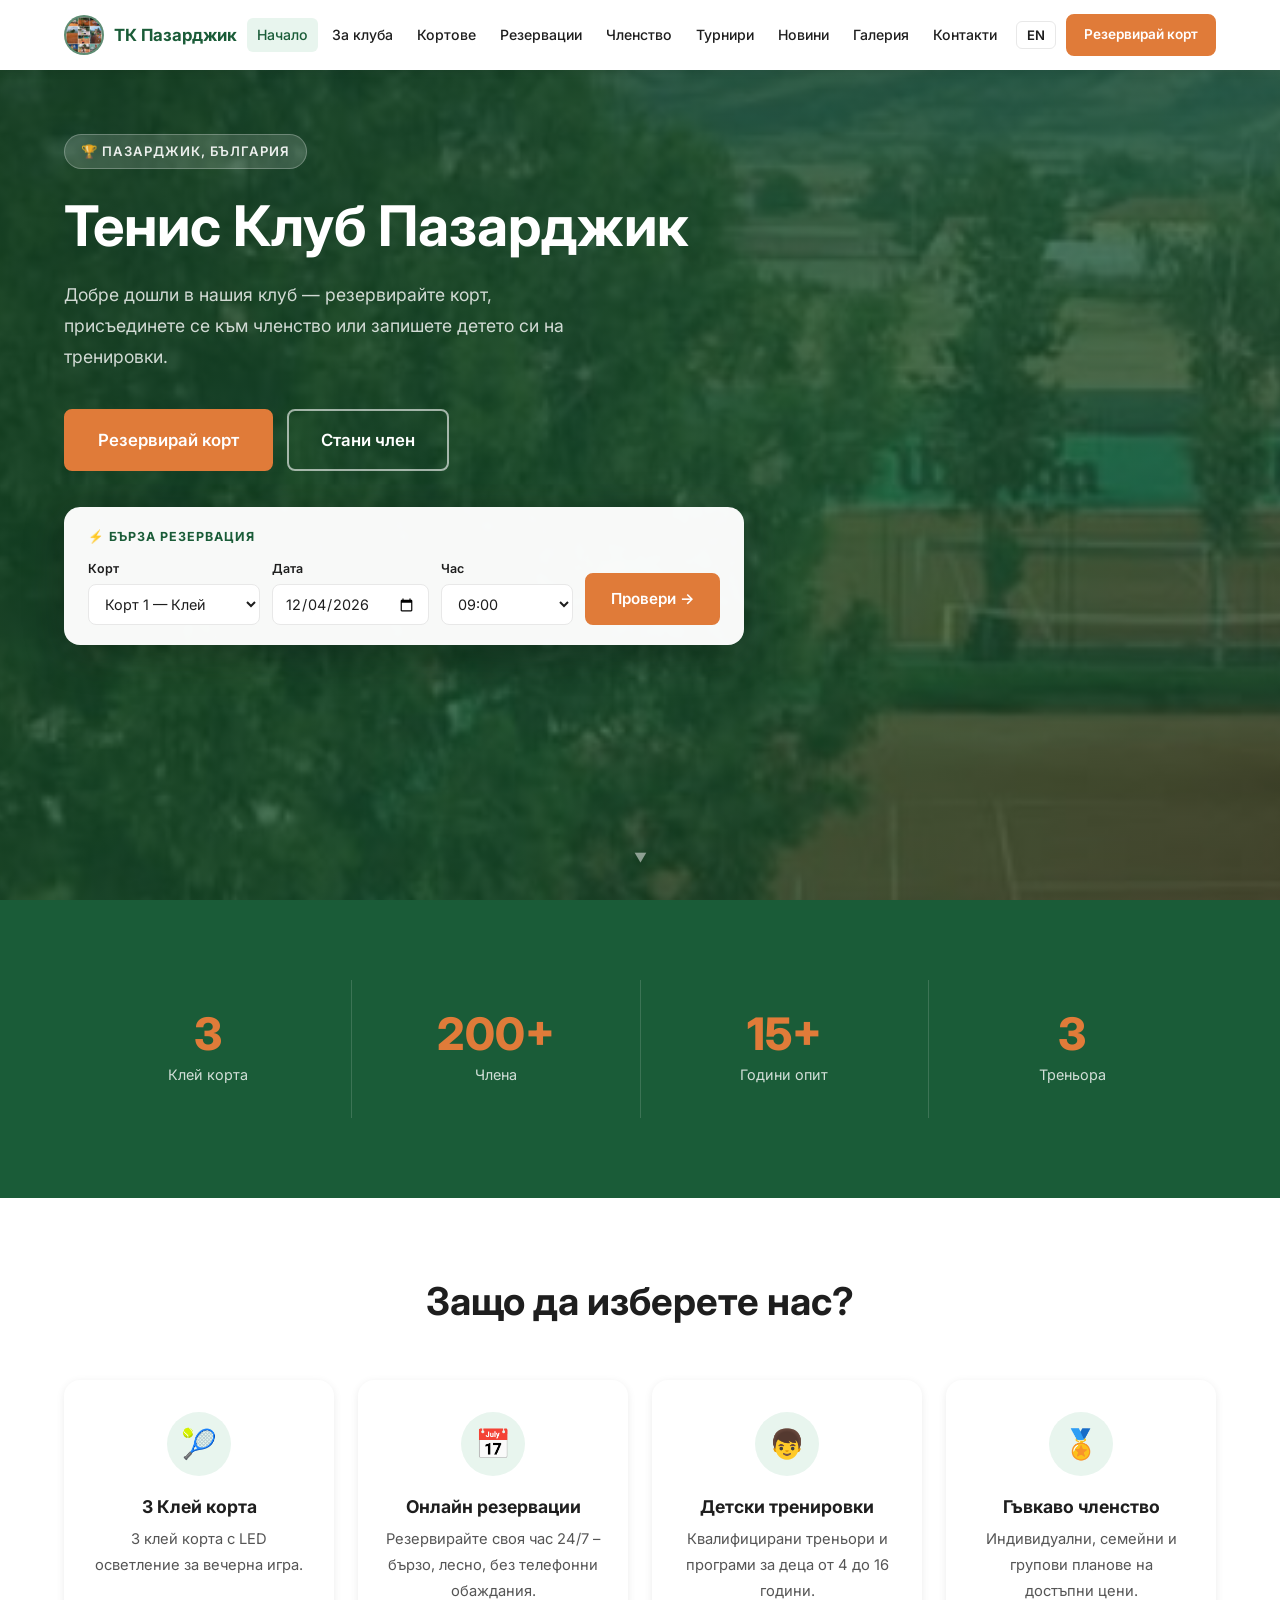
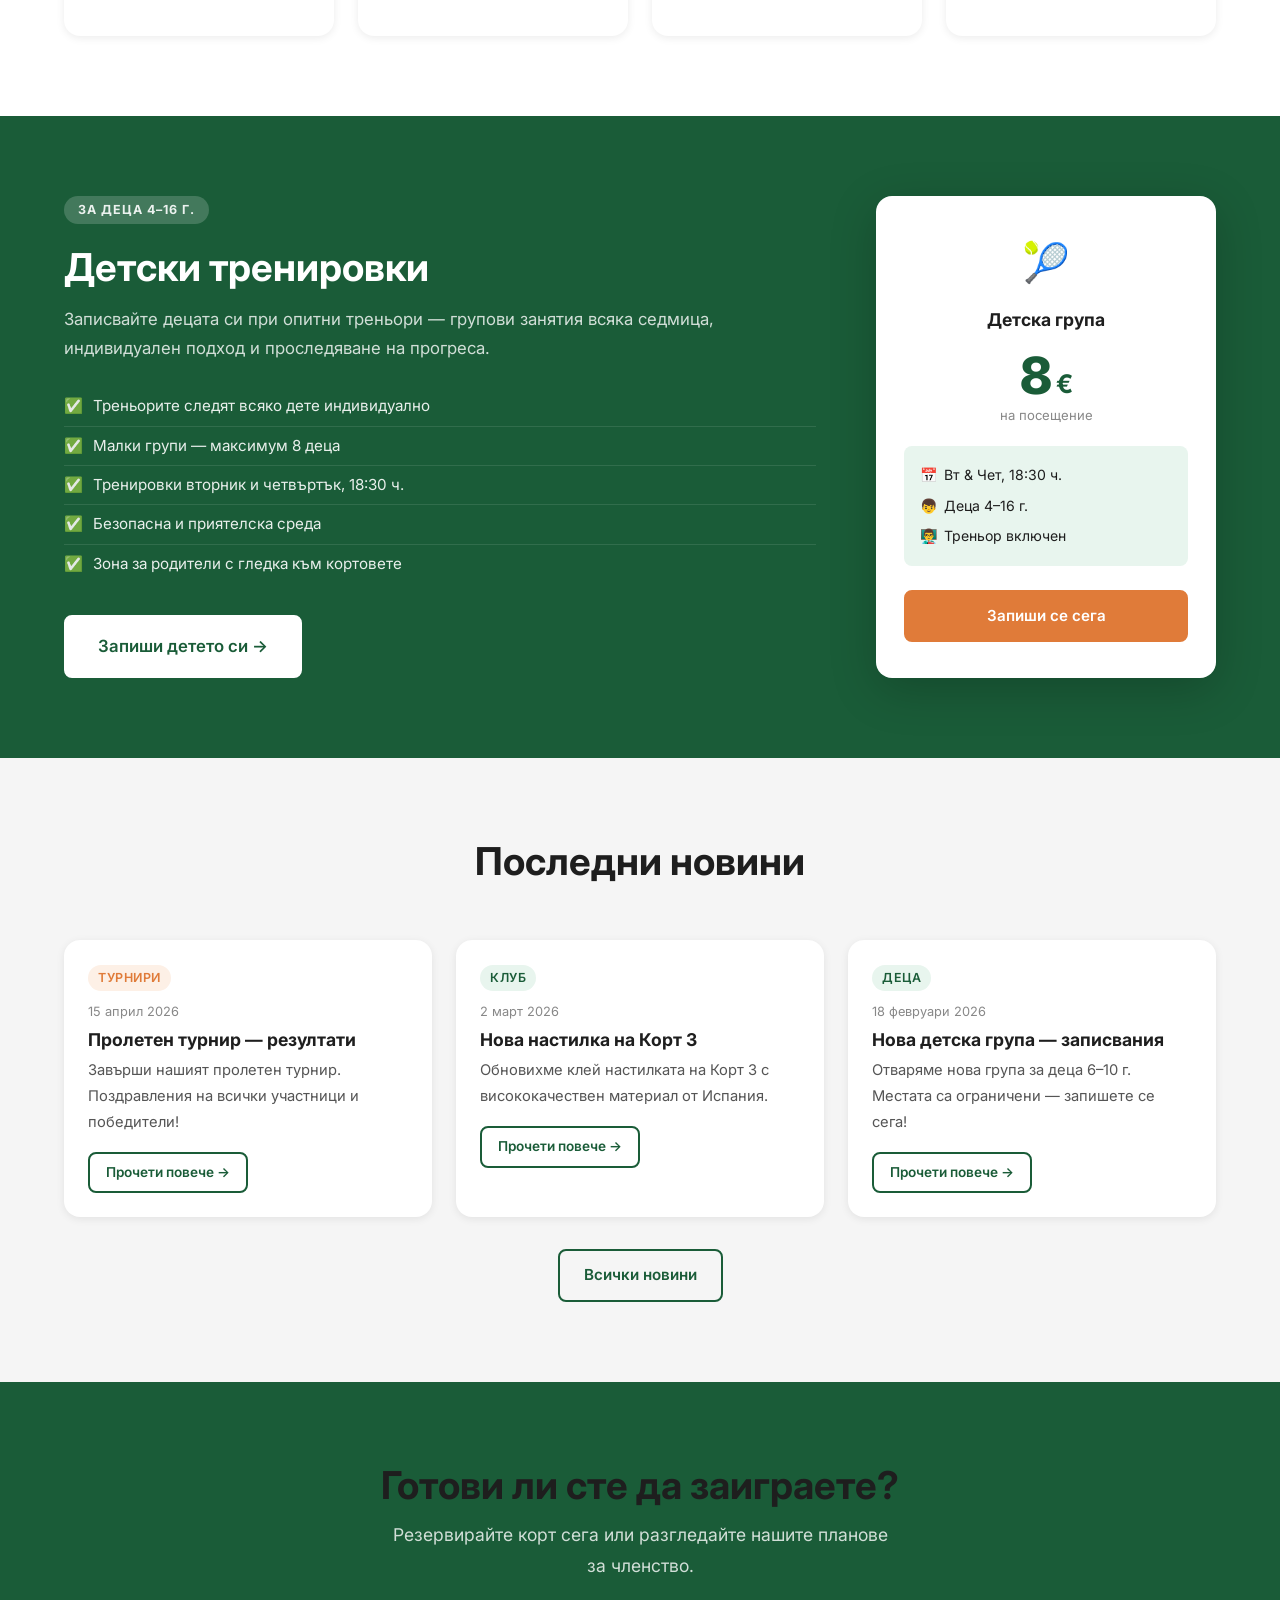
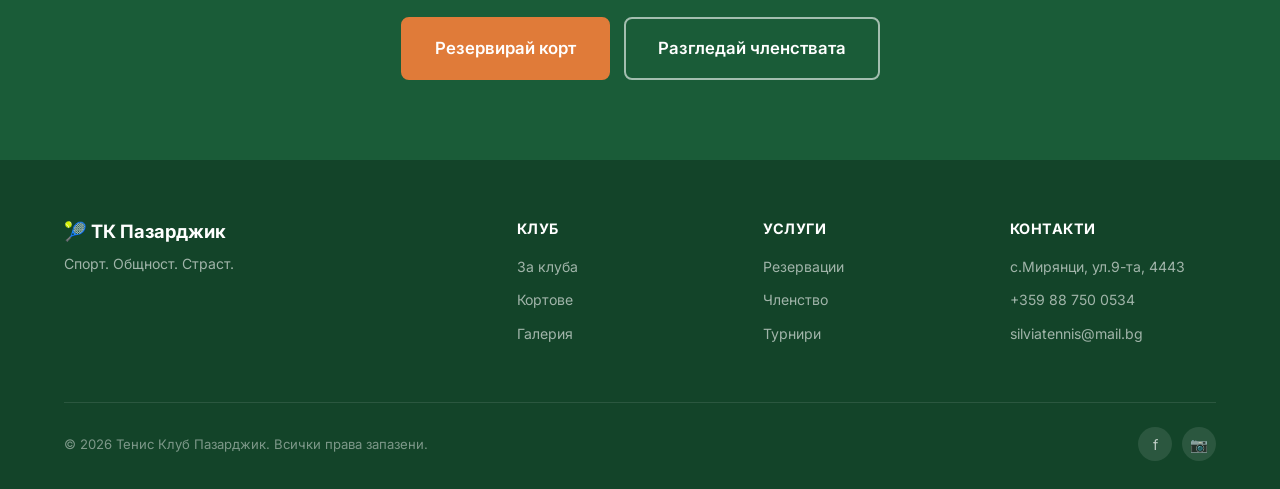
<file: index.html>
<!DOCTYPE html>
<html lang="bg">
<head>
  <meta charset="UTF-8">
  <meta name="viewport" content="width=device-width, initial-scale=1.0">
  <title>Начало — Тенис Клуб Пазарджик</title>
  <meta name="description" content="Тенис Клуб Пазарджик — онлайн резервации, членство, детски тренировки и турнири.">
  <link rel="preconnect" href="https://fonts.googleapis.com">
  <link rel="preconnect" href="https://fonts.gstatic.com" crossorigin>
  <link href="https://fonts.googleapis.com/css2?family=Inter:wght@400;500;600;700;800&display=swap" rel="stylesheet">
  <link rel="stylesheet" href="assets/css/style.css">
  <link rel="stylesheet" href="assets/css/components.css">
  <link rel="stylesheet" href="assets/css/responsive.css">
  <style>
    /* ---- Hero ---- */
    .hero {
      min-height: 100vh;
      background: url('assets/images/courts-cover.jpg') center center / cover no-repeat;
      display: flex;
      align-items: flex-start;
      padding-top: calc(var(--nav-height) + 64px);
      padding-bottom: 80px;
      position: relative;
      overflow: hidden;
    }
    .hero::before {
      content: '';
      position: absolute;
      inset: 0;
      background: linear-gradient(135deg, rgba(15,60,30,0.82) 0%, rgba(20,80,45,0.72) 60%, rgba(15,55,35,0.65) 100%);
    }
    .hero__content {
      position: relative;
      z-index: 1;
      max-width: 680px;
    }
    .hero__eyebrow {
      display: inline-flex;
      align-items: center;
      gap: 8px;
      background: rgba(255,255,255,0.15);
      border: 1px solid rgba(255,255,255,0.25);
      border-radius: 24px;
      padding: 6px 16px;
      font-size: 0.82rem;
      font-weight: 600;
      color: rgba(255,255,255,0.9);
      margin-bottom: 24px;
      text-transform: uppercase;
      letter-spacing: 1px;
    }
    .hero h1 { color: var(--white); margin-bottom: 20px; }
    .hero p   { color: rgba(255,255,255,0.8); font-size: 1.1rem; max-width: 520px; margin-bottom: 36px; }
    .hero__actions { display: flex; gap: 14px; flex-wrap: wrap; }
    .hero__scroll {
      position: absolute;
      bottom: 32px;
      left: 50%;
      transform: translateX(-50%);
      color: rgba(255,255,255,0.5);
      font-size: 0.8rem;
      display: flex;
      flex-direction: column;
      align-items: center;
      gap: 6px;
      animation: bounce 2s infinite;
    }
    @keyframes bounce {
      0%,100% { transform: translateX(-50%) translateY(0); }
      50%      { transform: translateX(-50%) translateY(-8px); }
    }
  </style>
</head>
<body>

<!-- NAVBAR -->
<nav class="navbar">
  <div class="navbar__inner">
    <a href="index.html" class="navbar__logo">
      <img src="assets/images/club-logo.jpg" alt="ТК Пазарджик" class="navbar__logo-icon" style="width:40px;height:40px;border-radius:50%;object-fit:cover;border:2px solid rgba(255,255,255,0.3);">
      <span>ТК Пазарджик</span>
    </a>
    <div class="navbar__links">
      <a href="index.html"        data-i18n="nav.home">Начало</a>
      <a href="about.html"        data-i18n="nav.about">За клуба</a>
      <a href="courts.html"       data-i18n="nav.courts">Кортове</a>
      <a href="reservations.html" data-i18n="nav.reservations">Резервации</a>
      <a href="membership.html"   data-i18n="nav.membership">Членство</a>
      <a href="tournaments.html"  data-i18n="nav.tournaments">Турнири</a>
      <a href="news.html"         data-i18n="nav.news">Новини</a>
      <a href="gallery.html"      data-i18n="nav.gallery">Галерия</a>
      <a href="contact.html"      data-i18n="nav.contact">Контакти</a>
    </div>
    <div class="navbar__actions">
      <button class="lang-btn" onclick="window.tcpzLang.switchLang()">EN</button>
      <a href="reservations.html" class="btn btn--primary btn--sm" data-i18n="btn.book">Резервирай</a>
    </div>
    <button class="navbar__hamburger" aria-label="Menu" aria-expanded="false">
      <span></span><span></span><span></span>
    </button>
  </div>
  <div class="navbar__mobile">
    <a href="index.html"        data-i18n="nav.home">Начало</a>
    <a href="about.html"        data-i18n="nav.about">За клуба</a>
    <a href="courts.html"       data-i18n="nav.courts">Кортове</a>
    <a href="reservations.html" data-i18n="nav.reservations">Резервации</a>
    <a href="membership.html"   data-i18n="nav.membership">Членство</a>
    <a href="tournaments.html"  data-i18n="nav.tournaments">Турнири</a>
    <a href="news.html"         data-i18n="nav.news">Новини</a>
    <a href="gallery.html"      data-i18n="nav.gallery">Галерия</a>
    <a href="contact.html"      data-i18n="nav.contact">Контакти</a>
  </div>
</nav>

<!-- HERO -->
<section class="hero">
  <div class="container">
    <div class="hero__content">
      <div class="hero__eyebrow">🏆 Пазарджик, България</div>
      <h1 data-i18n="home.hero.title">Тенис Клуб Пазарджик</h1>
      <p data-i18n="home.hero.subtitle">Добре дошли в нашия клуб — резервирайте корт, присъединете се към членство или запишете детето си на тренировки.</p>
      <div class="hero__actions">
        <a href="reservations.html" class="btn btn--primary btn--lg" data-i18n="btn.book">Резервирай корт</a>
        <a href="membership.html"   class="btn btn--white-outline btn--lg" data-i18n="btn.join">Стани член</a>
      </div>

      <!-- Quick Booking Widget -->
      <div class="hero__quick-book">
        <div class="quick-book__label" data-i18n="home.qbook.label">⚡ Бърза резервация</div>
        <div class="quick-book__fields">
          <div class="quick-book__field">
            <label data-i18n="home.qbook.court">Корт</label>
            <select id="qb-court">
              <option value="1" data-i18n="home.qbook.c1">Корт 1 — Клей</option>
              <option value="2" data-i18n="home.qbook.c2">Корт 2 — Клей</option>
              <option value="3" data-i18n="home.qbook.c3">Корт 3 — Клей</option>
            </select>
          </div>
          <div class="quick-book__field">
            <label data-i18n="home.qbook.date">Дата</label>
            <input type="date" id="qb-date">
          </div>
          <div class="quick-book__field">
            <label data-i18n="home.qbook.time">Час</label>
            <select id="qb-time">
              <option>09:00</option>
              <option>10:00</option>
              <option>11:00</option>
              <option>12:00</option>
              <option>15:00</option>
              <option>16:00</option>
              <option>17:00</option>
              <option>18:00</option>
              <option>19:00</option>
              <option>20:00</option>
            </select>
          </div>
          <a href="reservations.html" id="qb-submit" class="btn btn--primary quick-book__btn" data-i18n="home.qbook.btn">Провери →</a>
        </div>
      </div>
    </div>
  </div>
  <div class="hero__scroll">▼</div>
</section>

<!-- STATS -->
<section class="section section--green" id="stats">
  <div class="container">
    <div class="stats-row">
      <div class="stat"><div class="stat__number">3</div><div class="stat__label" data-i18n="home.stats.courts">Клей корта</div></div>
      <div class="stat"><div class="stat__number">200+</div><div class="stat__label" data-i18n="home.stats.members">Члена</div></div>
      <div class="stat"><div class="stat__number">15+</div><div class="stat__label" data-i18n="home.stats.experience">Години опит</div></div>
      <div class="stat"><div class="stat__number">3</div><div class="stat__label" data-i18n="home.stats.coaches">Треньора</div></div>
    </div>
  </div>
</section>

<!-- FEATURES -->
<section class="section" id="features">
  <div class="container">
    <div class="section__header">
      <h2 data-i18n="home.features.h">Защо да изберете нас?</h2>
    </div>
    <div class="grid-4">
      <div class="feature-card">
        <div class="feature-card__icon">🎾</div>
        <h3 data-i18n="home.feat1.title">3 Клей корта</h3>
        <p  data-i18n="home.feat1.text">3 клей корта с LED осветление за вечерна игра.</p>
      </div>
      <div class="feature-card">
        <div class="feature-card__icon">📅</div>
        <h3 data-i18n="home.feat2.title">Онлайн резервации</h3>
        <p  data-i18n="home.feat2.text">Резервирайте своя час 24/7 – бързо, лесно, без телефонни обаждания.</p>
      </div>
      <div class="feature-card">
        <div class="feature-card__icon">👦</div>
        <h3 data-i18n="home.feat3.title">Детски тренировки</h3>
        <p  data-i18n="home.feat3.text">Квалифицирани треньори и програми за деца от 4 до 16 години.</p>
      </div>
      <div class="feature-card">
        <div class="feature-card__icon">🏅</div>
        <h3 data-i18n="home.feat4.title">Гъвкаво членство</h3>
        <p  data-i18n="home.feat4.text">Индивидуални, семейни и групови планове на достъпни цени.</p>
      </div>
    </div>
  </div>
</section>

<!-- KIDS SECTION -->
<section class="section kids-section">
  <div class="container">
    <div class="kids-section__inner">
      <div class="kids-section__text">
        <div class="kids-section__eyebrow" data-i18n="home.kids.eyebrow">За деца 4–16 г.</div>
        <h2 data-i18n="home.kids.h">Детски тренировки</h2>
        <p data-i18n="home.kids.text">Записвайте децата си при опитни треньори — групови занятия всяка седмица, индивидуален подход и проследяване на прогреса.</p>
        <ul class="kids-section__list">
          <li>✅ <span data-i18n="home.kids.li1">Треньорите следят всяко дете индивидуално</span></li>
          <li>✅ <span data-i18n="home.kids.li2">Малки групи — максимум 8 деца</span></li>
          <li>✅ <span data-i18n="home.kids.li3">Тренировки вторник и четвъртък, 18:30 ч.</span></li>
          <li>✅ <span data-i18n="home.kids.li4">Безопасна и приятелска среда</span></li>
          <li>✅ <span data-i18n="home.kids.li5">Зона за родители с гледка към кортовете</span></li>
        </ul>
        <a href="contact.html" class="btn btn--white btn--lg" data-i18n="home.kids.cta">Запиши детето си →</a>
      </div>
      <div class="kids-section__price-card">
        <div class="kids-section__price-icon">🎾</div>
        <div class="kids-section__price-title" data-i18n="home.kids.card.title">Детска група</div>
        <div class="kids-section__price-amount"><span>8</span><em>€</em></div>
        <div class="kids-section__price-sub" data-i18n="home.kids.card.sub">на посещение</div>
        <div class="kids-section__price-info">
          <div>📅 <span data-i18n="home.kids.card.info1">Вт & Чет, 18:30 ч.</span></div>
          <div>👦 <span data-i18n="home.kids.card.info2">Деца 4–16 г.</span></div>
          <div>👨‍🏫 <span data-i18n="home.kids.card.info3">Треньор включен</span></div>
        </div>
        <a href="contact.html" class="btn btn--join-kids" data-i18n="home.kids.card.btn">Запиши се сега</a>
      </div>
    </div>
  </div>
</section>

<!-- NEWS PREVIEW -->
<section class="section section--gray" id="news-preview">
  <div class="container">
    <div class="section__header">
      <h2 data-i18n="home.news.h">Последни новини</h2>
    </div>
    <div class="grid-3">
      <article class="card news-card">
        <div class="card__body">
          <span class="card__badge badge--orange">Турнири</span>
          <p class="card__date">15 април 2026</p>
          <h3 class="card__title">Пролетен турнир — резултати</h3>
          <p class="card__text">Завърши нашият пролетен турнир. Поздравления на всички участници и победители!</p>
          <a href="news.html" class="btn btn--secondary btn--sm" data-i18n="news.read_more">Прочети повече →</a>
        </div>
      </article>
      <article class="card news-card">
        <div class="card__body">
          <span class="card__badge badge--green">Клуб</span>
          <p class="card__date">2 март 2026</p>
          <h3 class="card__title">Нова настилка на Корт 3</h3>
          <p class="card__text">Обновихме клей настилката на Корт 3 с висококачествен материал от Испания.</p>
          <a href="news.html" class="btn btn--secondary btn--sm" data-i18n="news.read_more">Прочети повече →</a>
        </div>
      </article>
      <article class="card news-card">
        <div class="card__body">
          <span class="card__badge badge--green">Деца</span>
          <p class="card__date">18 февруари 2026</p>
          <h3 class="card__title">Нова детска група — записвания</h3>
          <p class="card__text">Отваряме нова група за деца 6–10 г. Местата са ограничени — запишете се сега!</p>
          <a href="news.html" class="btn btn--secondary btn--sm" data-i18n="news.read_more">Прочети повече →</a>
        </div>
      </article>
    </div>
    <div class="text-center mt-32">
      <a href="news.html" class="btn btn--secondary" data-i18n="btn.all_news">Всички новини</a>
    </div>
  </div>
</section>

<!-- CTA -->
<section class="section section--green">
  <div class="container text-center">
    <h2 data-i18n="home.cta.h">Готови ли сте да заиграете?</h2>
    <p data-i18n="home.cta.text" style="color:rgba(255,255,255,0.8);font-size:1.1rem;max-width:500px;margin:12px auto 36px;">Резервирайте корт сега или разгледайте нашите планове за членство.</p>
    <div style="display:flex;gap:14px;justify-content:center;flex-wrap:wrap;">
      <a href="reservations.html" class="btn btn--primary btn--lg" data-i18n="btn.book">Резервирай корт</a>
      <a href="membership.html"   class="btn btn--white-outline btn--lg" data-i18n="home.cta.btn2">Разгледай членствата</a>
    </div>
  </div>
</section>

<!-- FOOTER -->
<footer class="footer">
  <div class="container">
    <div class="footer__grid">
      <div class="footer__brand">
        <h3>🎾 ТК Пазарджик</h3>
        <p data-i18n="footer.tagline">Спорт. Общност. Страст.</p>
      </div>
      <div class="footer__col">
        <h4 data-i18n="footer.col.club">Клуб</h4>
        <ul>
          <li><a href="about.html"   data-i18n="nav.about">За клуба</a></li>
          <li><a href="courts.html"  data-i18n="nav.courts">Кортове</a></li>
          <li><a href="gallery.html" data-i18n="nav.gallery">Галерия</a></li>
        </ul>
      </div>
      <div class="footer__col">
        <h4 data-i18n="footer.col.services">Услуги</h4>
        <ul>
          <li><a href="reservations.html" data-i18n="nav.reservations">Резервации</a></li>
          <li><a href="membership.html"   data-i18n="nav.membership">Членство</a></li>
          <li><a href="tournaments.html"  data-i18n="nav.tournaments">Турнири</a></li>
        </ul>
      </div>
      <div class="footer__col">
        <h4 data-i18n="nav.contact">Контакти</h4>
        <ul>
          <li><a href="contact.html"               data-i18n="footer.address">Мирянци, Пазарджик</a></li>
          <li><a href="tel:+35988750534"            data-i18n="footer.phone">+359 88 750 0534</a></li>
          <li><a href="mailto:silviatennis@mail.bg" data-i18n="footer.email">silviatennis@mail.bg</a></li>
        </ul>
      </div>
    </div>
    <div class="footer__bottom">
      <p data-i18n="footer.copy">© 2026 Тенис Клуб Пазарджик. Всички права запазени.</p>
      <div class="social-links">
        <a href="https://www.facebook.com/p/%D0%A2%D0%B5%D0%BD%D0%B8%D1%81-%D0%9A%D0%BB%D1%83%D0%B1-%D0%9F%D0%B0%D0%B7%D0%B0%D1%80%D0%B4%D0%B6%D0%B8%D0%BA-100057644463052/" class="social-link" aria-label="Facebook" target="_blank" rel="noopener">f</a>
        <a href="#" class="social-link" aria-label="Instagram">📷</a>
      </div>
    </div>
  </div>
</footer>

<button id="scroll-top" aria-label="Scroll to top">↑</button>

<script src="assets/js/lang.js"></script>
<script src="assets/js/main.js"></script>
</body>
</html>
</file>
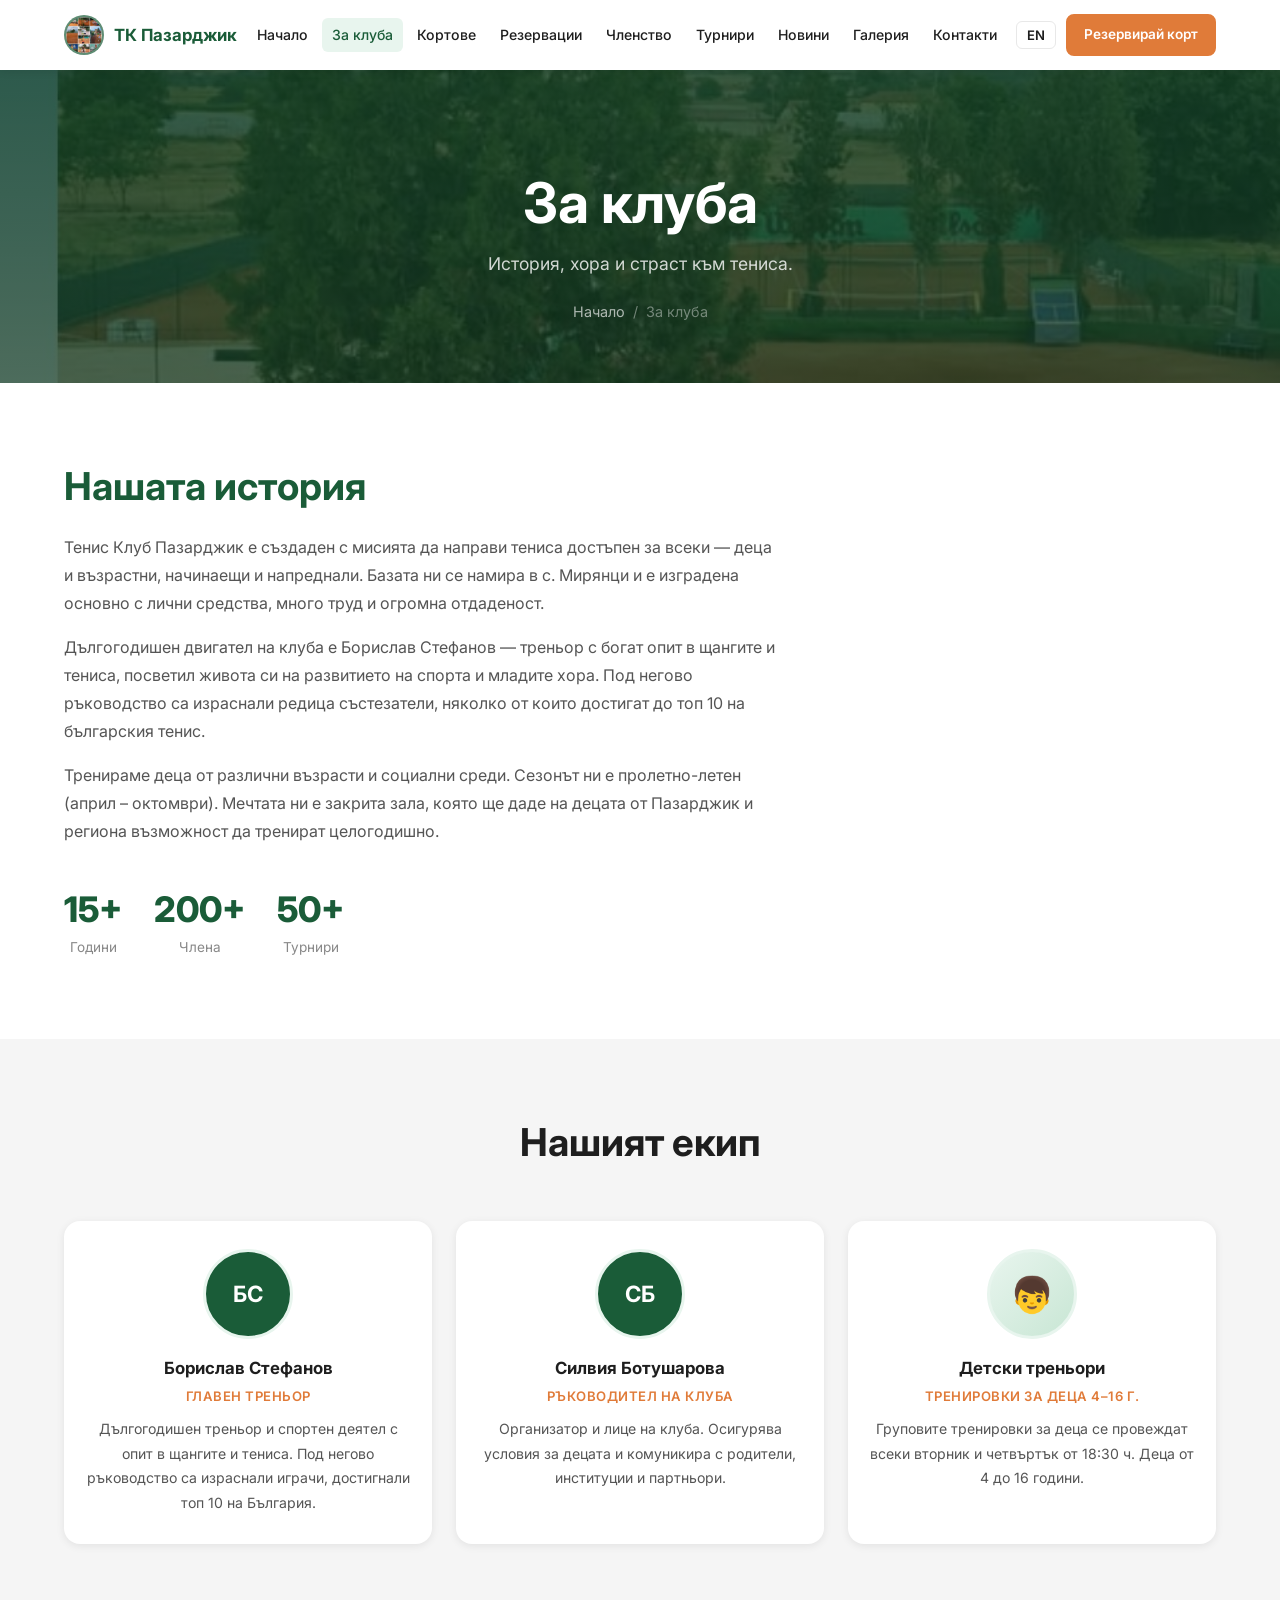
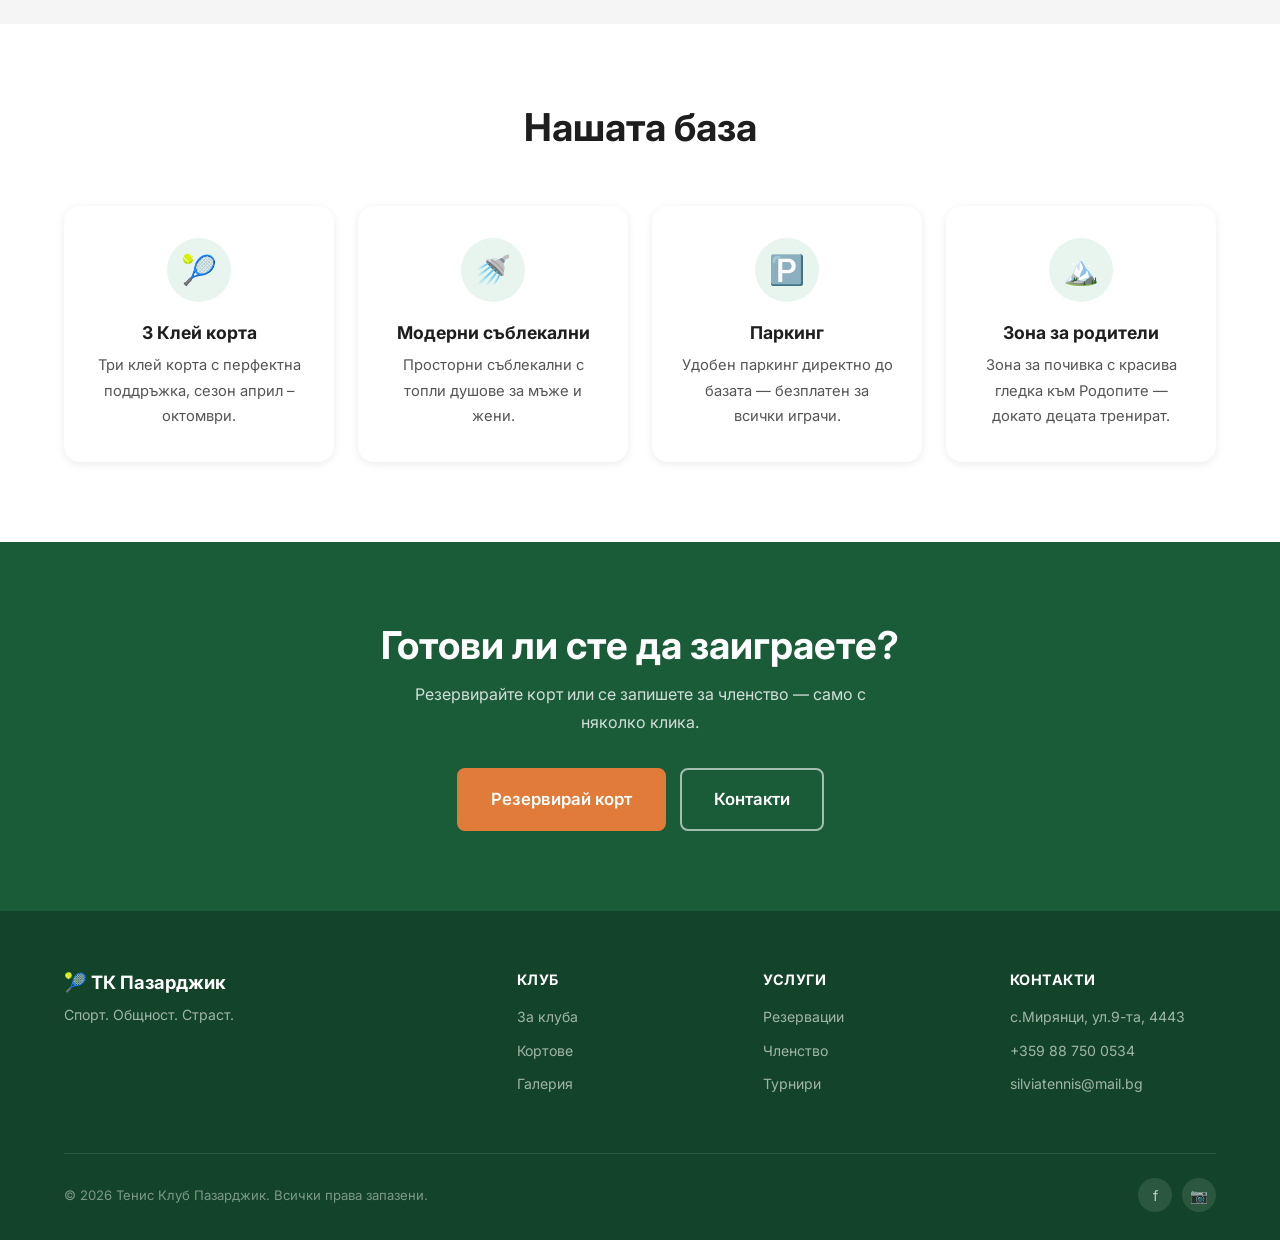
<file: about.html>
<!DOCTYPE html>
<html lang="bg">
<head>
  <meta charset="UTF-8">
  <meta name="viewport" content="width=device-width, initial-scale=1.0">
  <title>За клуба — Тенис Клуб Пазарджик</title>
  <meta name="description" content="История, треньори и съоръжения на Тенис Клуб Пазарджик.">
  <link rel="preconnect" href="https://fonts.googleapis.com">
  <link rel="preconnect" href="https://fonts.gstatic.com" crossorigin>
  <link href="https://fonts.googleapis.com/css2?family=Inter:wght@400;500;600;700;800&display=swap" rel="stylesheet">
  <link rel="stylesheet" href="assets/css/style.css">
  <link rel="stylesheet" href="assets/css/components.css">
  <link rel="stylesheet" href="assets/css/responsive.css">
</head>
<body>

<!-- NAVBAR -->
<nav class="navbar">
  <div class="navbar__inner">
    <a href="index.html" class="navbar__logo">
      <img src="assets/images/club-logo.jpg" alt="ТК Пазарджик" class="navbar__logo-icon" style="width:40px;height:40px;border-radius:50%;object-fit:cover;border:2px solid rgba(255,255,255,0.3);">
      <span>ТК Пазарджик</span>
    </a>
    <div class="navbar__links">
      <a href="index.html"        data-i18n="nav.home">Начало</a>
      <a href="about.html"        data-i18n="nav.about">За клуба</a>
      <a href="courts.html"       data-i18n="nav.courts">Кортове</a>
      <a href="reservations.html" data-i18n="nav.reservations">Резервации</a>
      <a href="membership.html"   data-i18n="nav.membership">Членство</a>
      <a href="tournaments.html"  data-i18n="nav.tournaments">Турнири</a>
      <a href="news.html"         data-i18n="nav.news">Новини</a>
      <a href="gallery.html"      data-i18n="nav.gallery">Галерия</a>
      <a href="contact.html"      data-i18n="nav.contact">Контакти</a>
    </div>
    <div class="navbar__actions">
      <button class="lang-btn" onclick="window.tcpzLang.switchLang()">EN</button>
      <a href="reservations.html" class="btn btn--primary btn--sm" data-i18n="btn.book">Резервирай</a>
    </div>
    <button class="navbar__hamburger" aria-label="Menu" aria-expanded="false">
      <span></span><span></span><span></span>
    </button>
  </div>
  <div class="navbar__mobile">
    <a href="index.html"        data-i18n="nav.home">Начало</a>
    <a href="about.html"        data-i18n="nav.about">За клуба</a>
    <a href="courts.html"       data-i18n="nav.courts">Кортове</a>
    <a href="reservations.html" data-i18n="nav.reservations">Резервации</a>
    <a href="membership.html"   data-i18n="nav.membership">Членство</a>
    <a href="tournaments.html"  data-i18n="nav.tournaments">Турнири</a>
    <a href="news.html"         data-i18n="nav.news">Новини</a>
    <a href="gallery.html"      data-i18n="nav.gallery">Галерия</a>
    <a href="contact.html"      data-i18n="nav.contact">Контакти</a>
  </div>
</nav>

<!-- PAGE HERO -->
<div class="page-hero">
  <div class="container">
    <h1 data-i18n="about.hero.title">За клуба</h1>
    <p  data-i18n="about.hero.sub">История, хора и страст към тениса.</p>
    <div class="breadcrumb">
      <a href="index.html" data-i18n="nav.home">Начало</a>
      <span>/</span>
      <span data-i18n="nav.about">За клуба</span>
    </div>
  </div>
</div>

<!-- STORY -->
<section class="section">
  <div class="container">
    <div style="max-width:720px;">
      <h2 data-i18n="about.story.h" class="text-green">Нашата история</h2>
        <p class="mt-24" data-i18n="about.story.p1">Тенис Клуб Пазарджик е създаден с мисията да направи тениса достъпен за всеки — деца и възрастни, начинаещи и напреднали. Базата ни се намира в с. Мирянци и е изградена основно с лични средства, много труд и огромна отдаденост.</p>
        <p class="mt-16" data-i18n="about.story.p2">Дългогодишен двигател на клуба е Борислав Стефанов — треньор с богат опит в щангите и тениса, посветил живота си на развитието на спорта и младите хора. Под негово ръководство са израснали редица състезатели, няколко от които достигат до топ 10 на българския тенис.</p>
        <p class="mt-16" data-i18n="about.story.p3">Тренираме деца от различни възрасти и социални среди. Сезонът ни е пролетно-летен (април – октомври). Мечтата ни е закрита зала, която ще даде на децата от Пазарджик и региона възможност да тренират целогодишно.</p>
        <div style="display:flex;gap:32px;margin-top:36px;">
          <div style="text-align:center;">
            <div style="font-size:2.2rem;font-weight:800;color:var(--green);">15+</div>
            <div style="font-size:0.85rem;color:var(--gray);">Години</div>
          </div>
          <div style="text-align:center;">
            <div style="font-size:2.2rem;font-weight:800;color:var(--green);">200+</div>
            <div style="font-size:0.85rem;color:var(--gray);">Члена</div>
          </div>
          <div style="text-align:center;">
            <div style="font-size:2.2rem;font-weight:800;color:var(--green);">50+</div>
            <div style="font-size:0.85rem;color:var(--gray);">Турнири</div>
          </div>
        </div>
    </div>
  </div>
</section>

<!-- TEAM -->
<section class="section section--gray">
  <div class="container">
    <div class="section__header">
      <h2 data-i18n="about.team.h">Нашият екип</h2>
    </div>
    <div class="grid-3">
      <div class="team-card">
        <div class="team-card__avatar" style="background:var(--green);color:var(--white);font-size:1.4rem;font-weight:700;">БС</div>
        <div class="team-card__name" data-i18n="about.coach1.name">Борислав Стефанов</div>
        <div class="team-card__role" data-i18n="about.coach1.role">Главен треньор</div>
        <p class="team-card__bio" data-i18n="about.coach1.bio">Дългогодишен треньор и спортен деятел с опит в щангите и тениса. Под негово ръководство са израснали играчи, достигнали топ 10 на България.</p>
      </div>
      <div class="team-card">
        <div class="team-card__avatar" style="background:var(--green);color:var(--white);font-size:1.4rem;font-weight:700;">СБ</div>
        <div class="team-card__name" data-i18n="about.coach2.name">Силвия Ботушарова</div>
        <div class="team-card__role" data-i18n="about.coach2.role">Ръководител на клуба</div>
        <p class="team-card__bio" data-i18n="about.coach2.bio">Организатор и лице на клуба. Осигурява условия за децата и комуникира с родители, институции и партньори.</p>
      </div>
      <div class="team-card">
        <div class="team-card__avatar">👦</div>
        <div class="team-card__name" data-i18n="about.coach3.name">Детски треньори</div>
        <div class="team-card__role" data-i18n="about.coach3.role">Тренировки за деца 4–16 г.</div>
        <p class="team-card__bio" data-i18n="about.coach3.bio">Груповите тренировки за деца се провеждат всеки вторник и четвъртък от 18:30 ч. Деца от 4 до 16 години.</p>
      </div>
    </div>
  </div>
</section>

<!-- FACILITIES -->
<section class="section">
  <div class="container">
    <div class="section__header">
      <h2 data-i18n="about.facilities.h">Нашата база</h2>
    </div>
    <div class="grid-4">
      <div class="feature-card">
        <div class="feature-card__icon">🎾</div>
        <h3 data-i18n="about.fac1.title">3 Клей корта</h3>
        <p  data-i18n="about.fac1.text">Три клей корта с перфектна поддръжка, сезон април – октомври.</p>
      </div>
      <div class="feature-card">
        <div class="feature-card__icon">🚿</div>
        <h3 data-i18n="about.fac2.title">Модерни съблекални</h3>
        <p  data-i18n="about.fac2.text">Просторни съблекални с топли душове за мъже и жени.</p>
      </div>
      <div class="feature-card">
        <div class="feature-card__icon">🅿️</div>
        <h3 data-i18n="about.fac3.title">Паркинг</h3>
        <p  data-i18n="about.fac3.text">Удобен паркинг директно до базата — безплатен за всички играчи.</p>
      </div>
      <div class="feature-card">
        <div class="feature-card__icon">🏔️</div>
        <h3 data-i18n="about.fac4.title">Зона за родители</h3>
        <p  data-i18n="about.fac4.text">Зона за почивка с красива гледка към Родопите — докато децата тренират.</p>
      </div>
    </div>
  </div>
</section>

<!-- CTA -->
<section class="section section--green">
  <div class="container text-center">
    <h2 style="color:var(--white);" data-i18n="about.cta.h">Готови ли сте да заиграете?</h2>
    <p style="color:rgba(255,255,255,0.8);max-width:480px;margin:12px auto 32px;" data-i18n="about.cta.text">Резервирайте корт или се запишете за членство — само с няколко клика.</p>
    <div style="display:flex;gap:14px;justify-content:center;flex-wrap:wrap;">
      <a href="reservations.html" class="btn btn--primary btn--lg" data-i18n="btn.book">Резервирай корт</a>
      <a href="contact.html"      class="btn btn--white-outline btn--lg" data-i18n="nav.contact">Контакти</a>
    </div>
  </div>
</section>

<!-- FOOTER -->
<footer class="footer">
  <div class="container">
    <div class="footer__grid">
      <div class="footer__brand">
        <h3>🎾 ТК Пазарджик</h3>
        <p data-i18n="footer.tagline">Спорт. Общност. Страст.</p>
      </div>
      <div class="footer__col">
        <h4 data-i18n="footer.col.club">Клуб</h4>
        <ul>
          <li><a href="about.html"   data-i18n="nav.about">За клуба</a></li>
          <li><a href="courts.html"  data-i18n="nav.courts">Кортове</a></li>
          <li><a href="gallery.html" data-i18n="nav.gallery">Галерия</a></li>
        </ul>
      </div>
      <div class="footer__col">
        <h4 data-i18n="footer.col.services">Услуги</h4>
        <ul>
          <li><a href="reservations.html" data-i18n="nav.reservations">Резервации</a></li>
          <li><a href="membership.html"   data-i18n="nav.membership">Членство</a></li>
          <li><a href="tournaments.html"  data-i18n="nav.tournaments">Турнири</a></li>
        </ul>
      </div>
      <div class="footer__col">
        <h4 data-i18n="nav.contact">Контакти</h4>
        <ul>
          <li><a href="contact.html"               data-i18n="footer.address">Мирянци, Пазарджик</a></li>
          <li><a href="tel:+35988750534"            data-i18n="footer.phone">+359 88 750 0534</a></li>
          <li><a href="mailto:silviatennis@mail.bg" data-i18n="footer.email">silviatennis@mail.bg</a></li>
        </ul>
      </div>
    </div>
    <div class="footer__bottom">
      <p data-i18n="footer.copy">© 2026 Тенис Клуб Пазарджик. Всички права запазени.</p>
      <div class="social-links">
        <a href="https://www.facebook.com/p/%D0%A2%D0%B5%D0%BD%D0%B8%D1%81-%D0%9A%D0%BB%D1%83%D0%B1-%D0%9F%D0%B0%D0%B7%D0%B0%D1%80%D0%B4%D0%B6%D0%B8%D0%BA-100057644463052/" class="social-link" aria-label="Facebook" target="_blank" rel="noopener">f</a>
        <a href="#" class="social-link" aria-label="Instagram">📷</a>
      </div>
    </div>
  </div>
</footer>

<button id="scroll-top" aria-label="Scroll to top">↑</button>

<script src="assets/js/lang.js"></script>
<script src="assets/js/main.js"></script>
</body>
</html>
</file>
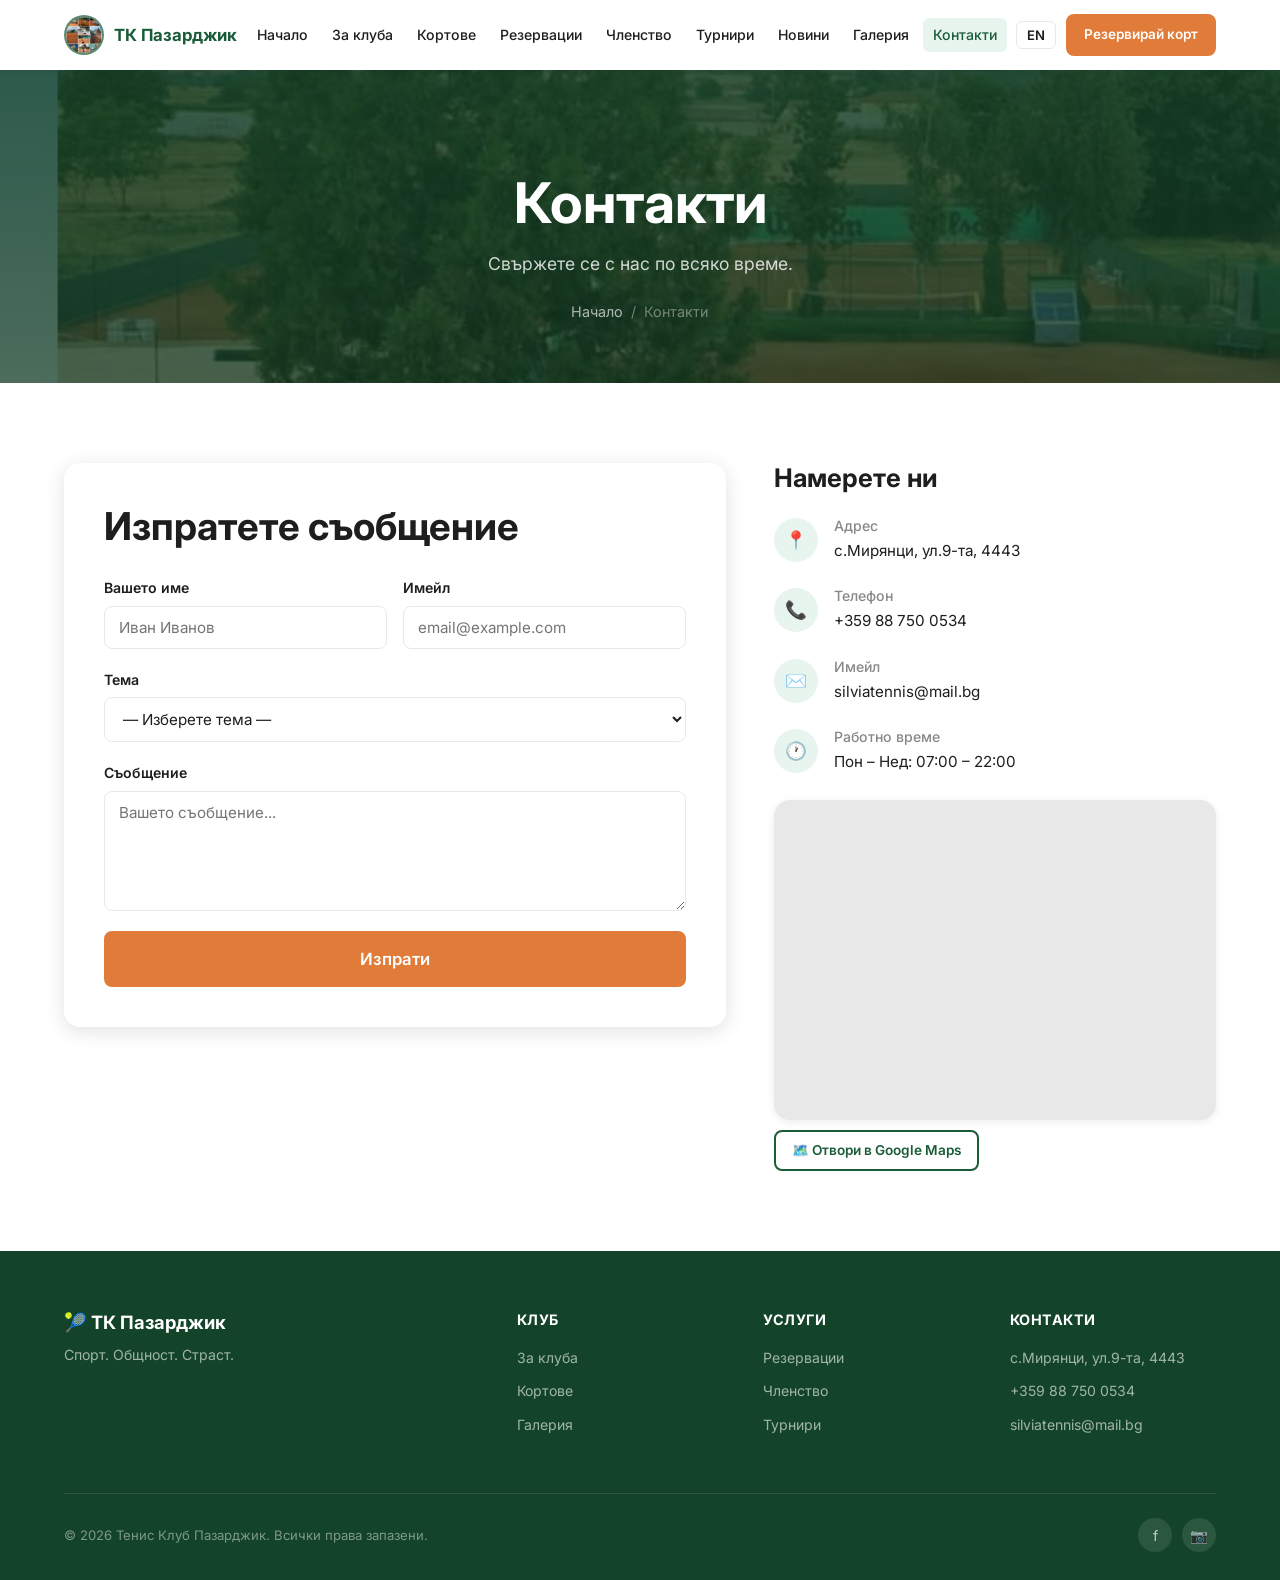
<file: contact.html>
<!DOCTYPE html>
<html lang="bg">
<head>
  <meta charset="UTF-8">
  <meta name="viewport" content="width=device-width, initial-scale=1.0">
  <title>Контакти — Тенис Клуб Пазарджик</title>
  <meta name="description" content="Свържете се с Тенис Клуб Пазарджик. Адрес, телефон, имейл и онлайн форма.">
  <link rel="preconnect" href="https://fonts.googleapis.com">
  <link rel="preconnect" href="https://fonts.gstatic.com" crossorigin>
  <link href="https://fonts.googleapis.com/css2?family=Inter:wght@400;500;600;700;800&display=swap" rel="stylesheet">
  <link rel="stylesheet" href="assets/css/style.css">
  <link rel="stylesheet" href="assets/css/components.css">
  <link rel="stylesheet" href="assets/css/responsive.css">
</head>
<body>

<!-- NAVBAR -->
<nav class="navbar">
  <div class="navbar__inner">
    <a href="index.html" class="navbar__logo">
      <img src="assets/images/club-logo.jpg" alt="ТК Пазарджик" class="navbar__logo-icon" style="width:40px;height:40px;border-radius:50%;object-fit:cover;border:2px solid rgba(255,255,255,0.3);">
      <span>ТК Пазарджик</span>
    </a>
    <div class="navbar__links">
      <a href="index.html"        data-i18n="nav.home">Начало</a>
      <a href="about.html"        data-i18n="nav.about">За клуба</a>
      <a href="courts.html"       data-i18n="nav.courts">Кортове</a>
      <a href="reservations.html" data-i18n="nav.reservations">Резервации</a>
      <a href="membership.html"   data-i18n="nav.membership">Членство</a>
      <a href="tournaments.html"  data-i18n="nav.tournaments">Турнири</a>
      <a href="news.html"         data-i18n="nav.news">Новини</a>
      <a href="gallery.html"      data-i18n="nav.gallery">Галерия</a>
      <a href="contact.html"      data-i18n="nav.contact">Контакти</a>
    </div>
    <div class="navbar__actions">
      <button class="lang-btn" onclick="window.tcpzLang.switchLang()">EN</button>
      <a href="reservations.html" class="btn btn--primary btn--sm" data-i18n="btn.book">Резервирай</a>
    </div>
    <button class="navbar__hamburger" aria-label="Menu" aria-expanded="false">
      <span></span><span></span><span></span>
    </button>
  </div>
  <div class="navbar__mobile">
    <a href="index.html"        data-i18n="nav.home">Начало</a>
    <a href="about.html"        data-i18n="nav.about">За клуба</a>
    <a href="courts.html"       data-i18n="nav.courts">Кортове</a>
    <a href="reservations.html" data-i18n="nav.reservations">Резервации</a>
    <a href="membership.html"   data-i18n="nav.membership">Членство</a>
    <a href="tournaments.html"  data-i18n="nav.tournaments">Турнири</a>
    <a href="news.html"         data-i18n="nav.news">Новини</a>
    <a href="gallery.html"      data-i18n="nav.gallery">Галерия</a>
    <a href="contact.html"      data-i18n="nav.contact">Контакти</a>
  </div>
</nav>

<!-- PAGE HERO -->
<div class="page-hero">
  <div class="container">
    <h1 data-i18n="contact.hero.title">Контакти</h1>
    <p  data-i18n="contact.hero.sub">Свържете се с нас по всяко време.</p>
    <div class="breadcrumb">
      <a href="index.html" data-i18n="nav.home">Начало</a>
      <span>/</span>
      <span data-i18n="nav.contact">Контакти</span>
    </div>
  </div>
</div>

<!-- CONTACT CONTENT -->
<section class="section">
  <div class="container">
    <div style="display:grid;grid-template-columns:1.5fr 1fr;gap:48px;align-items:start;">

      <!-- Form -->
      <div style="background:var(--white);border-radius:var(--radius-lg);box-shadow:var(--shadow-md);padding:40px;">
        <h2 data-i18n="contact.form.h" style="margin-bottom:28px;">Изпратете съобщение</h2>
        <form data-form="contact" novalidate>
          <div class="form-row">
            <div class="form-group">
              <label data-i18n="contact.name">Вашето име</label>
              <input type="text" name="name" placeholder="Иван Иванов" required>
            </div>
            <div class="form-group">
              <label data-i18n="contact.email">Имейл</label>
              <input type="email" name="email" placeholder="email@example.com" required>
            </div>
          </div>
          <div class="form-group">
            <label data-i18n="contact.subject">Тема</label>
            <select name="subject">
              <option value="" data-i18n="contact.select_subject">— Изберете тема —</option>
              <option value="reservation" data-i18n="contact.subj.reservation">Резервация</option>
              <option value="membership"  data-i18n="contact.subj.membership">Членство</option>
              <option value="kids"        data-i18n="contact.subj.kids">Детски тренировки</option>
              <option value="tournament"  data-i18n="contact.subj.tournament">Турнири</option>
              <option value="other"       data-i18n="contact.subj.other">Друго</option>
            </select>
          </div>
          <div class="form-group">
            <label data-i18n="contact.message">Съобщение</label>
            <textarea name="message" rows="5" placeholder="Вашето съобщение..." required></textarea>
          </div>
          <button type="submit" class="btn btn--primary btn--full btn--lg" data-i18n="contact.send">Изпрати</button>
        </form>
      </div>

      <!-- Contact info -->
      <div>
        <h3 data-i18n="contact.info.h" style="margin-bottom:24px;">Намерете ни</h3>

        <div class="contact-item">
          <div class="contact-item__icon">📍</div>
          <div class="contact-item__text">
            <h4 data-i18n="contact.label.address">Адрес</h4>
            <p data-i18n="contact.address">Мирянци, Пазарджик 4400</p>
          </div>
        </div>

        <div class="contact-item">
          <div class="contact-item__icon">📞</div>
          <div class="contact-item__text">
            <h4 data-i18n="contact.label.phone">Телефон</h4>
            <p><a href="tel:+35988750534" data-i18n="contact.phone">+359 88 750 0534</a></p>
          </div>
        </div>

        <div class="contact-item">
          <div class="contact-item__icon">✉️</div>
          <div class="contact-item__text">
            <h4 data-i18n="contact.label.email">Имейл</h4>
            <p><a href="mailto:silviatennis@mail.bg" data-i18n="contact.email_val">silviatennis@mail.bg</a></p>
          </div>
        </div>

        <div class="contact-item">
          <div class="contact-item__icon">🕐</div>
          <div class="contact-item__text">
            <h4 data-i18n="contact.label.hours">Работно време</h4>
            <p data-i18n="contact.hours">Пон – Нед: 07:00 – 22:00</p>
          </div>
        </div>

        <!-- Google Maps embed -->
        <div class="map-container" style="margin-top:16px;">
          <iframe
            src="https://maps.google.com/maps?q=Miryantsi%2C+4443%2C+Pazardzhik%2C+Bulgaria&output=embed&z=15"
            height="300"
            style="border:0;"
            allowfullscreen=""
            loading="lazy"
            referrerpolicy="no-referrer-when-downgrade"
            title="Тенис Клуб Пазарджик — с. Мирянци">
          </iframe>
        </div>
        <a href="https://maps.google.com/?q=Miryantsi,+4443,+Pazardzhik,+Bulgaria" target="_blank" rel="noopener" class="btn btn--secondary btn--sm" style="margin-top:10px;display:inline-block;" data-i18n="contact.open_maps">🗺️ Отвори в Google Maps</a>
      </div>
    </div>
  </div>
</section>

<!-- FOOTER -->
<footer class="footer">
  <div class="container">
    <div class="footer__grid">
      <div class="footer__brand">
        <h3>🎾 ТК Пазарджик</h3>
        <p data-i18n="footer.tagline">Спорт. Общност. Страст.</p>
      </div>
      <div class="footer__col">
        <h4 data-i18n="footer.col.club">Клуб</h4>
        <ul>
          <li><a href="about.html"   data-i18n="nav.about">За клуба</a></li>
          <li><a href="courts.html"  data-i18n="nav.courts">Кортове</a></li>
          <li><a href="gallery.html" data-i18n="nav.gallery">Галерия</a></li>
        </ul>
      </div>
      <div class="footer__col">
        <h4 data-i18n="footer.col.services">Услуги</h4>
        <ul>
          <li><a href="reservations.html" data-i18n="nav.reservations">Резервации</a></li>
          <li><a href="membership.html"   data-i18n="nav.membership">Членство</a></li>
          <li><a href="tournaments.html"  data-i18n="nav.tournaments">Турнири</a></li>
        </ul>
      </div>
      <div class="footer__col">
        <h4 data-i18n="nav.contact">Контакти</h4>
        <ul>
          <li><a href="contact.html"               data-i18n="footer.address">Мирянци, Пазарджик</a></li>
          <li><a href="tel:+35988750534"            data-i18n="footer.phone">+359 88 750 0534</a></li>
          <li><a href="mailto:silviatennis@mail.bg" data-i18n="footer.email">silviatennis@mail.bg</a></li>
        </ul>
      </div>
    </div>
    <div class="footer__bottom">
      <p data-i18n="footer.copy">© 2026 Тенис Клуб Пазарджик. Всички права запазени.</p>
      <div class="social-links">
        <a href="https://www.facebook.com/p/%D0%A2%D0%B5%D0%BD%D0%B8%D1%81-%D0%9A%D0%BB%D1%83%D0%B1-%D0%9F%D0%B0%D0%B7%D0%B0%D1%80%D0%B4%D0%B6%D0%B8%D0%BA-100057644463052/" class="social-link" aria-label="Facebook" target="_blank" rel="noopener">f</a>
        <a href="#" class="social-link" aria-label="Instagram">📷</a>
      </div>
    </div>
  </div>
</footer>

<button id="scroll-top" aria-label="Scroll to top">↑</button>

<script src="assets/js/lang.js"></script>
<script src="assets/js/main.js"></script>
</body>
</html>
</file>
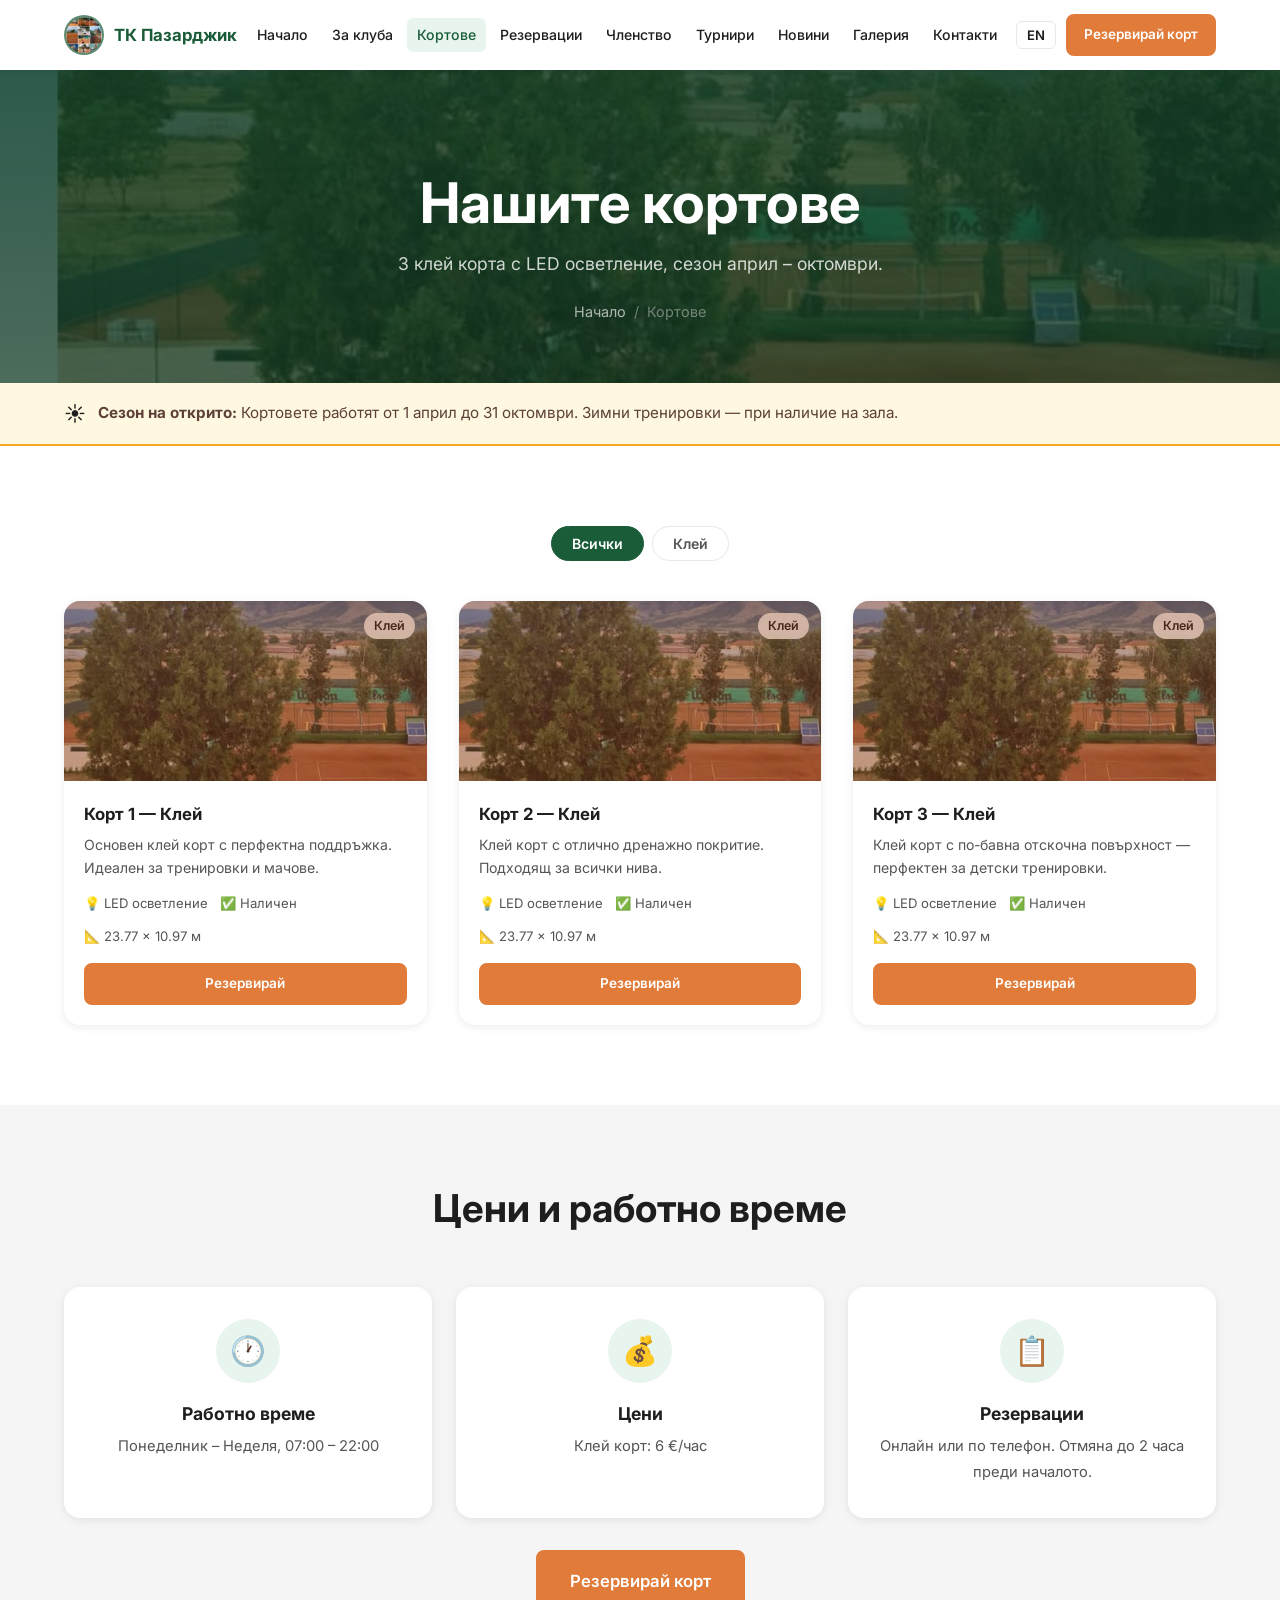
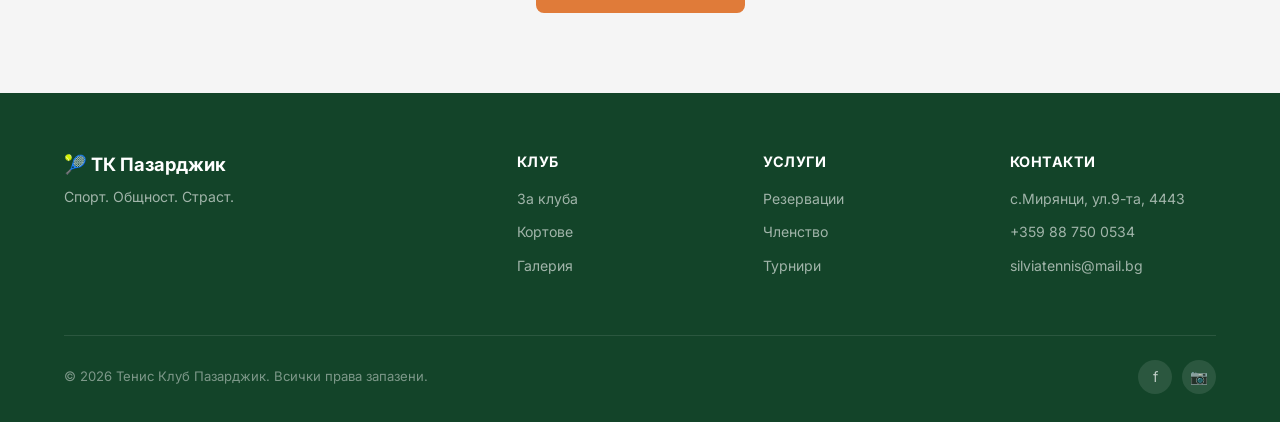
<file: courts.html>
<!DOCTYPE html>
<html lang="bg">
<head>
  <meta charset="UTF-8">
  <meta name="viewport" content="width=device-width, initial-scale=1.0">
  <title>Кортове — Тенис Клуб Пазарджик</title>
  <meta name="description" content="3 клей тенис корта в Мирянци, Пазарджик — с LED осветление.">
  <link rel="preconnect" href="https://fonts.googleapis.com">
  <link rel="preconnect" href="https://fonts.gstatic.com" crossorigin>
  <link href="https://fonts.googleapis.com/css2?family=Inter:wght@400;500;600;700;800&display=swap" rel="stylesheet">
  <link rel="stylesheet" href="assets/css/style.css">
  <link rel="stylesheet" href="assets/css/components.css">
  <link rel="stylesheet" href="assets/css/responsive.css">
</head>
<body>

<!-- NAVBAR -->
<nav class="navbar">
  <div class="navbar__inner">
    <a href="index.html" class="navbar__logo">
      <img src="assets/images/club-logo.jpg" alt="ТК Пазарджик" class="navbar__logo-icon" style="width:40px;height:40px;border-radius:50%;object-fit:cover;border:2px solid rgba(255,255,255,0.3);">
      <span>ТК Пазарджик</span>
    </a>
    <div class="navbar__links">
      <a href="index.html"        data-i18n="nav.home">Начало</a>
      <a href="about.html"        data-i18n="nav.about">За клуба</a>
      <a href="courts.html"       data-i18n="nav.courts">Кортове</a>
      <a href="reservations.html" data-i18n="nav.reservations">Резервации</a>
      <a href="membership.html"   data-i18n="nav.membership">Членство</a>
      <a href="tournaments.html"  data-i18n="nav.tournaments">Турнири</a>
      <a href="news.html"         data-i18n="nav.news">Новини</a>
      <a href="gallery.html"      data-i18n="nav.gallery">Галерия</a>
      <a href="contact.html"      data-i18n="nav.contact">Контакти</a>
    </div>
    <div class="navbar__actions">
      <button class="lang-btn" onclick="window.tcpzLang.switchLang()">EN</button>
      <a href="reservations.html" class="btn btn--primary btn--sm" data-i18n="btn.book">Резервирай</a>
    </div>
    <button class="navbar__hamburger" aria-label="Menu" aria-expanded="false">
      <span></span><span></span><span></span>
    </button>
  </div>
  <div class="navbar__mobile">
    <a href="index.html"        data-i18n="nav.home">Начало</a>
    <a href="about.html"        data-i18n="nav.about">За клуба</a>
    <a href="courts.html"       data-i18n="nav.courts">Кортове</a>
    <a href="reservations.html" data-i18n="nav.reservations">Резервации</a>
    <a href="membership.html"   data-i18n="nav.membership">Членство</a>
    <a href="tournaments.html"  data-i18n="nav.tournaments">Турнири</a>
    <a href="news.html"         data-i18n="nav.news">Новини</a>
    <a href="gallery.html"      data-i18n="nav.gallery">Галерия</a>
    <a href="contact.html"      data-i18n="nav.contact">Контакти</a>
  </div>
</nav>

<!-- PAGE HERO -->
<div class="page-hero">
  <div class="container">
    <h1 data-i18n="courts.hero.title">Нашите кортове</h1>
    <p  data-i18n="courts.hero.sub">3 клей корта с LED осветление, достъпни целодневно.</p>
    <div class="breadcrumb">
      <a href="index.html" data-i18n="nav.home">Начало</a>
      <span>/</span>
      <span data-i18n="nav.courts">Кортове</span>
    </div>
  </div>
</div>

<!-- SEASON NOTICE -->
<section style="background:#fff8e1;border-bottom:2px solid #f9a825;padding:14px 0;">
  <div class="container" style="display:flex;align-items:center;gap:12px;">
    <span style="font-size:1.3rem;">☀️</span>
    <p style="margin:0;font-size:0.95rem;color:#5d4037;">
      <strong data-i18n="courts.season.label">Сезон на открито:</strong>
      <span data-i18n="courts.season.text"> Кортовете работят от <strong>1 април до 31 октомври</strong>. Зимни тренировки — при наличие на зала.</span>
    </p>
  </div>
</section>

<!-- COURTS -->
<section class="section">
  <div class="container">
    <!-- Filter tabs -->
    <div class="filter-tabs">
      <button class="filter-tab active" data-court-filter="all" data-i18n="courts.filter.all">Всички</button>
      <button class="filter-tab" data-court-filter="clay" data-i18n="courts.filter.clay">Клей</button>
    </div>

    <div class="grid-3" style="gap:32px;">
      <!-- Court 1 -->
      <div class="court-card" data-surface="clay">
        <div class="court-card__surface court-card__surface--clay">
          
          <span class="court-card__tag" data-i18n="courts.tag">Клей</span>
        </div>
        <div class="court-card__body">
          <div class="court-card__name" data-i18n="courts.c1.name">Корт 1 — Клей</div>
          <div class="court-card__desc" data-i18n="courts.c1.desc">Основен клей корт с перфектна поддръжка. Идеален за тренировки и мачове.</div>
          <div class="court-card__meta">
            <span>💡 <span data-i18n="courts.light">LED осветление</span></span>
            <span>✅ <span data-i18n="courts.avail">Наличен</span></span>
            <span>📐 23.77 × 10.97 м</span>
          </div>
          <a href="reservations.html" class="btn btn--primary btn--sm btn--full" data-i18n="courts.book_this">Резервирай</a>
        </div>
      </div>
      <!-- Court 2 -->
      <div class="court-card" data-surface="clay">
        <div class="court-card__surface court-card__surface--clay">
          
          <span class="court-card__tag" data-i18n="courts.tag">Клей</span>
        </div>
        <div class="court-card__body">
          <div class="court-card__name" data-i18n="courts.c2.name">Корт 2 — Клей</div>
          <div class="court-card__desc" data-i18n="courts.c2.desc">Клей корт с отлично дренажно покритие. Подходящ за всички нива.</div>
          <div class="court-card__meta">
            <span>💡 <span data-i18n="courts.light">LED осветление</span></span>
            <span>✅ <span data-i18n="courts.avail">Наличен</span></span>
            <span>📐 23.77 × 10.97 м</span>
          </div>
          <a href="reservations.html" class="btn btn--primary btn--sm btn--full" data-i18n="courts.book_this">Резервирай</a>
        </div>
      </div>
      <!-- Court 3 -->
      <div class="court-card" data-surface="clay">
        <div class="court-card__surface court-card__surface--clay">
          
          <span class="court-card__tag" data-i18n="courts.tag">Клей</span>
        </div>
        <div class="court-card__body">
          <div class="court-card__name" data-i18n="courts.c3.name">Корт 3 — Клей</div>
          <div class="court-card__desc" data-i18n="courts.c3.desc">Клей корт с по-бавна отскочна повърхност — перфектен за детски тренировки.</div>
          <div class="court-card__meta">
            <span>💡 <span data-i18n="courts.light">LED осветление</span></span>
            <span>✅ <span data-i18n="courts.avail">Наличен</span></span>
            <span>📐 23.77 × 10.97 м</span>
          </div>
          <a href="reservations.html" class="btn btn--primary btn--sm btn--full" data-i18n="courts.book_this">Резервирай</a>
        </div>
      </div>
    </div>
  </div>
</section>

<!-- PRICE INFO -->
<section class="section section--gray">
  <div class="container">
    <div class="section__header">
      <h2 data-i18n="courts.price.title">Цени и работно време</h2>
    </div>
    <div class="grid-3">
      <div class="feature-card">
        <div class="feature-card__icon">🕐</div>
        <h3 data-i18n="courts.price.hours.title">Работно време</h3>
        <p data-i18n="courts.price.hours.detail">Понеделник – Неделя<br><strong>07:00 – 22:00</strong></p>
      </div>
      <div class="feature-card">
        <div class="feature-card__icon">💰</div>
        <h3 data-i18n="courts.price.cost.title">Цени</h3>
        <p data-i18n="courts.price.clay_rate">Клей корт: <strong>6 €/час</strong></p>
      </div>
      <div class="feature-card">
        <div class="feature-card__icon">📋</div>
        <h3 data-i18n="courts.price.res.title">Резервации</h3>
        <p data-i18n="courts.price.res.detail">Онлайн или по телефон.<br>Отмяна до 2 часа преди началото.</p>
      </div>
    </div>
    <div class="text-center mt-32">
      <a href="reservations.html" class="btn btn--primary btn--lg" data-i18n="btn.book">Резервирай корт</a>
    </div>
  </div>
</section>

<!-- FOOTER -->
<footer class="footer">
  <div class="container">
    <div class="footer__grid">
      <div class="footer__brand">
        <h3>🎾 ТК Пазарджик</h3>
        <p data-i18n="footer.tagline">Спорт. Общност. Страст.</p>
      </div>
      <div class="footer__col">
        <h4 data-i18n="footer.col.club">Клуб</h4>
        <ul>
          <li><a href="about.html"   data-i18n="nav.about">За клуба</a></li>
          <li><a href="courts.html"  data-i18n="nav.courts">Кортове</a></li>
          <li><a href="gallery.html" data-i18n="nav.gallery">Галерия</a></li>
        </ul>
      </div>
      <div class="footer__col">
        <h4 data-i18n="footer.col.services">Услуги</h4>
        <ul>
          <li><a href="reservations.html" data-i18n="nav.reservations">Резервации</a></li>
          <li><a href="membership.html"   data-i18n="nav.membership">Членство</a></li>
          <li><a href="tournaments.html"  data-i18n="nav.tournaments">Турнири</a></li>
        </ul>
      </div>
      <div class="footer__col">
        <h4 data-i18n="nav.contact">Контакти</h4>
        <ul>
          <li><a href="contact.html"               data-i18n="footer.address">Мирянци, Пазарджик</a></li>
          <li><a href="tel:+35988750534"            data-i18n="footer.phone">+359 88 750 0534</a></li>
          <li><a href="mailto:silviatennis@mail.bg" data-i18n="footer.email">silviatennis@mail.bg</a></li>
        </ul>
      </div>
    </div>
    <div class="footer__bottom">
      <p data-i18n="footer.copy">© 2026 Тенис Клуб Пазарджик. Всички права запазени.</p>
      <div class="social-links">
        <a href="https://www.facebook.com/p/%D0%A2%D0%B5%D0%BD%D0%B8%D1%81-%D0%9A%D0%BB%D1%83%D0%B1-%D0%9F%D0%B0%D0%B7%D0%B0%D1%80%D0%B4%D0%B6%D0%B8%D0%BA-100057644463052/" class="social-link" aria-label="Facebook" target="_blank" rel="noopener">f</a>
        <a href="#" class="social-link" aria-label="Instagram">📷</a>
      </div>
    </div>
  </div>
</footer>

<button id="scroll-top" aria-label="Scroll to top">↑</button>

<script src="assets/js/lang.js"></script>
<script src="assets/js/main.js"></script>
</body>
</html>
</file>
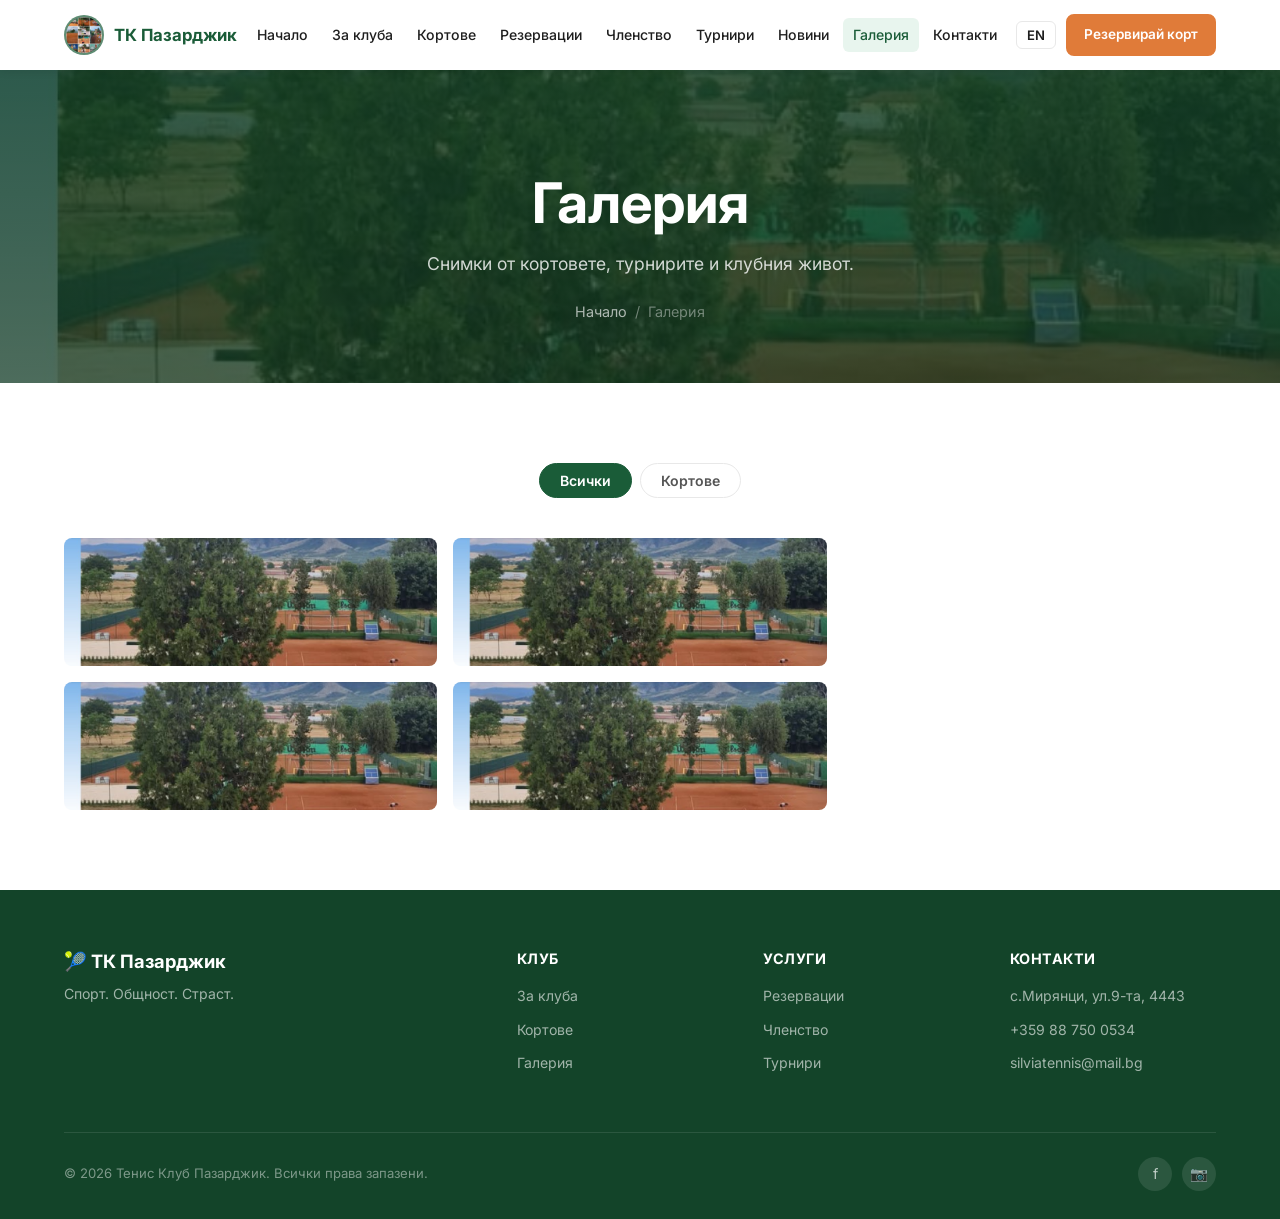
<file: gallery.html>
<!DOCTYPE html>
<html lang="bg">
<head>
  <meta charset="UTF-8">
  <meta name="viewport" content="width=device-width, initial-scale=1.0">
  <title>Галерия — Тенис Клуб Пазарджик</title>
  <meta name="description" content="Снимки от кортовете, турнирите и клубния живот на Тенис Клуб Пазарджик.">
  <link rel="preconnect" href="https://fonts.googleapis.com">
  <link rel="preconnect" href="https://fonts.gstatic.com" crossorigin>
  <link href="https://fonts.googleapis.com/css2?family=Inter:wght@400;500;600;700;800&display=swap" rel="stylesheet">
  <link rel="stylesheet" href="assets/css/style.css">
  <link rel="stylesheet" href="assets/css/components.css">
  <link rel="stylesheet" href="assets/css/responsive.css">
</head>
<body>

<!-- NAVBAR -->
<nav class="navbar">
  <div class="navbar__inner">
    <a href="index.html" class="navbar__logo">
      <img src="assets/images/club-logo.jpg" alt="ТК Пазарджик" class="navbar__logo-icon" style="width:40px;height:40px;border-radius:50%;object-fit:cover;border:2px solid rgba(255,255,255,0.3);">
      <span>ТК Пазарджик</span>
    </a>
    <div class="navbar__links">
      <a href="index.html"        data-i18n="nav.home">Начало</a>
      <a href="about.html"        data-i18n="nav.about">За клуба</a>
      <a href="courts.html"       data-i18n="nav.courts">Кортове</a>
      <a href="reservations.html" data-i18n="nav.reservations">Резервации</a>
      <a href="membership.html"   data-i18n="nav.membership">Членство</a>
      <a href="tournaments.html"  data-i18n="nav.tournaments">Турнири</a>
      <a href="news.html"         data-i18n="nav.news">Новини</a>
      <a href="gallery.html"      data-i18n="nav.gallery">Галерия</a>
      <a href="contact.html"      data-i18n="nav.contact">Контакти</a>
    </div>
    <div class="navbar__actions">
      <button class="lang-btn" onclick="window.tcpzLang.switchLang()">EN</button>
      <a href="reservations.html" class="btn btn--primary btn--sm" data-i18n="btn.book">Резервирай</a>
    </div>
    <button class="navbar__hamburger" aria-label="Menu" aria-expanded="false">
      <span></span><span></span><span></span>
    </button>
  </div>
  <div class="navbar__mobile">
    <a href="index.html"        data-i18n="nav.home">Начало</a>
    <a href="about.html"        data-i18n="nav.about">За клуба</a>
    <a href="courts.html"       data-i18n="nav.courts">Кортове</a>
    <a href="reservations.html" data-i18n="nav.reservations">Резервации</a>
    <a href="membership.html"   data-i18n="nav.membership">Членство</a>
    <a href="tournaments.html"  data-i18n="nav.tournaments">Турнири</a>
    <a href="news.html"         data-i18n="nav.news">Новини</a>
    <a href="gallery.html"      data-i18n="nav.gallery">Галерия</a>
    <a href="contact.html"      data-i18n="nav.contact">Контакти</a>
  </div>
</nav>

<!-- PAGE HERO -->
<div class="page-hero">
  <div class="container">
    <h1 data-i18n="gal.hero.title">Галерия</h1>
    <p  data-i18n="gal.hero.sub">Снимки от кортовете, турнирите и клубния живот.</p>
    <div class="breadcrumb">
      <a href="index.html" data-i18n="nav.home">Начало</a>
      <span>/</span>
      <span data-i18n="nav.gallery">Галерия</span>
    </div>
  </div>
</div>

<!-- GALLERY -->
<section class="section">
  <div class="container">
    <!-- Filter tabs -->
    <div class="filter-tabs">
      <button class="filter-tab active" data-gallery-filter="all"    data-i18n="gal.filter.all">Всички</button>
      <button class="filter-tab"        data-gallery-filter="courts"  data-i18n="gal.filter.courts">Кортове</button>
    </div>

    <div class="gallery-grid">
      <div class="gallery-item" data-category="courts">
        <img src="assets/images/courts-cover.jpg" alt="Клей кортове — изглед от горе" style="width:100%;height:100%;object-fit:cover;display:block;">
        <div class="gallery-item__overlay">🔍</div>
      </div>
      <div class="gallery-item" data-category="courts">
        <img src="assets/images/courts-cover.jpg" alt="Тенис корт — клей настилка" style="width:100%;height:100%;object-fit:cover;object-position:right center;display:block;">
        <div class="gallery-item__overlay">🔍</div>
      </div>
      <div class="gallery-item" data-category="courts">
        <img src="assets/images/courts-cover.jpg" alt="Кортове с планини" style="width:100%;height:100%;object-fit:cover;object-position:left 30%;display:block;">
        <div class="gallery-item__overlay">🔍</div>
      </div>
      <div class="gallery-item" data-category="courts">
        <img src="assets/images/courts-cover.jpg" alt="Корт с HEAD рекламен банер" style="width:100%;height:100%;object-fit:cover;object-position:center bottom;display:block;">
        <div class="gallery-item__overlay">🔍</div>
      </div>
    </div>
  </div>
</section>

<!-- LIGHTBOX -->
<div id="lightbox" class="lightbox" role="dialog" aria-modal="true">
  <button id="lightbox-close" class="lightbox__close" aria-label="Close">✕</button>
  <button id="lightbox-prev"  class="lightbox__nav lightbox__prev" aria-label="Previous">‹</button>
  <div id="lightbox-content" class="lightbox__content"></div>
  <button id="lightbox-next"  class="lightbox__nav lightbox__next" aria-label="Next">›</button>
</div>

<!-- FOOTER -->
<footer class="footer">
  <div class="container">
    <div class="footer__grid">
      <div class="footer__brand">
        <h3>🎾 ТК Пазарджик</h3>
        <p data-i18n="footer.tagline">Спорт. Общност. Страст.</p>
      </div>
      <div class="footer__col">
        <h4 data-i18n="footer.col.club">Клуб</h4>
        <ul>
          <li><a href="about.html"   data-i18n="nav.about">За клуба</a></li>
          <li><a href="courts.html"  data-i18n="nav.courts">Кортове</a></li>
          <li><a href="gallery.html" data-i18n="nav.gallery">Галерия</a></li>
        </ul>
      </div>
      <div class="footer__col">
        <h4 data-i18n="footer.col.services">Услуги</h4>
        <ul>
          <li><a href="reservations.html" data-i18n="nav.reservations">Резервации</a></li>
          <li><a href="membership.html"   data-i18n="nav.membership">Членство</a></li>
          <li><a href="tournaments.html"  data-i18n="nav.tournaments">Турнири</a></li>
        </ul>
      </div>
      <div class="footer__col">
        <h4 data-i18n="nav.contact">Контакти</h4>
        <ul>
          <li><a href="contact.html"               data-i18n="footer.address">Мирянци, Пазарджик</a></li>
          <li><a href="tel:+35988750534"            data-i18n="footer.phone">+359 88 750 0534</a></li>
          <li><a href="mailto:silviatennis@mail.bg" data-i18n="footer.email">silviatennis@mail.bg</a></li>
        </ul>
      </div>
    </div>
    <div class="footer__bottom">
      <p data-i18n="footer.copy">© 2026 Тенис Клуб Пазарджик. Всички права запазени.</p>
      <div class="social-links">
        <a href="https://www.facebook.com/p/%D0%A2%D0%B5%D0%BD%D0%B8%D1%81-%D0%9A%D0%BB%D1%83%D0%B1-%D0%9F%D0%B0%D0%B7%D0%B0%D1%80%D0%B4%D0%B6%D0%B8%D0%BA-100057644463052/" class="social-link" aria-label="Facebook" target="_blank" rel="noopener">f</a>
        <a href="#" class="social-link" aria-label="Instagram">📷</a>
      </div>
    </div>
  </div>
</footer>

<button id="scroll-top" aria-label="Scroll to top">↑</button>

<script src="assets/js/lang.js"></script>
<script src="assets/js/gallery.js"></script>
<script src="assets/js/main.js"></script>
</body>
</html>
</file>
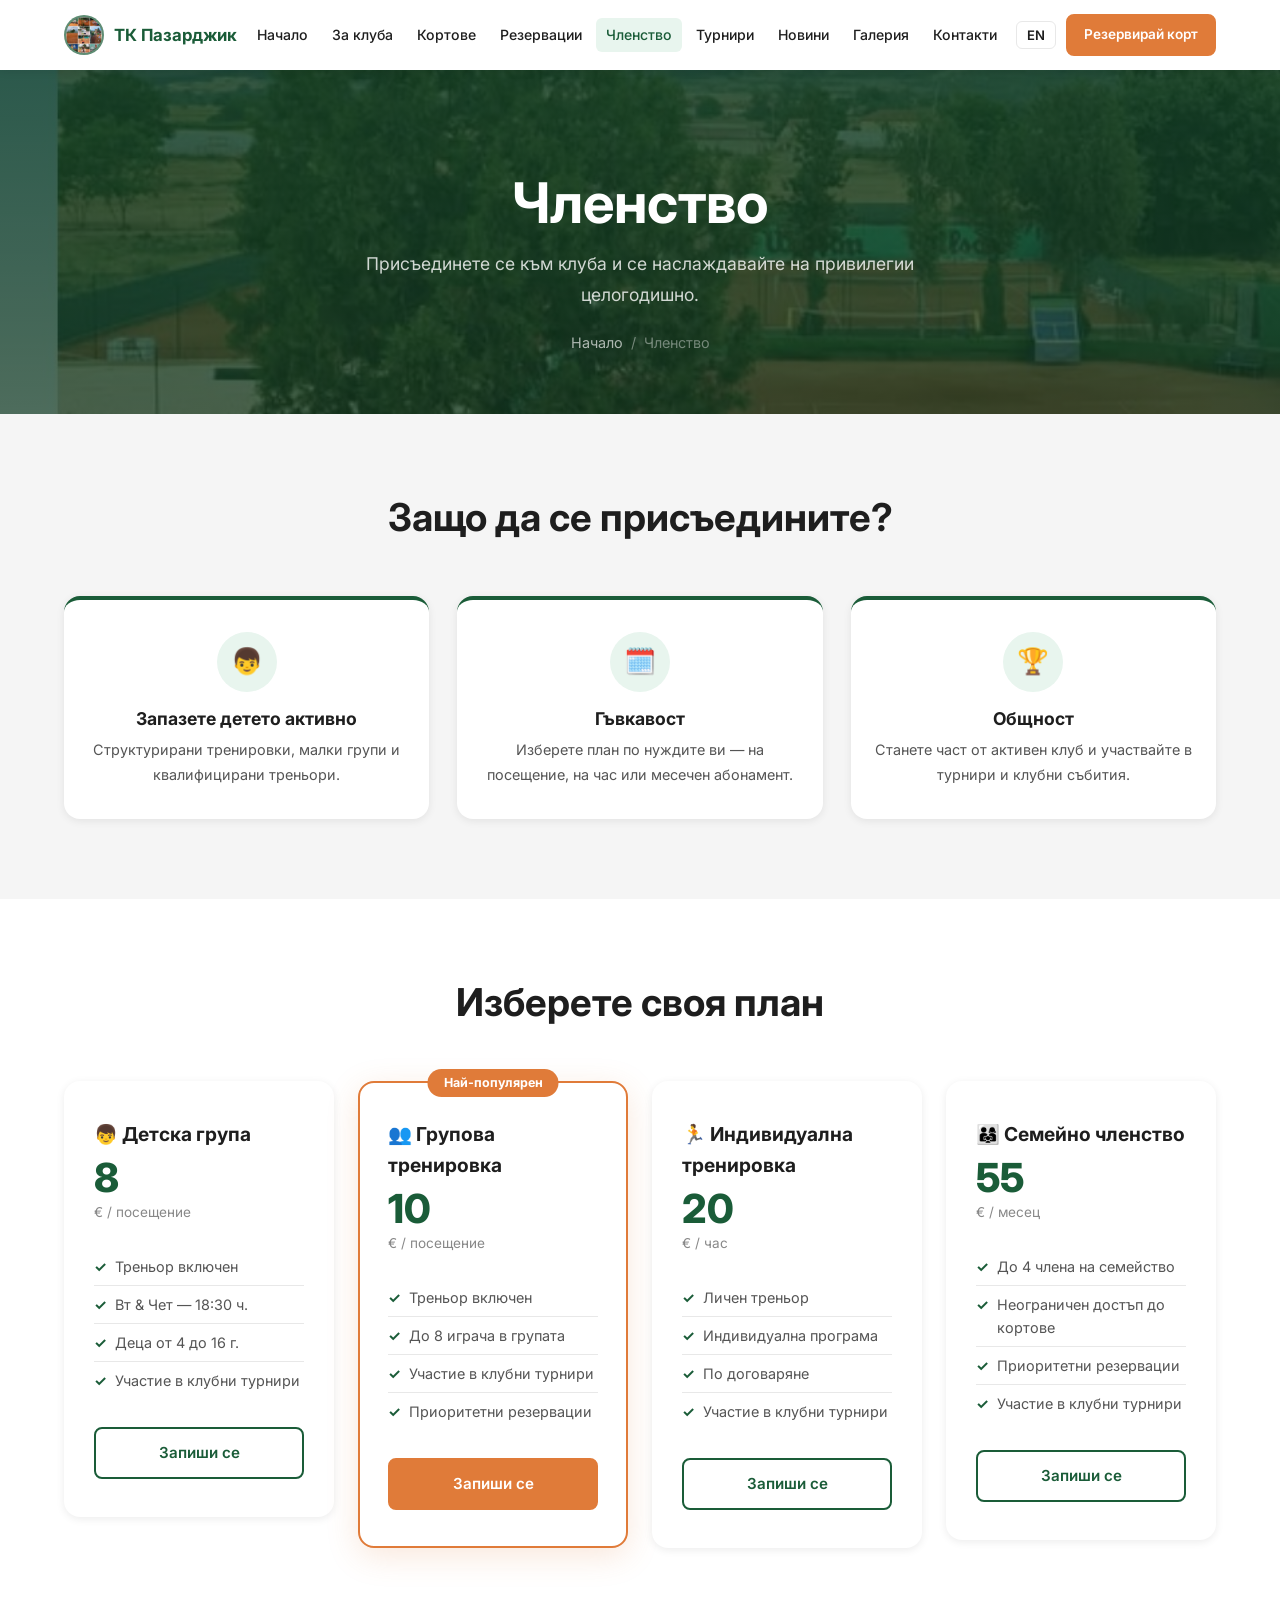
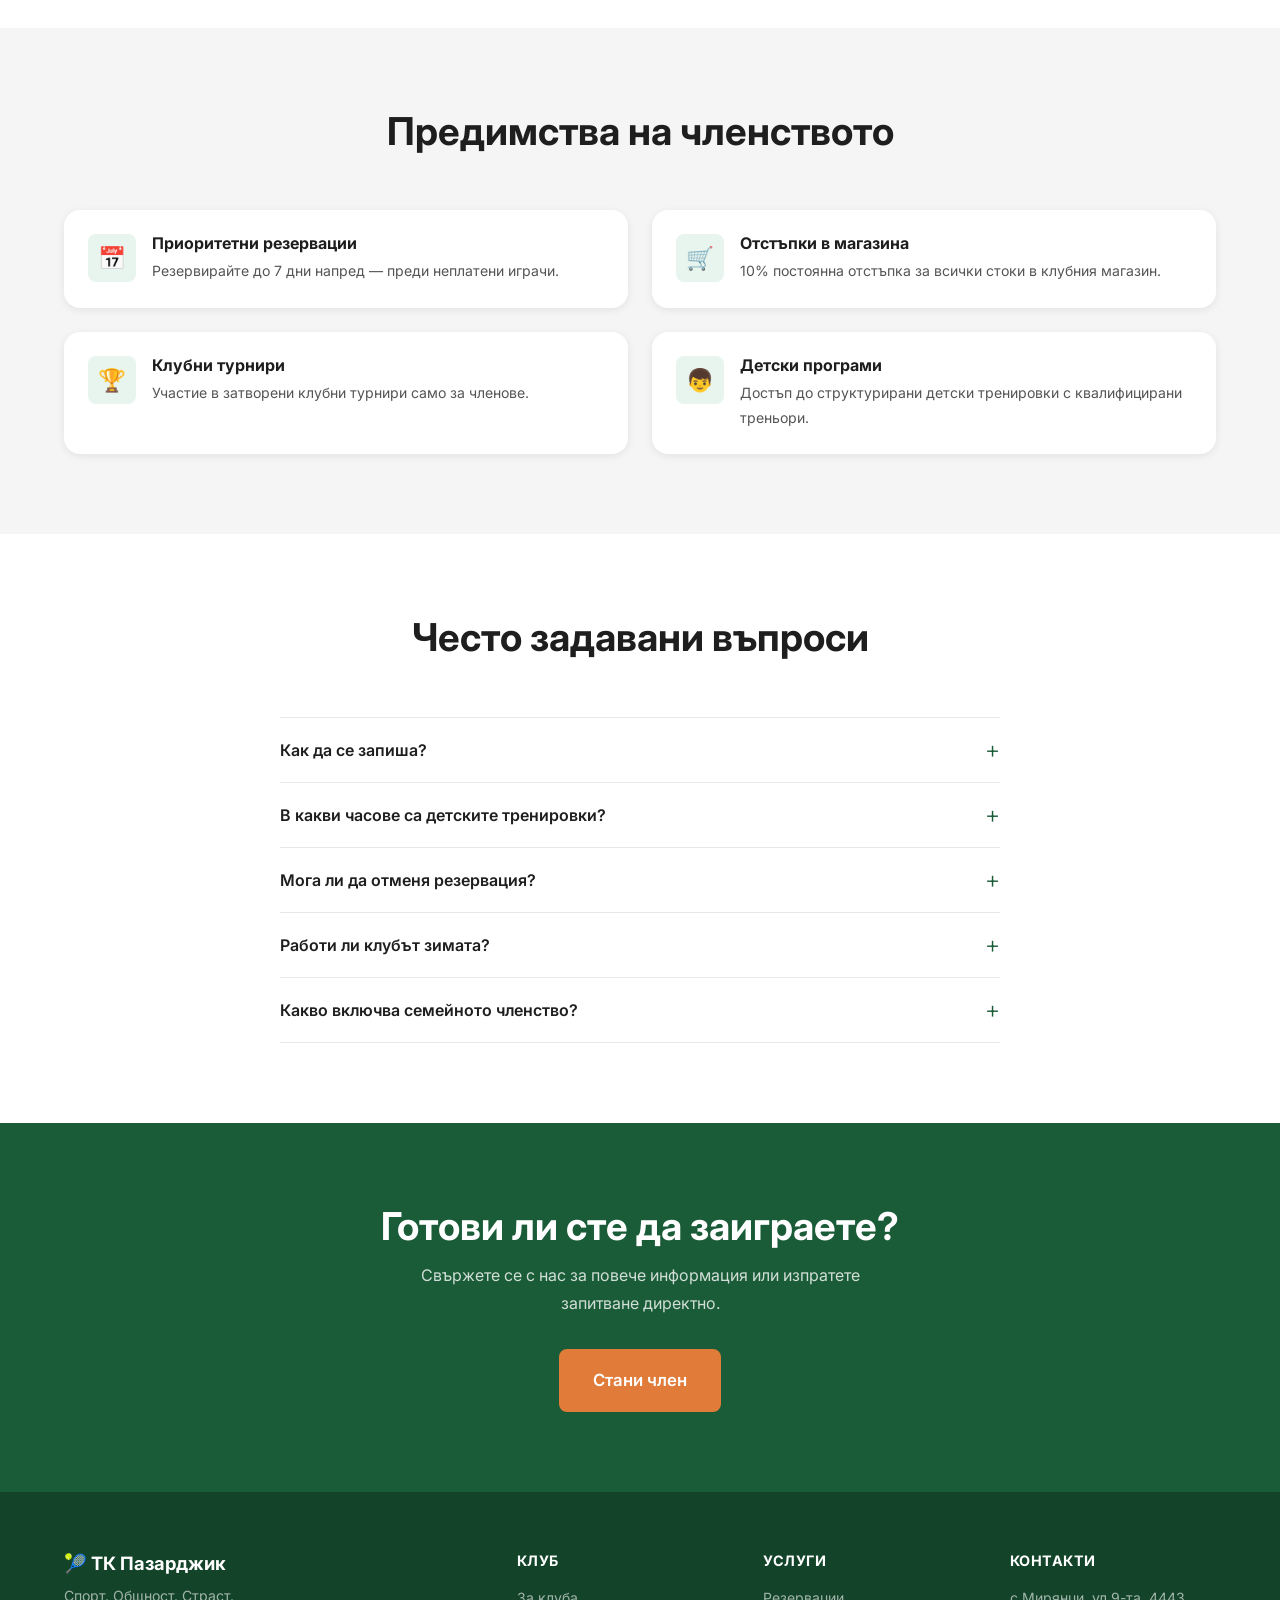
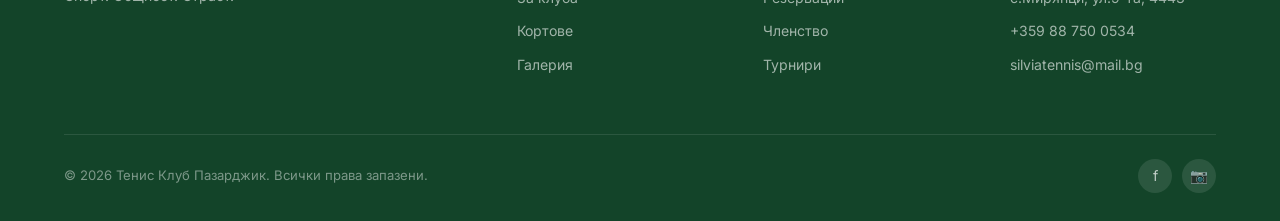
<file: membership.html>
<!DOCTYPE html>
<html lang="bg">
<head>
  <meta charset="UTF-8">
  <meta name="viewport" content="width=device-width, initial-scale=1.0">
  <title>Членство — Тенис Клуб Пазарджик</title>
  <meta name="description" content="Планове за членство в Тенис Клуб Пазарджик — индивидуални, семейни и детски.">
  <link rel="preconnect" href="https://fonts.googleapis.com">
  <link rel="preconnect" href="https://fonts.gstatic.com" crossorigin>
  <link href="https://fonts.googleapis.com/css2?family=Inter:wght@400;500;600;700;800&display=swap" rel="stylesheet">
  <link rel="stylesheet" href="assets/css/style.css">
  <link rel="stylesheet" href="assets/css/components.css">
  <link rel="stylesheet" href="assets/css/responsive.css">
</head>
<body>

<!-- NAVBAR -->
<nav class="navbar">
  <div class="navbar__inner">
    <a href="index.html" class="navbar__logo">
      <img src="assets/images/club-logo.jpg" alt="ТК Пазарджик" class="navbar__logo-icon" style="width:40px;height:40px;border-radius:50%;object-fit:cover;border:2px solid rgba(255,255,255,0.3);">
      <span>ТК Пазарджик</span>
    </a>
    <div class="navbar__links">
      <a href="index.html"        data-i18n="nav.home">Начало</a>
      <a href="about.html"        data-i18n="nav.about">За клуба</a>
      <a href="courts.html"       data-i18n="nav.courts">Кортове</a>
      <a href="reservations.html" data-i18n="nav.reservations">Резервации</a>
      <a href="membership.html"   data-i18n="nav.membership">Членство</a>
      <a href="tournaments.html"  data-i18n="nav.tournaments">Турнири</a>
      <a href="news.html"         data-i18n="nav.news">Новини</a>
      <a href="gallery.html"      data-i18n="nav.gallery">Галерия</a>
      <a href="contact.html"      data-i18n="nav.contact">Контакти</a>
    </div>
    <div class="navbar__actions">
      <button class="lang-btn" onclick="window.tcpzLang.switchLang()">EN</button>
      <a href="reservations.html" class="btn btn--primary btn--sm" data-i18n="btn.book">Резервирай</a>
    </div>
    <button class="navbar__hamburger" aria-label="Menu" aria-expanded="false">
      <span></span><span></span><span></span>
    </button>
  </div>
  <div class="navbar__mobile">
    <a href="index.html"        data-i18n="nav.home">Начало</a>
    <a href="about.html"        data-i18n="nav.about">За клуба</a>
    <a href="courts.html"       data-i18n="nav.courts">Кортове</a>
    <a href="reservations.html" data-i18n="nav.reservations">Резервации</a>
    <a href="membership.html"   data-i18n="nav.membership">Членство</a>
    <a href="tournaments.html"  data-i18n="nav.tournaments">Турнири</a>
    <a href="news.html"         data-i18n="nav.news">Новини</a>
    <a href="gallery.html"      data-i18n="nav.gallery">Галерия</a>
    <a href="contact.html"      data-i18n="nav.contact">Контакти</a>
  </div>
</nav>

<!-- PAGE HERO -->
<div class="page-hero">
  <div class="container">
    <h1 data-i18n="mem.hero.title">Членство</h1>
    <p  data-i18n="mem.hero.sub">Присъединете се към клуба и се наслаждавайте на привилегии целогодишно.</p>
    <div class="breadcrumb">
      <a href="index.html" data-i18n="nav.home">Начало</a>
      <span>/</span>
      <span data-i18n="nav.membership">Членство</span>
    </div>
  </div>
</div>

<!-- WHY JOIN -->
<section class="section section--gray">
  <div class="container">
    <div class="section__header">
      <h2 data-i18n="mem.why.h">Защо да се присъедините?</h2>
    </div>
    <div class="why-join__grid">
      <div class="why-join__card">
        <div class="why-join__icon">👦</div>
        <h4 data-i18n="mem.why.p1.title">Запазете детето активно</h4>
        <p data-i18n="mem.why.p1.text">Структурирани тренировки, малки групи и квалифицирани треньори.</p>
      </div>
      <div class="why-join__card">
        <div class="why-join__icon">🗓️</div>
        <h4 data-i18n="mem.why.p2.title">Гъвкавост</h4>
        <p data-i18n="mem.why.p2.text">Изберете план по нуждите ви — на посещение, на час или месечен абонамент.</p>
      </div>
      <div class="why-join__card">
        <div class="why-join__icon">🏆</div>
        <h4 data-i18n="mem.why.p3.title">Общност</h4>
        <p data-i18n="mem.why.p3.text">Станете част от активен клуб и участвайте в турнири и клубни събития.</p>
      </div>
    </div>
  </div>
</section>

<!-- PRICING PLANS -->
<section class="section">
  <div class="container">
    <div class="section__header">
      <h2 data-i18n="mem.plans.h">Изберете своя план</h2>
    </div>
    <div class="grid-4" style="align-items:start;">

      <!-- Child group -->
      <div class="pricing-card">
        <div class="pricing-card__name">👦 <span data-i18n="mem.plan.child">Детска група</span></div>
        <div class="pricing-card__price">8</div>
        <div class="pricing-card__period" data-i18n="mem.per_visit">€ / посещение</div>
        <ul class="pricing-card__features">
          <li data-i18n="mem.b.kids.coach">Треньор включен</li>
          <li data-i18n="mem.b.kids.schedule">Вт & Чет — 18:30 ч.</li>
          <li data-i18n="mem.b.kids.age">Деца от 4 до 16 г.</li>
          <li data-i18n="mem.b4">Участие в клубни турнири</li>
        </ul>
        <a href="contact.html" class="btn btn--secondary btn--full" data-i18n="mem.join_plan">Запиши се</a>
      </div>

      <!-- Adult group / Popular -->
      <div class="pricing-card pricing-card--featured">
        <div class="pricing-card__badge" data-i18n="mem.popular">Най-популярен</div>
        <div class="pricing-card__name">👥 <span data-i18n="mem.plan.group">Групова тренировка</span></div>
        <div class="pricing-card__price">10</div>
        <div class="pricing-card__period" data-i18n="mem.per_visit">€ / посещение</div>
        <ul class="pricing-card__features">
          <li data-i18n="mem.b.group.coach">Треньор включен</li>
          <li data-i18n="mem.b8">До 8 играча в групата</li>
          <li data-i18n="mem.b4">Участие в клубни турнири</li>
          <li data-i18n="mem.b2">Приоритетни резервации</li>
        </ul>
        <a href="contact.html" class="btn btn--primary btn--full" data-i18n="mem.join_plan">Запиши се</a>
      </div>

      <!-- Individual coaching -->
      <div class="pricing-card">
        <div class="pricing-card__name">🏃 <span data-i18n="mem.plan.adult">Индивидуална тренировка</span></div>
        <div class="pricing-card__price">20</div>
        <div class="pricing-card__period" data-i18n="mem.per_hour">€ / час</div>
        <ul class="pricing-card__features">
          <li data-i18n="mem.b.ind.coach">Личен треньор</li>
          <li data-i18n="mem.b.ind.prog">Индивидуална програма</li>
          <li data-i18n="mem.b.ind.time">По договаряне</li>
          <li data-i18n="mem.b4">Участие в клубни турнири</li>
        </ul>
        <a href="contact.html" class="btn btn--secondary btn--full" data-i18n="mem.join_plan">Запиши се</a>
      </div>

      <!-- Family -->
      <div class="pricing-card">
        <div class="pricing-card__name">👨‍👩‍👧 <span data-i18n="mem.plan.family">Семейно членство</span></div>
        <div class="pricing-card__price">55</div>
        <div class="pricing-card__period" data-i18n="mem.per_month">€ / месец</div>
        <ul class="pricing-card__features">
          <li data-i18n="mem.b7">До 4 члена на семейство</li>
          <li data-i18n="mem.b1">Неограничен достъп до кортове</li>
          <li data-i18n="mem.b2">Приоритетни резервации</li>
          <li data-i18n="mem.b4">Участие в клубни турнири</li>
        </ul>
        <a href="contact.html" class="btn btn--secondary btn--full" data-i18n="mem.join_plan">Запиши се</a>
      </div>
    </div>
  </div>
</section>

<!-- BENEFITS -->
<section class="section section--gray">
  <div class="container">
    <div class="section__header">
      <h2 data-i18n="mem.benefits.h">Предимства на членството</h2>
    </div>
    <div class="grid-2">
      <div class="benefit-card">
        <div class="benefit-card__icon">📅</div>
        <div class="benefit-card__text">
          <h4 data-i18n="mem.ben1.title">Приоритетни резервации</h4>
          <p  data-i18n="mem.ben1.text">Резервирайте до 7 дни напред — преди неплатени играчи.</p>
        </div>
      </div>
      <div class="benefit-card">
        <div class="benefit-card__icon">🛒</div>
        <div class="benefit-card__text">
          <h4 data-i18n="mem.ben2.title">Отстъпки в магазина</h4>
          <p  data-i18n="mem.ben2.text">10% постоянна отстъпка за всички стоки в клубния магазин.</p>
        </div>
      </div>
      <div class="benefit-card">
        <div class="benefit-card__icon">🏆</div>
        <div class="benefit-card__text">
          <h4 data-i18n="mem.ben3.title">Клубни турнири</h4>
          <p  data-i18n="mem.ben3.text">Участие в затворени клубни турнири само за членове.</p>
        </div>
      </div>
      <div class="benefit-card">
        <div class="benefit-card__icon">👦</div>
        <div class="benefit-card__text">
          <h4 data-i18n="mem.ben4.title">Детски програми</h4>
          <p  data-i18n="mem.ben4.text">Достъп до структурирани детски тренировки с квалифицирани треньори.</p>
        </div>
      </div>
    </div>
  </div>
</section>

<!-- FAQ -->
<section class="section">
  <div class="container">
    <div class="section__header">
      <h2 data-i18n="mem.faq.h">Често задавани въпроси</h2>
    </div>
    <div class="faq">
      <div class="faq__item">
        <button class="faq__question" data-i18n="mem.faq.q1">Как да се запиша?</button>
        <div class="faq__answer"><p data-i18n="mem.faq.a1">Свържете се с нас по телефон или имейл, или попълнете формата за контакт. Ще получите потвърждение в рамките на 24 часа.</p></div>
      </div>
      <div class="faq__item">
        <button class="faq__question" data-i18n="mem.faq.q2">В какви часове са детските тренировки?</button>
        <div class="faq__answer"><p data-i18n="mem.faq.a2">Детските групи тренират всеки вторник и четвъртък от 18:30 часа. Приемаме деца от 4 до 16 години.</p></div>
      </div>
      <div class="faq__item">
        <button class="faq__question" data-i18n="mem.faq.q3">Мога ли да отменя резервация?</button>
        <div class="faq__answer"><p data-i18n="mem.faq.a3">Да — анулирайте до 2 часа преди началото. Свържете се с нас по телефон или имейл.</p></div>
      </div>
      <div class="faq__item">
        <button class="faq__question" data-i18n="mem.faq.q4">Работи ли клубът зимата?</button>
        <div class="faq__answer"><p data-i18n="mem.faq.a4">Кортовете са на открито — сезонът е от 1 април до 31 октомври. При наличие на закрита зала провеждаме и зимни тренировки.</p></div>
      </div>
      <div class="faq__item">
        <button class="faq__question" data-i18n="mem.faq.q5">Какво включва семейното членство?</button>
        <div class="faq__answer"><p data-i18n="mem.faq.a5">Семейното членство е за до 4 члена на семейство — 55 € / месец. Включва неограничен достъп до кортове и приоритетни резервации.</p></div>
      </div>
    </div>
  </div>
</section>

<!-- CTA -->
<section class="section section--green">
  <div class="container text-center">
    <h2 style="color:var(--white);" data-i18n="about.cta.h">Готови ли сте да заиграете?</h2>
    <p style="color:rgba(255,255,255,0.8);max-width:480px;margin:12px auto 32px;" data-i18n="mem.cta.text">Свържете се с нас за повече информация или изпратете запитване директно.</p>
    <a href="contact.html" class="btn btn--primary btn--lg" data-i18n="btn.join">Стани член</a>
  </div>
</section>

<!-- FOOTER -->
<footer class="footer">
  <div class="container">
    <div class="footer__grid">
      <div class="footer__brand">
        <h3>🎾 ТК Пазарджик</h3>
        <p data-i18n="footer.tagline">Спорт. Общност. Страст.</p>
      </div>
      <div class="footer__col">
        <h4 data-i18n="footer.col.club">Клуб</h4>
        <ul>
          <li><a href="about.html"   data-i18n="nav.about">За клуба</a></li>
          <li><a href="courts.html"  data-i18n="nav.courts">Кортове</a></li>
          <li><a href="gallery.html" data-i18n="nav.gallery">Галерия</a></li>
        </ul>
      </div>
      <div class="footer__col">
        <h4 data-i18n="footer.col.services">Услуги</h4>
        <ul>
          <li><a href="reservations.html" data-i18n="nav.reservations">Резервации</a></li>
          <li><a href="membership.html"   data-i18n="nav.membership">Членство</a></li>
          <li><a href="tournaments.html"  data-i18n="nav.tournaments">Турнири</a></li>
        </ul>
      </div>
      <div class="footer__col">
        <h4 data-i18n="nav.contact">Контакти</h4>
        <ul>
          <li><a href="contact.html"               data-i18n="footer.address">Мирянци, Пазарджик</a></li>
          <li><a href="tel:+35988750534"            data-i18n="footer.phone">+359 88 750 0534</a></li>
          <li><a href="mailto:silviatennis@mail.bg" data-i18n="footer.email">silviatennis@mail.bg</a></li>
        </ul>
      </div>
    </div>
    <div class="footer__bottom">
      <p data-i18n="footer.copy">© 2026 Тенис Клуб Пазарджик. Всички права запазени.</p>
      <div class="social-links">
        <a href="https://www.facebook.com/p/%D0%A2%D0%B5%D0%BD%D0%B8%D1%81-%D0%9A%D0%BB%D1%83%D0%B1-%D0%9F%D0%B0%D0%B7%D0%B0%D1%80%D0%B4%D0%B6%D0%B8%D0%BA-100057644463052/" class="social-link" aria-label="Facebook" target="_blank" rel="noopener">f</a>
        <a href="#" class="social-link" aria-label="Instagram">📷</a>
      </div>
    </div>
  </div>
</footer>

<button id="scroll-top" aria-label="Scroll to top">↑</button>

<script src="assets/js/lang.js"></script>
<script src="assets/js/main.js"></script>
</body>
</html>
</file>
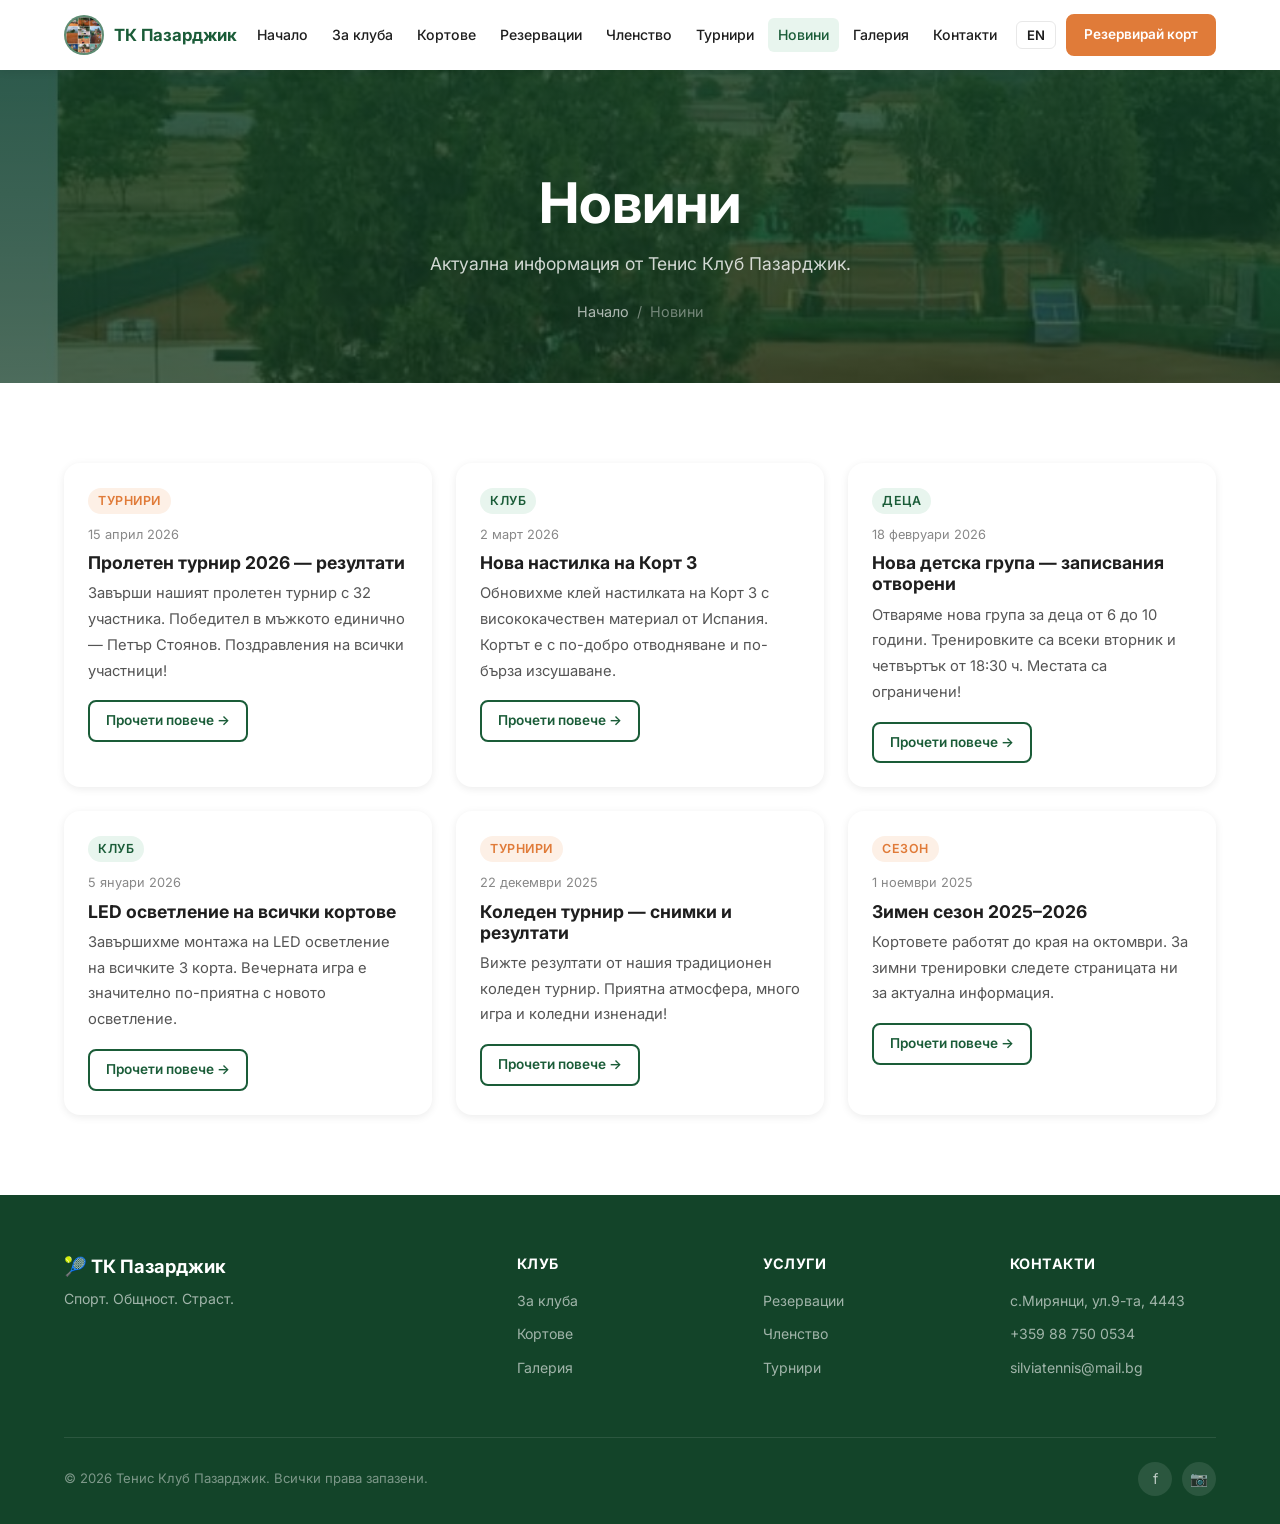
<file: news.html>
<!DOCTYPE html>
<html lang="bg">
<head>
  <meta charset="UTF-8">
  <meta name="viewport" content="width=device-width, initial-scale=1.0">
  <title>Новини — Тенис Клуб Пазарджик</title>
  <meta name="description" content="Актуални новини от Тенис Клуб Пазарджик.">
  <link rel="preconnect" href="https://fonts.googleapis.com">
  <link rel="preconnect" href="https://fonts.gstatic.com" crossorigin>
  <link href="https://fonts.googleapis.com/css2?family=Inter:wght@400;500;600;700;800&display=swap" rel="stylesheet">
  <link rel="stylesheet" href="assets/css/style.css">
  <link rel="stylesheet" href="assets/css/components.css">
  <link rel="stylesheet" href="assets/css/responsive.css">
</head>
<body>

<!-- NAVBAR -->
<nav class="navbar">
  <div class="navbar__inner">
    <a href="index.html" class="navbar__logo">
      <img src="assets/images/club-logo.jpg" alt="ТК Пазарджик" class="navbar__logo-icon" style="width:40px;height:40px;border-radius:50%;object-fit:cover;border:2px solid rgba(255,255,255,0.3);">
      <span>ТК Пазарджик</span>
    </a>
    <div class="navbar__links">
      <a href="index.html"        data-i18n="nav.home">Начало</a>
      <a href="about.html"        data-i18n="nav.about">За клуба</a>
      <a href="courts.html"       data-i18n="nav.courts">Кортове</a>
      <a href="reservations.html" data-i18n="nav.reservations">Резервации</a>
      <a href="membership.html"   data-i18n="nav.membership">Членство</a>
      <a href="tournaments.html"  data-i18n="nav.tournaments">Турнири</a>
      <a href="news.html"         data-i18n="nav.news">Новини</a>
      <a href="gallery.html"      data-i18n="nav.gallery">Галерия</a>
      <a href="contact.html"      data-i18n="nav.contact">Контакти</a>
    </div>
    <div class="navbar__actions">
      <button class="lang-btn" onclick="window.tcpzLang.switchLang()">EN</button>
      <a href="reservations.html" class="btn btn--primary btn--sm" data-i18n="btn.book">Резервирай</a>
    </div>
    <button class="navbar__hamburger" aria-label="Menu" aria-expanded="false">
      <span></span><span></span><span></span>
    </button>
  </div>
  <div class="navbar__mobile">
    <a href="index.html"        data-i18n="nav.home">Начало</a>
    <a href="about.html"        data-i18n="nav.about">За клуба</a>
    <a href="courts.html"       data-i18n="nav.courts">Кортове</a>
    <a href="reservations.html" data-i18n="nav.reservations">Резервации</a>
    <a href="membership.html"   data-i18n="nav.membership">Членство</a>
    <a href="tournaments.html"  data-i18n="nav.tournaments">Турнири</a>
    <a href="news.html"         data-i18n="nav.news">Новини</a>
    <a href="gallery.html"      data-i18n="nav.gallery">Галерия</a>
    <a href="contact.html"      data-i18n="nav.contact">Контакти</a>
  </div>
</nav>

<!-- PAGE HERO -->
<div class="page-hero">
  <div class="container">
    <h1 data-i18n="news.hero.title">Новини</h1>
    <p  data-i18n="news.hero.sub">Актуална информация от Тенис Клуб Пазарджик.</p>
    <div class="breadcrumb">
      <a href="index.html" data-i18n="nav.home">Начало</a>
      <span>/</span>
      <span data-i18n="nav.news">Новини</span>
    </div>
  </div>
</div>

<!-- NEWS GRID -->
<section class="section">
  <div class="container">
    <div class="grid-3">

      <article class="card news-card">
        <div class="card__body">
          <span class="card__badge badge--orange">Турнири</span>
          <p class="card__date">15 април 2026</p>
          <h3 class="card__title">Пролетен турнир 2026 — резултати</h3>
          <p class="card__text">Завърши нашият пролетен турнир с 32 участника. Победител в мъжкото единично — Петър Стоянов. Поздравления на всички участници!</p>
          <a href="#" class="btn btn--secondary btn--sm" data-i18n="news.read_more">Прочети повече →</a>
        </div>
      </article>

      <article class="card news-card">
        <div class="card__body">
          <span class="card__badge badge--green">Клуб</span>
          <p class="card__date">2 март 2026</p>
          <h3 class="card__title">Нова настилка на Корт 3</h3>
          <p class="card__text">Обновихме клей настилката на Корт 3 с висококачествен материал от Испания. Кортът е с по-добро отводняване и по-бърза изсушаване.</p>
          <a href="#" class="btn btn--secondary btn--sm" data-i18n="news.read_more">Прочети повече →</a>
        </div>
      </article>

      <article class="card news-card">
        <div class="card__body">
          <span class="card__badge badge--green">Деца</span>
          <p class="card__date">18 февруари 2026</p>
          <h3 class="card__title">Нова детска група — записвания отворени</h3>
          <p class="card__text">Отваряме нова група за деца от 6 до 10 години. Тренировките са всеки вторник и четвъртък от 18:30 ч. Местата са ограничени!</p>
          <a href="#" class="btn btn--secondary btn--sm" data-i18n="news.read_more">Прочети повече →</a>
        </div>
      </article>

      <article class="card news-card">
        <div class="card__body">
          <span class="card__badge badge--green">Клуб</span>
          <p class="card__date">5 януари 2026</p>
          <h3 class="card__title">LED осветление на всички кортове</h3>
          <p class="card__text">Завършихме монтажа на LED осветление на всичките 3 корта. Вечерната игра е значително по-приятна с новото осветление.</p>
          <a href="#" class="btn btn--secondary btn--sm" data-i18n="news.read_more">Прочети повече →</a>
        </div>
      </article>

      <article class="card news-card">
        <div class="card__body">
          <span class="card__badge badge--orange">Турнири</span>
          <p class="card__date">22 декември 2025</p>
          <h3 class="card__title">Коледен турнир — снимки и резултати</h3>
          <p class="card__text">Вижте резултати от нашия традиционен коледен турнир. Приятна атмосфера, много игра и коледни изненади!</p>
          <a href="#" class="btn btn--secondary btn--sm" data-i18n="news.read_more">Прочети повече →</a>
        </div>
      </article>

      <article class="card news-card">
        <div class="card__body">
          <span class="card__badge badge--orange">Сезон</span>
          <p class="card__date">1 ноември 2025</p>
          <h3 class="card__title">Зимен сезон 2025–2026</h3>
          <p class="card__text">Кортовете работят до края на октомври. За зимни тренировки следете страницата ни за актуална информация.</p>
          <a href="#" class="btn btn--secondary btn--sm" data-i18n="news.read_more">Прочети повече →</a>
        </div>
      </article>

    </div>
  </div>
</section>

<!-- FOOTER -->
<footer class="footer">
  <div class="container">
    <div class="footer__grid">
      <div class="footer__brand">
        <h3>🎾 ТК Пазарджик</h3>
        <p data-i18n="footer.tagline">Спорт. Общност. Страст.</p>
      </div>
      <div class="footer__col">
        <h4 data-i18n="footer.col.club">Клуб</h4>
        <ul>
          <li><a href="about.html"   data-i18n="nav.about">За клуба</a></li>
          <li><a href="courts.html"  data-i18n="nav.courts">Кортове</a></li>
          <li><a href="gallery.html" data-i18n="nav.gallery">Галерия</a></li>
        </ul>
      </div>
      <div class="footer__col">
        <h4 data-i18n="footer.col.services">Услуги</h4>
        <ul>
          <li><a href="reservations.html" data-i18n="nav.reservations">Резервации</a></li>
          <li><a href="membership.html"   data-i18n="nav.membership">Членство</a></li>
          <li><a href="tournaments.html"  data-i18n="nav.tournaments">Турнири</a></li>
        </ul>
      </div>
      <div class="footer__col">
        <h4 data-i18n="nav.contact">Контакти</h4>
        <ul>
          <li><a href="contact.html"               data-i18n="footer.address">Мирянци, Пазарджик</a></li>
          <li><a href="tel:+35988750534"            data-i18n="footer.phone">+359 88 750 0534</a></li>
          <li><a href="mailto:silviatennis@mail.bg" data-i18n="footer.email">silviatennis@mail.bg</a></li>
        </ul>
      </div>
    </div>
    <div class="footer__bottom">
      <p data-i18n="footer.copy">© 2026 Тенис Клуб Пазарджик. Всички права запазени.</p>
      <div class="social-links">
        <a href="https://www.facebook.com/p/%D0%A2%D0%B5%D0%BD%D0%B8%D1%81-%D0%9A%D0%BB%D1%83%D0%B1-%D0%9F%D0%B0%D0%B7%D0%B0%D1%80%D0%B4%D0%B6%D0%B8%D0%BA-100057644463052/" class="social-link" aria-label="Facebook" target="_blank" rel="noopener">f</a>
        <a href="#" class="social-link" aria-label="Instagram">📷</a>
      </div>
    </div>
  </div>
</footer>

<button id="scroll-top" aria-label="Scroll to top">↑</button>

<script src="assets/js/lang.js"></script>
<script src="assets/js/main.js"></script>
</body>
</html>
</file>
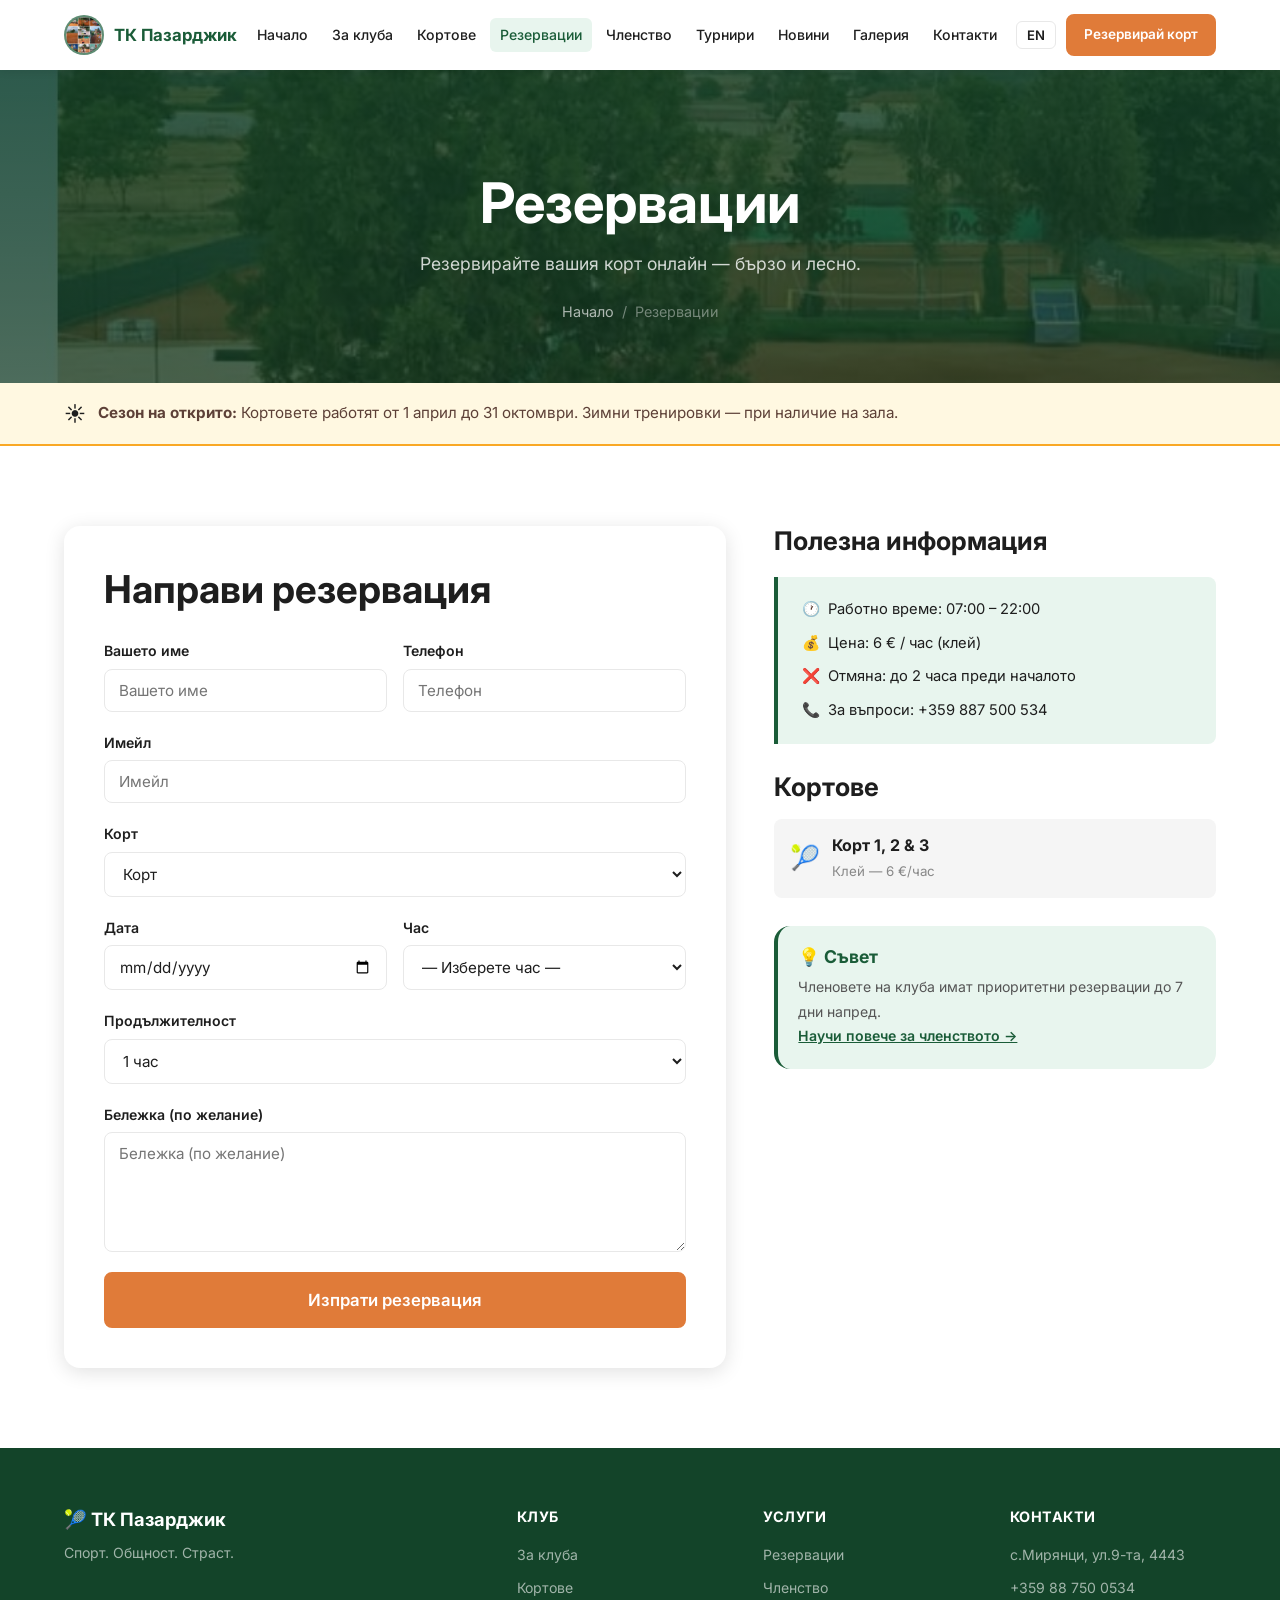
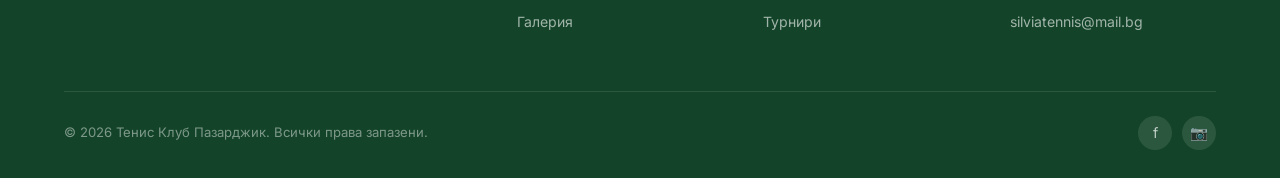
<file: reservations.html>
<!DOCTYPE html>
<html lang="bg">
<head>
  <meta charset="UTF-8">
  <meta name="viewport" content="width=device-width, initial-scale=1.0">
  <title>Резервации — Тенис Клуб Пазарджик</title>
  <meta name="description" content="Резервирайте тенис корт онлайн в Тенис Клуб Пазарджик.">
  <link rel="preconnect" href="https://fonts.googleapis.com">
  <link rel="preconnect" href="https://fonts.gstatic.com" crossorigin>
  <link href="https://fonts.googleapis.com/css2?family=Inter:wght@400;500;600;700;800&display=swap" rel="stylesheet">
  <link rel="stylesheet" href="assets/css/style.css">
  <link rel="stylesheet" href="assets/css/components.css">
  <link rel="stylesheet" href="assets/css/responsive.css">
</head>
<body>

<!-- NAVBAR -->
<nav class="navbar">
  <div class="navbar__inner">
    <a href="index.html" class="navbar__logo">
      <img src="assets/images/club-logo.jpg" alt="ТК Пазарджик" class="navbar__logo-icon" style="width:40px;height:40px;border-radius:50%;object-fit:cover;border:2px solid rgba(255,255,255,0.3);">
      <span>ТК Пазарджик</span>
    </a>
    <div class="navbar__links">
      <a href="index.html"        data-i18n="nav.home">Начало</a>
      <a href="about.html"        data-i18n="nav.about">За клуба</a>
      <a href="courts.html"       data-i18n="nav.courts">Кортове</a>
      <a href="reservations.html" data-i18n="nav.reservations">Резервации</a>
      <a href="membership.html"   data-i18n="nav.membership">Членство</a>
      <a href="tournaments.html"  data-i18n="nav.tournaments">Турнири</a>
      <a href="news.html"         data-i18n="nav.news">Новини</a>
      <a href="gallery.html"      data-i18n="nav.gallery">Галерия</a>
      <a href="contact.html"      data-i18n="nav.contact">Контакти</a>
    </div>
    <div class="navbar__actions">
      <button class="lang-btn" onclick="window.tcpzLang.switchLang()">EN</button>
      <a href="reservations.html" class="btn btn--primary btn--sm" data-i18n="btn.book">Резервирай</a>
    </div>
    <button class="navbar__hamburger" aria-label="Menu" aria-expanded="false">
      <span></span><span></span><span></span>
    </button>
  </div>
  <div class="navbar__mobile">
    <a href="index.html"        data-i18n="nav.home">Начало</a>
    <a href="about.html"        data-i18n="nav.about">За клуба</a>
    <a href="courts.html"       data-i18n="nav.courts">Кортове</a>
    <a href="reservations.html" data-i18n="nav.reservations">Резервации</a>
    <a href="membership.html"   data-i18n="nav.membership">Членство</a>
    <a href="tournaments.html"  data-i18n="nav.tournaments">Турнири</a>
    <a href="news.html"         data-i18n="nav.news">Новини</a>
    <a href="gallery.html"      data-i18n="nav.gallery">Галерия</a>
    <a href="contact.html"      data-i18n="nav.contact">Контакти</a>
  </div>
</nav>

<!-- PAGE HERO -->
<div class="page-hero">
  <div class="container">
    <h1 data-i18n="res.hero.title">Резервации</h1>
    <p  data-i18n="res.hero.sub">Резервирайте вашия корт онлайн — бързо и лесно.</p>
    <div class="breadcrumb">
      <a href="index.html" data-i18n="nav.home">Начало</a>
      <span>/</span>
      <span data-i18n="nav.reservations">Резервации</span>
    </div>
  </div>
</div>

<!-- SEASON NOTICE -->
<section style="background:#fff8e1;border-bottom:2px solid #f9a825;padding:14px 0;">
  <div class="container" style="display:flex;align-items:center;gap:12px;">
    <span style="font-size:1.3rem;">☀️</span>
    <p style="margin:0;font-size:0.95rem;color:#5d4037;">
      <strong data-i18n="courts.season.label">Сезон на открито:</strong>
      <span data-i18n="courts.season.text"> Кортовете работят от <strong>1 април до 31 октомври</strong>. Зимни тренировки — при наличие на зала.</span>
    </p>
  </div>
</section>

<!-- RESERVATION FORM + INFO -->
<section class="section">
  <div class="container">
    <div style="display:grid;grid-template-columns:1.5fr 1fr;gap:48px;align-items:start;">

      <!-- Form -->
      <div style="background:var(--white);border-radius:var(--radius-lg);box-shadow:var(--shadow-md);padding:40px;">
        <h2 data-i18n="res.form.h" style="margin-bottom:28px;">Направи резервация</h2>
        <form data-form="reservation" action="" novalidate>
          <div class="form-row">
            <div class="form-group">
              <label data-i18n="res.name">Вашето име</label>
              <input type="text" name="name" data-i18n-placeholder="res.name" placeholder="Вашето име" required>
            </div>
            <div class="form-group">
              <label data-i18n="res.phone">Телефон</label>
              <input type="tel" name="phone" data-i18n-placeholder="res.phone" placeholder="Телефон" required>
            </div>
          </div>
          <div class="form-group">
            <label data-i18n="res.email">Имейл</label>
            <input type="email" name="email" data-i18n-placeholder="res.email" placeholder="Имейл" required>
          </div>
          <div class="form-group">
            <label data-i18n="res.court">Корт</label>
            <select name="court" required>
              <option value="" data-i18n="res.court">— Изберете корт —</option>
              <option value="court1" data-i18n="courts.c1.name">Корт 1 — Клей</option>
              <option value="court2" data-i18n="courts.c2.name">Корт 2 — Клей</option>
              <option value="court3" data-i18n="courts.c3.name">Корт 3 — Клей</option>
            </select>
          </div>
          <div class="form-row">
            <div class="form-group">
              <label data-i18n="res.date">Дата</label>
              <input type="date" name="date" required>
            </div>
            <div class="form-group">
              <label data-i18n="res.time">Час</label>
              <select name="time" required>
                <option value="" data-i18n="res.select_time">— Изберете час —</option>
                <option>07:00</option><option>08:00</option><option>09:00</option>
                <option>10:00</option><option>11:00</option><option>12:00</option>
                <option>13:00</option><option>14:00</option><option>15:00</option>
                <option>16:00</option><option>17:00</option><option>18:00</option>
                <option>19:00</option><option>20:00</option><option>21:00</option>
              </select>
            </div>
          </div>
          <div class="form-group">
            <label data-i18n="res.duration">Продължителност</label>
            <select name="duration">
              <option value="60"  data-i18n="res.dur1h">1 час</option>
              <option value="90"  data-i18n="res.dur15h">1.5 часа</option>
              <option value="120" data-i18n="res.dur2h">2 часа</option>
            </select>
          </div>
          <div class="form-group">
            <label data-i18n="res.note">Бележка (по желание)</label>
            <textarea name="note" rows="3" data-i18n-placeholder="res.note" placeholder="Бележка..."></textarea>
          </div>
          <button type="submit" class="btn btn--primary btn--full btn--lg" data-i18n="res.submit">Изпрати резервация</button>
        </form>
      </div>

      <!-- Info panel -->
      <div>
        <h3 data-i18n="res.info.h" style="margin-bottom:20px;">Полезна информация</h3>
        <div class="info-box">
          <p>🕐 <span data-i18n="res.info.hours">Работно време: 07:00 – 22:00</span></p>
          <p>💰 <span data-i18n="res.info.price">Цена: 6 € / час (клей)</span></p>
          <p>❌ <span data-i18n="res.info.cancel">Отмяна: до 2 часа преди началото</span></p>
          <p>📞 <span data-i18n="res.info.contact">За въпроси: +359 88 750 0534</span></p>
        </div>

        <h3 data-i18n="res.courts_label" style="margin:28px 0 16px;">Кортове</h3>
        <div style="display:flex;flex-direction:column;gap:10px;">
          <a href="courts.html" style="display:flex;align-items:center;gap:12px;padding:14px 16px;background:var(--off-white);border-radius:var(--radius);transition:background var(--transition);"
             onmouseover="this.style.background='var(--green-light)'" onmouseout="this.style.background='var(--off-white)'">
            <span style="font-size:1.5rem;">🎾</span>
            <div><strong data-i18n="res.courts_all">Корт 1, 2 & 3</strong><br><small style="color:var(--gray);" data-i18n="res.courts_rate">Клей — 6 €/час</small></div>
          </a>
        </div>

        <div style="margin-top:28px;padding:20px;background:var(--green-light);border-radius:var(--radius-lg);border-left:4px solid var(--green);">
          <h4 style="color:var(--green);margin-bottom:8px;" data-i18n="res.tip.title">💡 Съвет</h4>
          <p style="font-size:0.88rem;"><span data-i18n="res.tip.text">Членовете на клуба имат приоритетни резервации до 7 дни напред.</span><br>
          <a href="membership.html" style="color:var(--green);font-weight:600;text-decoration:underline;" data-i18n="res.tip.link">Научи повече за членството →</a></p>
        </div>
      </div>
    </div>
  </div>
</section>

<!-- FOOTER -->
<footer class="footer">
  <div class="container">
    <div class="footer__grid">
      <div class="footer__brand">
        <h3>🎾 ТК Пазарджик</h3>
        <p data-i18n="footer.tagline">Спорт. Общност. Страст.</p>
      </div>
      <div class="footer__col">
        <h4 data-i18n="footer.col.club">Клуб</h4>
        <ul>
          <li><a href="about.html"   data-i18n="nav.about">За клуба</a></li>
          <li><a href="courts.html"  data-i18n="nav.courts">Кортове</a></li>
          <li><a href="gallery.html" data-i18n="nav.gallery">Галерия</a></li>
        </ul>
      </div>
      <div class="footer__col">
        <h4 data-i18n="footer.col.services">Услуги</h4>
        <ul>
          <li><a href="reservations.html" data-i18n="nav.reservations">Резервации</a></li>
          <li><a href="membership.html"   data-i18n="nav.membership">Членство</a></li>
          <li><a href="tournaments.html"  data-i18n="nav.tournaments">Турнири</a></li>
        </ul>
      </div>
      <div class="footer__col">
        <h4 data-i18n="nav.contact">Контакти</h4>
        <ul>
          <li><a href="contact.html"               data-i18n="footer.address">Мирянци, Пазарджик</a></li>
          <li><a href="tel:+35988750534"            data-i18n="footer.phone">+359 88 750 0534</a></li>
          <li><a href="mailto:silviatennis@mail.bg" data-i18n="footer.email">silviatennis@mail.bg</a></li>
        </ul>
      </div>
    </div>
    <div class="footer__bottom">
      <p data-i18n="footer.copy">© 2026 Тенис Клуб Пазарджик. Всички права запазени.</p>
      <div class="social-links">
        <a href="https://www.facebook.com/p/%D0%A2%D0%B5%D0%BD%D0%B8%D1%81-%D0%9A%D0%BB%D1%83%D0%B1-%D0%9F%D0%B0%D0%B7%D0%B0%D1%80%D0%B4%D0%B6%D0%B8%D0%BA-100057644463052/" class="social-link" aria-label="Facebook" target="_blank" rel="noopener">f</a>
        <a href="#" class="social-link" aria-label="Instagram">📷</a>
      </div>
    </div>
  </div>
</footer>

<button id="scroll-top" aria-label="Scroll to top">↑</button>

<script src="assets/js/lang.js"></script>
<script src="assets/js/main.js"></script>
</body>
</html>
</file>
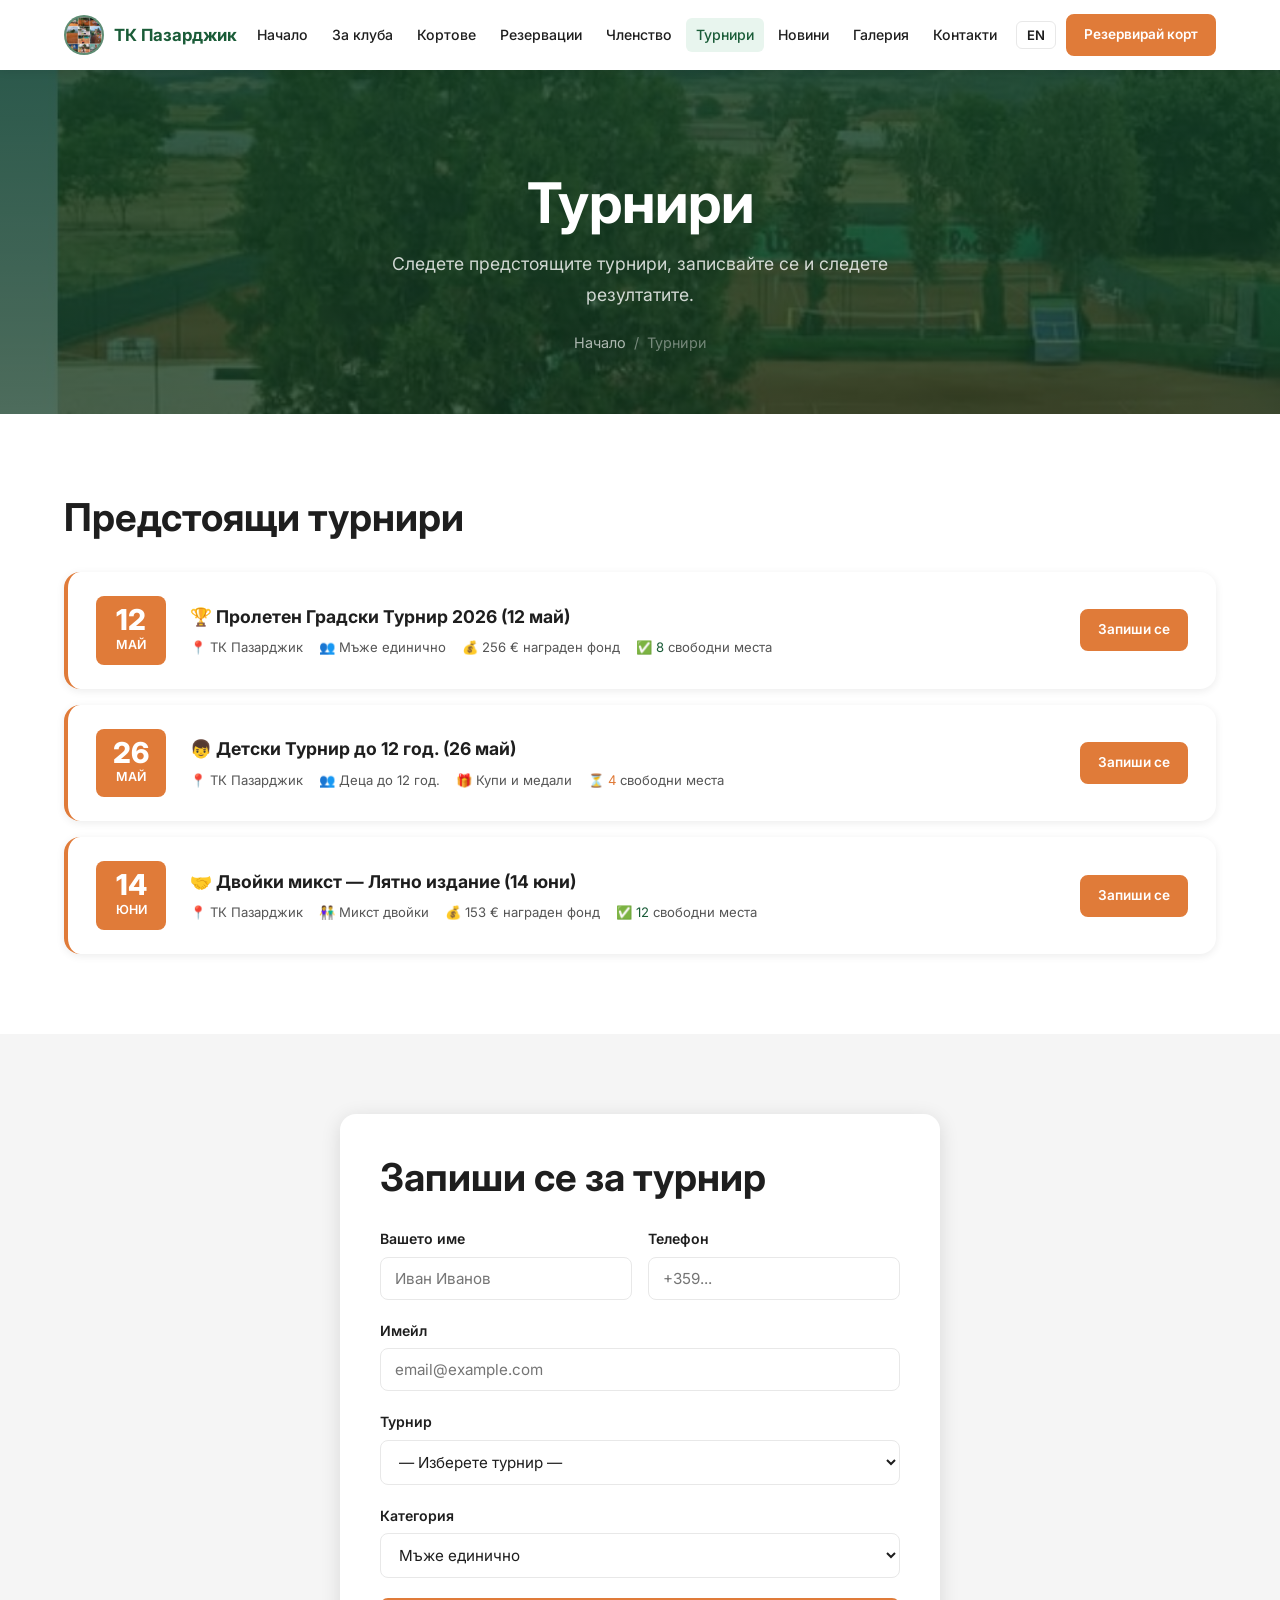
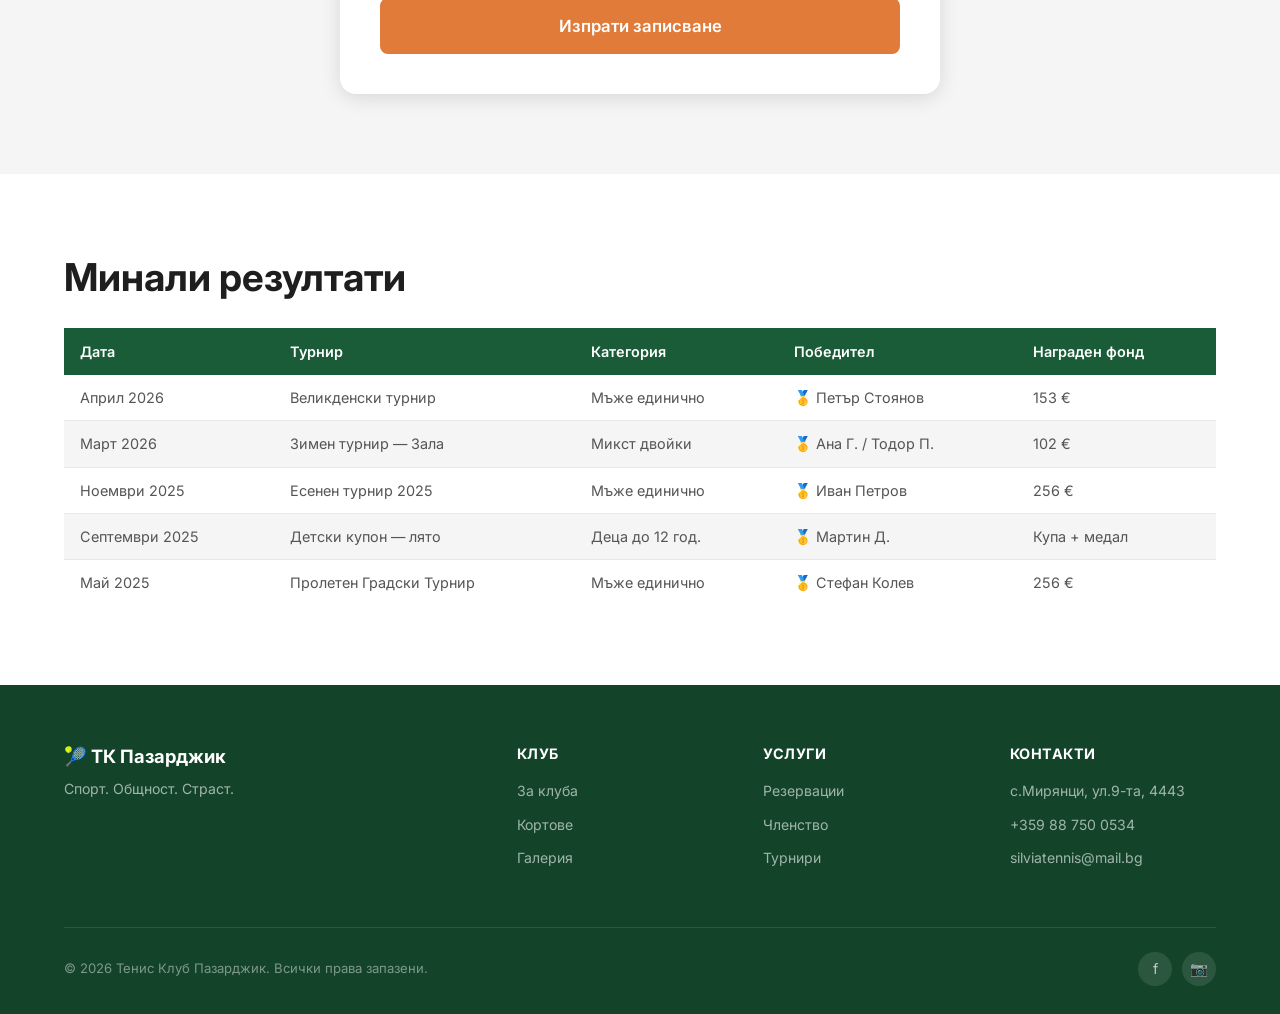
<file: tournaments.html>
<!DOCTYPE html>
<html lang="bg">
<head>
  <meta charset="UTF-8">
  <meta name="viewport" content="width=device-width, initial-scale=1.0">
  <title>Турнири — Тенис Клуб Пазарджик</title>
  <meta name="description" content="Предстоящи и минали турнири на Тенис Клуб Пазарджик. Записвания онлайн.">
  <link rel="preconnect" href="https://fonts.googleapis.com">
  <link rel="preconnect" href="https://fonts.gstatic.com" crossorigin>
  <link href="https://fonts.googleapis.com/css2?family=Inter:wght@400;500;600;700;800&display=swap" rel="stylesheet">
  <link rel="stylesheet" href="assets/css/style.css">
  <link rel="stylesheet" href="assets/css/components.css">
  <link rel="stylesheet" href="assets/css/responsive.css">
</head>
<body>

<!-- NAVBAR -->
<nav class="navbar">
  <div class="navbar__inner">
    <a href="index.html" class="navbar__logo">
      <img src="assets/images/club-logo.jpg" alt="ТК Пазарджик" class="navbar__logo-icon" style="width:40px;height:40px;border-radius:50%;object-fit:cover;border:2px solid rgba(255,255,255,0.3);">
      <span>ТК Пазарджик</span>
    </a>
    <div class="navbar__links">
      <a href="index.html"        data-i18n="nav.home">Начало</a>
      <a href="about.html"        data-i18n="nav.about">За клуба</a>
      <a href="courts.html"       data-i18n="nav.courts">Кортове</a>
      <a href="reservations.html" data-i18n="nav.reservations">Резервации</a>
      <a href="membership.html"   data-i18n="nav.membership">Членство</a>
      <a href="tournaments.html"  data-i18n="nav.tournaments">Турнири</a>
      <a href="news.html"         data-i18n="nav.news">Новини</a>
      <a href="gallery.html"      data-i18n="nav.gallery">Галерия</a>
      <a href="contact.html"      data-i18n="nav.contact">Контакти</a>
    </div>
    <div class="navbar__actions">
      <button class="lang-btn" onclick="window.tcpzLang.switchLang()">EN</button>
      <a href="reservations.html" class="btn btn--primary btn--sm" data-i18n="btn.book">Резервирай</a>
    </div>
    <button class="navbar__hamburger" aria-label="Menu" aria-expanded="false">
      <span></span><span></span><span></span>
    </button>
  </div>
  <div class="navbar__mobile">
    <a href="index.html"        data-i18n="nav.home">Начало</a>
    <a href="about.html"        data-i18n="nav.about">За клуба</a>
    <a href="courts.html"       data-i18n="nav.courts">Кортове</a>
    <a href="reservations.html" data-i18n="nav.reservations">Резервации</a>
    <a href="membership.html"   data-i18n="nav.membership">Членство</a>
    <a href="tournaments.html"  data-i18n="nav.tournaments">Турнири</a>
    <a href="news.html"         data-i18n="nav.news">Новини</a>
    <a href="gallery.html"      data-i18n="nav.gallery">Галерия</a>
    <a href="contact.html"      data-i18n="nav.contact">Контакти</a>
  </div>
</nav>

<!-- PAGE HERO -->
<div class="page-hero">
  <div class="container">
    <h1 data-i18n="tour.hero.title">Турнири</h1>
    <p  data-i18n="tour.hero.sub">Следете предстоящите турнири, записвайте се и следете резултатите.</p>
    <div class="breadcrumb">
      <a href="index.html" data-i18n="nav.home">Начало</a>
      <span>/</span>
      <span data-i18n="nav.tournaments">Турнири</span>
    </div>
  </div>
</div>

<!-- UPCOMING TOURNAMENTS -->
<section class="section">
  <div class="container">
    <h2 data-i18n="tour.upcoming.h" style="margin-bottom:32px;">Предстоящи турнири</h2>
    <div style="display:flex;flex-direction:column;gap:16px;">

      <div class="tournament-card">
        <div class="tournament-card__date">
          <div class="tournament-card__date-day">12</div>
          <div class="tournament-card__date-month" data-i18n="months.MAY">МАЙ</div>
        </div>
        <div class="tournament-card__info">
          <div class="tournament-card__name">🏆 <span data-i18n="tour.spring_2026">Пролетен Градски Турнир 2026</span></div>
          <div class="tournament-card__meta">
            <span>📍 <span data-i18n="tour.venue">ТК Пазарджик</span></span>
            <span>👥 <span data-i18n="tour.cat.men_single">Мъже единично</span></span>
            <span>💰 256 € награден фонд</span>
            <span style="color:var(--green);">✅ 8 <span data-i18n="tour.spots">свободни места</span></span>
          </div>
        </div>
        <a href="#register" class="btn btn--primary btn--sm" data-i18n="btn.register">Запиши се</a>
      </div>

      <div class="tournament-card">
        <div class="tournament-card__date">
          <div class="tournament-card__date-day">26</div>
          <div class="tournament-card__date-month" data-i18n="months.MAY">МАЙ</div>
        </div>
        <div class="tournament-card__info">
          <div class="tournament-card__name">👦 <span data-i18n="tour.kids_2026">Детски Турнир — до 12 год.</span></div>
          <div class="tournament-card__meta">
            <span>📍 <span data-i18n="tour.venue">ТК Пазарджик</span></span>
            <span>👥 <span data-i18n="tour.cat.kids_u12">Деца до 12 год.</span></span>
            <span>🎁 <span data-i18n="tour.cups_medals">Купи и медали</span></span>
            <span style="color:var(--orange);">⏳ 4 <span data-i18n="tour.spots">свободни места</span></span>
          </div>
        </div>
        <a href="#register" class="btn btn--primary btn--sm" data-i18n="btn.register">Запиши се</a>
      </div>

      <div class="tournament-card">
        <div class="tournament-card__date">
          <div class="tournament-card__date-day">14</div>
          <div class="tournament-card__date-month" data-i18n="months.JUN">ЮНИ</div>
        </div>
        <div class="tournament-card__info">
          <div class="tournament-card__name">🤝 <span data-i18n="tour.mixed_2026">Двойки микст — Лятно издание</span></div>
          <div class="tournament-card__meta">
            <span>📍 <span data-i18n="tour.venue">ТК Пазарджик</span></span>
            <span>👫 <span data-i18n="tour.cat.mixed">Микст двойки</span></span>
            <span>💰 153 € награден фонд</span>
            <span style="color:var(--green);">✅ 12 <span data-i18n="tour.spots">свободни места</span></span>
          </div>
        </div>
        <a href="#register" class="btn btn--primary btn--sm" data-i18n="btn.register">Запиши се</a>
      </div>
    </div>
  </div>
</section>

<!-- REGISTER FORM -->
<section class="section section--gray" id="register">
  <div class="container">
    <div style="max-width:600px;margin:0 auto;">
      <div style="background:var(--white);border-radius:var(--radius-lg);box-shadow:var(--shadow-md);padding:40px;">
        <h2 data-i18n="tour.register.h" style="margin-bottom:28px;">Запиши се за турнир</h2>
        <form data-form="tournament" novalidate>
          <div class="form-row">
            <div class="form-group">
              <label data-i18n="tour.reg.name">Вашето име</label>
              <input type="text" name="name" required placeholder="Иван Иванов">
            </div>
            <div class="form-group">
              <label data-i18n="tour.reg.phone">Телефон</label>
              <input type="tel" name="phone" required placeholder="+359...">
            </div>
          </div>
          <div class="form-group">
            <label data-i18n="tour.reg.email">Имейл</label>
            <input type="email" name="email" required placeholder="email@example.com">
          </div>
          <div class="form-group">
            <label data-i18n="tour.reg.event">Турнир</label>
            <select name="event" required>
              <option value="" data-i18n="tour.select_event">— Изберете турнир —</option>
              <option value="spring2026" data-i18n="tour.spring_2026">Пролетен Градски Турнир 2026 (12 май)</option>
              <option value="kids2026"   data-i18n="tour.kids_2026">Детски Турнир до 12 год. (26 май)</option>
              <option value="mixed2026"  data-i18n="tour.mixed_2026">Двойки микст — Лятно издание (14 юни)</option>
            </select>
          </div>
          <div class="form-group">
            <label data-i18n="tour.reg.category">Категория</label>
            <select name="category">
              <option value="men-single"   data-i18n="tour.cat.men_single">Мъже единично</option>
              <option value="women-single" data-i18n="tour.cat.women_single">Жени единично</option>
              <option value="men-double"   data-i18n="tour.cat.men_double">Мъже двойки</option>
              <option value="mixed"        data-i18n="tour.cat.mixed">Микст двойки</option>
              <option value="kids-u12"     data-i18n="tour.cat.kids_u12">Деца до 12 год.</option>
              <option value="kids-u16"     data-i18n="tour.cat.kids_u16">Деца до 16 год.</option>
            </select>
          </div>
          <button type="submit" class="btn btn--primary btn--full btn--lg" data-i18n="tour.reg.submit">Изпрати записване</button>
        </form>
      </div>
    </div>
  </div>
</section>

<!-- PAST RESULTS -->
<section class="section">
  <div class="container">
    <h2 data-i18n="tour.past.h" style="margin-bottom:28px;">Минали резултати</h2>
    <div style="overflow-x:auto;">
      <table class="results-table">
        <thead>
          <tr>
            <th data-i18n="tour.date">Дата</th>
            <th data-i18n="tour.col.tournament">Турнир</th>
            <th data-i18n="tour.col.category">Категория</th>
            <th data-i18n="tour.winner">Победител</th>
            <th data-i18n="tour.prize">Награда</th>
          </tr>
        </thead>
        <tbody>
          <tr>
            <td><span data-i18n="months.apr">Април</span> 2026</td>
            <td>Великденски турнир</td>
            <td data-i18n="tour.cat.men_single">Мъже единично</td>
            <td>🥇 Петър Стоянов</td>
            <td>153 €</td>
          </tr>
          <tr>
            <td><span data-i18n="months.mar">Март</span> 2026</td>
            <td>Зимен турнир — Зала</td>
            <td data-i18n="tour.cat.mixed">Микст двойки</td>
            <td>🥇 Ана Г. / Тодор П.</td>
            <td>102 €</td>
          </tr>
          <tr>
            <td><span data-i18n="months.nov">Ноември</span> 2025</td>
            <td>Есенен турнир 2025</td>
            <td data-i18n="tour.cat.men_single">Мъже единично</td>
            <td>🥇 Иван Петров</td>
            <td>256 €</td>
          </tr>
          <tr>
            <td><span data-i18n="months.sep">Септември</span> 2025</td>
            <td>Детски купон — лято</td>
            <td data-i18n="tour.cat.kids_u12">Деца до 12 год.</td>
            <td>🥇 Мартин Д.</td>
            <td>Купа + медал</td>
          </tr>
          <tr>
            <td><span data-i18n="months.may">Май</span> 2025</td>
            <td>Пролетен Градски Турнир</td>
            <td data-i18n="tour.cat.men_single">Мъже единично</td>
            <td>🥇 Стефан Колев</td>
            <td>256 €</td>
          </tr>
        </tbody>
      </table>
    </div>
  </div>
</section>

<!-- FOOTER -->
<footer class="footer">
  <div class="container">
    <div class="footer__grid">
      <div class="footer__brand">
        <h3>🎾 ТК Пазарджик</h3>
        <p data-i18n="footer.tagline">Спорт. Общност. Страст.</p>
      </div>
      <div class="footer__col">
        <h4 data-i18n="footer.col.club">Клуб</h4>
        <ul>
          <li><a href="about.html"   data-i18n="nav.about">За клуба</a></li>
          <li><a href="courts.html"  data-i18n="nav.courts">Кортове</a></li>
          <li><a href="gallery.html" data-i18n="nav.gallery">Галерия</a></li>
        </ul>
      </div>
      <div class="footer__col">
        <h4 data-i18n="footer.col.services">Услуги</h4>
        <ul>
          <li><a href="reservations.html" data-i18n="nav.reservations">Резервации</a></li>
          <li><a href="membership.html"   data-i18n="nav.membership">Членство</a></li>
          <li><a href="tournaments.html"  data-i18n="nav.tournaments">Турнири</a></li>
        </ul>
      </div>
      <div class="footer__col">
        <h4 data-i18n="nav.contact">Контакти</h4>
        <ul>
          <li><a href="contact.html"               data-i18n="footer.address">Мирянци, Пазарджик</a></li>
          <li><a href="tel:+35988750534"            data-i18n="footer.phone">+359 88 750 0534</a></li>
          <li><a href="mailto:silviatennis@mail.bg" data-i18n="footer.email">silviatennis@mail.bg</a></li>
        </ul>
      </div>
    </div>
    <div class="footer__bottom">
      <p data-i18n="footer.copy">© 2026 Тенис Клуб Пазарджик. Всички права запазени.</p>
      <div class="social-links">
        <a href="https://www.facebook.com/p/%D0%A2%D0%B5%D0%BD%D0%B8%D1%81-%D0%9A%D0%BB%D1%83%D0%B1-%D0%9F%D0%B0%D0%B7%D0%B0%D1%80%D0%B4%D0%B6%D0%B8%D0%BA-100057644463052/" class="social-link" aria-label="Facebook" target="_blank" rel="noopener">f</a>
        <a href="#" class="social-link" aria-label="Instagram">📷</a>
      </div>
    </div>
  </div>
</footer>

<button id="scroll-top" aria-label="Scroll to top">↑</button>

<script src="assets/js/lang.js"></script>
<script src="assets/js/main.js"></script>
</body>
</html>
</file>
<file: assets/css/style.css>
/* ============================================
   ТЕНИС КЛУБ ПАЗАРДЖИК — Global Styles
   ============================================ */

/* --- CSS Variables --- */
:root {
  --green:       #1a5c38;
  --green-dark:  #134429;
  --green-light: #e8f5ee;
  --orange:      #e07b39;
  --orange-dark: #c5662a;
  --white:       #ffffff;
  --off-white:   #f5f5f5;
  --gray-light:  #e8e8e8;
  --gray:        #888888;
  --text:        #1e1e1e;
  --text-light:  #555555;
  --shadow-sm:   0 2px 8px rgba(0,0,0,0.08);
  --shadow-md:   0 4px 20px rgba(0,0,0,0.12);
  --shadow-lg:   0 8px 40px rgba(0,0,0,0.16);
  --radius:      8px;
  --radius-lg:   16px;
  --max-width:   1200px;
  --nav-height:  70px;
  --transition:  0.25s ease;
}

/* --- Reset & Base --- */
*, *::before, *::after { box-sizing: border-box; margin: 0; padding: 0; }

html { scroll-behavior: smooth; font-size: 16px; }

body {
  font-family: 'Inter', sans-serif;
  color: var(--text);
  background: var(--white);
  line-height: 1.6;
  -webkit-font-smoothing: antialiased;
}

img { max-width: 100%; height: auto; display: block; }
a  { color: inherit; text-decoration: none; }
ul { list-style: none; }

/* --- Typography --- */
h1, h2, h3, h4, h5 {
  font-weight: 700;
  line-height: 1.2;
  color: var(--text);
}

h1 { font-size: clamp(2rem, 5vw, 3.5rem); }
h2 { font-size: clamp(1.6rem, 3vw, 2.4rem); }
h3 { font-size: clamp(1.2rem, 2vw, 1.6rem); }
h4 { font-size: 1.1rem; }

p  { color: var(--text-light); line-height: 1.75; }

/* --- Layout Helpers --- */
.container {
  width: 100%;
  max-width: var(--max-width);
  margin: 0 auto;
  padding: 0 24px;
}

.section {
  padding: 80px 0;
}

.section--gray { background: var(--off-white); }
.section--green { background: var(--green); }

.section__header {
  text-align: center;
  margin-bottom: 56px;
}

.section__header h2 { margin-bottom: 12px; }
.section__header p  { max-width: 600px; margin: 0 auto; font-size: 1.05rem; }

/* Section header on dark background */
.section--green .section__header h2,
.section--green .section__header p { color: var(--white); }

/* --- Utility --- */
.text-center { text-align: center; }
.text-green  { color: var(--green); }
.text-orange { color: var(--orange); }

.mt-8  { margin-top: 8px; }
.mt-16 { margin-top: 16px; }
.mt-24 { margin-top: 24px; }
.mt-32 { margin-top: 32px; }
.mt-48 { margin-top: 48px; }

.mb-8  { margin-bottom: 8px; }
.mb-16 { margin-bottom: 16px; }
.mb-24 { margin-bottom: 24px; }
.mb-32 { margin-bottom: 32px; }

.hidden { display: none !important; }

/* --- Page Hero (inner pages) --- */
.page-hero {
  background: url('../images/courts-cover.jpg') center 60% / cover no-repeat;
  padding: 100px 0 60px;
  text-align: center;
  margin-top: var(--nav-height);
  position: relative;
}
.page-hero::before {
  content: '';
  position: absolute;
  inset: 0;
  background: linear-gradient(rgba(15,60,30,0.78), rgba(15,55,30,0.72));
}
.page-hero > * { position: relative; z-index: 1; }

.page-hero h1 { color: var(--white); margin-bottom: 12px; }
.page-hero p  { color: rgba(255,255,255,0.8); font-size: 1.1rem; max-width: 560px; margin: 0 auto; }

/* --- Breadcrumb --- */
.breadcrumb {
  display: flex;
  align-items: center;
  justify-content: center;
  gap: 8px;
  margin-top: 20px;
  font-size: 0.9rem;
  color: rgba(255,255,255,0.65);
}
.breadcrumb a:hover { color: var(--orange); }
.breadcrumb span { color: rgba(255,255,255,0.4); }

/* --- Scroll Reveal Animation --- */
.reveal {
  opacity: 0;
  transform: translateY(20px);
  transition: opacity 0.5s ease, transform 0.5s ease;
}
.reveal.revealed {
  opacity: 1;
  transform: none;
}

/* --- Scroll to top --- */
#scroll-top {
  position: fixed;
  bottom: 28px;
  right: 28px;
  width: 44px;
  height: 44px;
  background: var(--green);
  color: var(--white);
  border: none;
  border-radius: 50%;
  cursor: pointer;
  display: flex;
  align-items: center;
  justify-content: center;
  font-size: 1.2rem;
  box-shadow: var(--shadow-md);
  opacity: 0;
  pointer-events: none;
  transition: opacity var(--transition), transform var(--transition);
  z-index: 900;
}

#scroll-top.visible {
  opacity: 1;
  pointer-events: auto;
}

#scroll-top:hover { background: var(--green-dark); transform: translateY(-2px); }
</file>
<file: assets/css/components.css>
/* ============================================
   ТЕНИС КЛУБ ПАЗАРДЖИК — Components
   ============================================ */

/* ---- NAVBAR ---- */
.navbar {
  position: fixed;
  top: 0; left: 0; right: 0;
  height: var(--nav-height);
  background: var(--white);
  box-shadow: var(--shadow-sm);
  z-index: 1000;
  display: flex;
  align-items: center;
}

.navbar__inner {
  display: flex;
  align-items: center;
  justify-content: space-between;
  width: 100%;
  max-width: var(--max-width);
  margin: 0 auto;
  padding: 0 24px;
}

.navbar__logo {
  display: flex;
  align-items: center;
  gap: 10px;
  font-size: 1.05rem;
  font-weight: 700;
  color: var(--green);
  text-decoration: none;
  flex-shrink: 0;
}

.navbar__logo-icon {
  width: 38px;
  height: 38px;
  background: var(--green);
  border-radius: 50%;
  display: flex;
  align-items: center;
  justify-content: center;
  font-size: 1.1rem;
}

.navbar__links {
  display: flex;
  align-items: center;
  gap: 4px;
}

.navbar__links a {
  padding: 6px 10px;
  font-size: 0.88rem;
  font-weight: 500;
  color: var(--text);
  border-radius: 6px;
  transition: background var(--transition), color var(--transition);
  white-space: nowrap;
}

.navbar__links a:hover,
.navbar__links a.active {
  background: var(--green-light);
  color: var(--green);
}

.navbar__actions {
  display: flex;
  align-items: center;
  gap: 10px;
  flex-shrink: 0;
}

/* Language toggle */
.lang-btn {
  background: transparent;
  border: 1.5px solid var(--gray-light);
  border-radius: 6px;
  padding: 5px 10px;
  font-size: 0.82rem;
  font-weight: 600;
  cursor: pointer;
  color: var(--text);
  transition: all var(--transition);
  font-family: inherit;
}

.lang-btn:hover { border-color: var(--green); color: var(--green); }

/* Mobile hamburger */
.navbar__hamburger {
  display: none;
  flex-direction: column;
  gap: 5px;
  background: none;
  border: none;
  cursor: pointer;
  padding: 4px;
}

.navbar__hamburger span {
  width: 24px;
  height: 2px;
  background: var(--text);
  border-radius: 2px;
  transition: all var(--transition);
  display: block;
}

/* Mobile nav */
.navbar__mobile {
  display: none;
  position: absolute;
  top: var(--nav-height);
  left: 0; right: 0;
  background: var(--white);
  border-top: 1px solid var(--gray-light);
  padding: 16px 24px 24px;
  box-shadow: var(--shadow-md);
}

.navbar__mobile.open { display: block; }

.navbar__mobile a {
  display: block;
  padding: 10px 0;
  font-size: 0.95rem;
  font-weight: 500;
  color: var(--text);
  border-bottom: 1px solid var(--gray-light);
  transition: color var(--transition);
}

.navbar__mobile a:last-child { border-bottom: none; }
.navbar__mobile a:hover { color: var(--green); }

/* ---- BUTTONS ---- */
.btn {
  display: inline-flex;
  align-items: center;
  gap: 8px;
  padding: 12px 24px;
  border-radius: var(--radius);
  font-size: 0.95rem;
  font-weight: 600;
  cursor: pointer;
  border: 2px solid transparent;
  transition: all var(--transition);
  font-family: inherit;
  text-decoration: none;
  white-space: nowrap;
}

.btn--primary {
  background: var(--orange);
  color: var(--white);
  border-color: var(--orange);
}
.btn--primary:hover {
  background: var(--orange-dark);
  border-color: var(--orange-dark);
  transform: translateY(-1px);
  box-shadow: 0 4px 14px rgba(224,123,57,0.35);
}

.btn--secondary {
  background: transparent;
  color: var(--green);
  border-color: var(--green);
}
.btn--secondary:hover {
  background: var(--green);
  color: var(--white);
  transform: translateY(-1px);
}

.btn--white {
  background: var(--white);
  color: var(--green);
  border-color: var(--white);
}
.btn--white:hover { background: var(--off-white); transform: translateY(-1px); }

.btn--white-outline {
  background: transparent;
  color: var(--white);
  border-color: rgba(255,255,255,0.6);
}
.btn--white-outline:hover { background: rgba(255,255,255,0.1); border-color: var(--white); }

.btn--sm { padding: 8px 16px; font-size: 0.85rem; }
.btn--lg { padding: 16px 32px; font-size: 1.05rem; }
.btn--full { width: 100%; justify-content: center; }

/* ---- CARDS ---- */
.card {
  background: var(--white);
  border-radius: var(--radius-lg);
  box-shadow: var(--shadow-sm);
  overflow: hidden;
  transition: box-shadow var(--transition), transform var(--transition);
}

.card:hover {
  box-shadow: var(--shadow-md);
  transform: translateY(-3px);
}

.card__img {
  width: 100%;
  aspect-ratio: 16/10;
  object-fit: cover;
  background: var(--gray-light);
}

.card__img--placeholder {
  width: 100%;
  aspect-ratio: 16/10;
  background: linear-gradient(135deg, var(--green-light) 0%, #c8e6d4 100%);
  display: flex;
  align-items: center;
  justify-content: center;
  font-size: 3rem;
}

.card__body { padding: 24px; }
.card__badge {
  display: inline-block;
  padding: 3px 10px;
  border-radius: 20px;
  font-size: 0.78rem;
  font-weight: 600;
  text-transform: uppercase;
  letter-spacing: 0.5px;
  margin-bottom: 10px;
}

.badge--green  { background: var(--green-light); color: var(--green); }
.badge--orange { background: #fdf0e6; color: var(--orange); }
.badge--gray   { background: var(--gray-light); color: var(--gray); }

.card__title { margin-bottom: 8px; font-size: 1.1rem; }
.card__text  { font-size: 0.92rem; margin-bottom: 16px; }

/* ---- GRID LAYOUTS ---- */
.grid-2 { display: grid; grid-template-columns: repeat(2, 1fr); gap: 24px; }
.grid-3 { display: grid; grid-template-columns: repeat(3, 1fr); gap: 24px; }
.grid-4 { display: grid; grid-template-columns: repeat(4, 1fr); gap: 24px; }

/* ---- FEATURE CARDS ---- */
.feature-card {
  background: var(--white);
  border-radius: var(--radius-lg);
  padding: 32px 28px;
  box-shadow: var(--shadow-sm);
  text-align: center;
  transition: box-shadow var(--transition), transform var(--transition);
}

.feature-card:hover { box-shadow: var(--shadow-md); transform: translateY(-3px); }

.feature-card__icon {
  width: 64px;
  height: 64px;
  background: var(--green-light);
  border-radius: 50%;
  display: flex;
  align-items: center;
  justify-content: center;
  font-size: 1.8rem;
  margin: 0 auto 20px;
}

.feature-card h3 { margin-bottom: 10px; font-size: 1.1rem; }
.feature-card p  { font-size: 0.92rem; }

/* ---- FORMS ---- */
.form-group {
  display: flex;
  flex-direction: column;
  gap: 6px;
  margin-bottom: 20px;
}

.form-group label {
  font-size: 0.88rem;
  font-weight: 600;
  color: var(--text);
}

.form-group input,
.form-group select,
.form-group textarea {
  padding: 11px 14px;
  border: 1.5px solid var(--gray-light);
  border-radius: var(--radius);
  font-size: 0.95rem;
  font-family: inherit;
  color: var(--text);
  background: var(--white);
  transition: border-color var(--transition), box-shadow var(--transition);
  width: 100%;
}

.form-group input:focus,
.form-group select:focus,
.form-group textarea:focus {
  outline: none;
  border-color: var(--green);
  box-shadow: 0 0 0 3px rgba(26, 92, 56, 0.1);
}

.form-group textarea { resize: vertical; min-height: 120px; }

.form-row { display: grid; grid-template-columns: 1fr 1fr; gap: 16px; }

.form-notice {
  padding: 14px 18px;
  border-radius: var(--radius);
  font-size: 0.9rem;
  font-weight: 500;
  display: none;
  margin-top: 12px;
}

.form-notice--success { background: var(--green-light); color: var(--green); display: block; }
.form-notice--error   { background: #fdecea; color: #c0392b; display: block; }

/* ---- PRICING CARDS ---- */
.pricing-card {
  background: var(--white);
  border-radius: var(--radius-lg);
  padding: 36px 28px;
  box-shadow: var(--shadow-sm);
  border: 2px solid transparent;
  transition: all var(--transition);
  position: relative;
}

.pricing-card--featured {
  border-color: var(--orange);
  box-shadow: 0 8px 32px rgba(224,123,57,0.18);
  transform: scale(1.03);
}

.pricing-card:hover { box-shadow: var(--shadow-md); }

.pricing-card__badge {
  position: absolute;
  top: -14px;
  left: 50%;
  transform: translateX(-50%);
  background: var(--orange);
  color: var(--white);
  padding: 4px 16px;
  border-radius: 20px;
  font-size: 0.78rem;
  font-weight: 700;
  white-space: nowrap;
}

.pricing-card__name {
  font-size: 1.2rem;
  font-weight: 700;
  margin-bottom: 8px;
  color: var(--text);
}

.pricing-card__price {
  font-size: 2.5rem;
  font-weight: 800;
  color: var(--green);
  line-height: 1;
  margin-bottom: 4px;
}

.pricing-card__period {
  font-size: 0.85rem;
  color: var(--gray);
  margin-bottom: 24px;
}

.pricing-card__features {
  list-style: none;
  margin-bottom: 28px;
}

.pricing-card__features li {
  padding: 7px 0;
  font-size: 0.9rem;
  color: var(--text-light);
  display: flex;
  align-items: flex-start;
  gap: 8px;
  border-bottom: 1px solid var(--gray-light);
}

.pricing-card__features li:last-child { border-bottom: none; }
.pricing-card__features li::before { content: "✓"; color: var(--green); font-weight: 700; flex-shrink: 0; }

/* ---- COURT CARDS ---- */
.court-card {
  background: var(--white);
  border-radius: var(--radius-lg);
  overflow: hidden;
  box-shadow: var(--shadow-sm);
  transition: all var(--transition);
}

.court-card:hover { box-shadow: var(--shadow-md); transform: translateY(-3px); }

.court-card__surface {
  height: 180px;
  display: flex;
  align-items: center;
  justify-content: center;
  font-size: 3rem;
  position: relative;
}

.court-card__surface--hard { background: linear-gradient(160deg, #3b88c3 0%, #2c6fa0 100%); }
.court-card__surface--clay {
  background: url('../images/courts-cover.jpg') center 65% / cover no-repeat;
  position: relative;
}
.court-card__surface--clay::after {
  content: '';
  position: absolute;
  inset: 0;
  background: rgba(150,60,15,0.35);
  border-radius: 8px 8px 0 0;
}

.court-card__tag {
  position: absolute;
  top: 12px;
  right: 12px;
  background: rgba(255,255,255,0.9);
  padding: 3px 10px;
  border-radius: 20px;
  font-size: 0.78rem;
  font-weight: 600;
  color: var(--text);
}

.court-card__body { padding: 20px; }
.court-card__name { font-size: 1.05rem; font-weight: 700; margin-bottom: 6px; }
.court-card__desc { font-size: 0.88rem; color: var(--text-light); margin-bottom: 14px; }

.court-card__meta {
  display: flex;
  gap: 12px;
  margin-bottom: 16px;
  flex-wrap: wrap;
}

.court-card__meta span {
  display: flex;
  align-items: center;
  gap: 4px;
  font-size: 0.82rem;
  color: var(--text-light);
}

/* ---- STATS ---- */
.stats-row {
  display: flex;
  gap: 0;
}

.stat {
  flex: 1;
  text-align: center;
  padding: 32px 16px;
  border-right: 1px solid rgba(255,255,255,0.15);
}

.stat:last-child { border-right: none; }

.stat__number {
  font-size: 2.8rem;
  font-weight: 800;
  color: var(--orange);
  line-height: 1;
  margin-bottom: 6px;
}

.stat__label { color: rgba(255,255,255,0.8); font-size: 0.9rem; }

/* ---- TOURNAMENT TABLE ---- */
.results-table {
  width: 100%;
  border-collapse: collapse;
  font-size: 0.9rem;
}

.results-table th {
  background: var(--green);
  color: var(--white);
  padding: 12px 16px;
  text-align: left;
  font-weight: 600;
}

.results-table td {
  padding: 11px 16px;
  border-bottom: 1px solid var(--gray-light);
  color: var(--text-light);
}

.results-table tr:nth-child(even) { background: var(--off-white); }
.results-table tr:last-child td   { border-bottom: none; }

/* ---- GALLERY GRID ---- */
.gallery-grid {
  columns: 3;
  column-gap: 16px;
}

.gallery-item {
  break-inside: avoid;
  margin-bottom: 16px;
  border-radius: var(--radius);
  overflow: hidden;
  cursor: pointer;
  position: relative;
}

.gallery-item img,
.gallery-item .gallery-placeholder {
  width: 100%;
  display: block;
  transition: transform 0.35s ease;
}

.gallery-placeholder {
  aspect-ratio: 4/3;
  background: linear-gradient(135deg, var(--green-light) 0%, #c8e6d4 100%);
  display: flex;
  align-items: center;
  justify-content: center;
  font-size: 2.5rem;
}

.gallery-item:hover img,
.gallery-item:hover .gallery-placeholder { transform: scale(1.04); }

.gallery-item__overlay {
  position: absolute;
  inset: 0;
  background: rgba(26,92,56,0.5);
  opacity: 0;
  transition: opacity var(--transition);
  display: flex;
  align-items: center;
  justify-content: center;
  font-size: 2rem;
  color: var(--white);
}

.gallery-item:hover .gallery-item__overlay { opacity: 1; }

/* ---- LIGHTBOX ---- */
.lightbox {
  position: fixed;
  inset: 0;
  background: rgba(0,0,0,0.9);
  z-index: 9999;
  display: flex;
  align-items: center;
  justify-content: center;
  opacity: 0;
  pointer-events: none;
  transition: opacity 0.3s ease;
}

.lightbox.open { opacity: 1; pointer-events: all; }

.lightbox__close {
  position: absolute;
  top: 20px; right: 24px;
  background: none;
  border: none;
  color: var(--white);
  font-size: 2rem;
  cursor: pointer;
  line-height: 1;
}

.lightbox__content {
  max-width: 90vw;
  max-height: 85vh;
  border-radius: var(--radius);
  overflow: hidden;
  display: flex;
  align-items: center;
  justify-content: center;
  font-size: 5rem;
  width: 700px;
  aspect-ratio: 4/3;
  background: #111;
}

.lightbox__content img {
  max-width: 100%;
  max-height: 100%;
  object-fit: contain;
}

.lightbox__nav {
  position: absolute;
  top: 50%;
  transform: translateY(-50%);
  background: rgba(255,255,255,0.15);
  border: none;
  color: var(--white);
  font-size: 1.5rem;
  padding: 12px 16px;
  cursor: pointer;
  border-radius: var(--radius);
  transition: background var(--transition);
}

.lightbox__nav:hover { background: rgba(255,255,255,0.3); }
.lightbox__prev { left: 20px; }
.lightbox__next { right: 20px; }

/* ---- NEWS ARTICLE CARD ---- */
.news-card .card__date {
  font-size: 0.8rem;
  color: var(--gray);
  margin-bottom: 6px;
}

/* ---- FILTER TABS ---- */
.filter-tabs {
  display: flex;
  gap: 8px;
  justify-content: center;
  margin-bottom: 40px;
  flex-wrap: wrap;
}

.filter-tab {
  padding: 8px 20px;
  border-radius: 24px;
  border: 1.5px solid var(--gray-light);
  background: transparent;
  font-size: 0.88rem;
  font-weight: 600;
  cursor: pointer;
  color: var(--text-light);
  transition: all var(--transition);
  font-family: inherit;
}

.filter-tab.active,
.filter-tab:hover {
  background: var(--green);
  border-color: var(--green);
  color: var(--white);
}

/* ---- INFO BOX ---- */
.info-box {
  background: var(--green-light);
  border-left: 4px solid var(--green);
  border-radius: 0 var(--radius) var(--radius) 0;
  padding: 20px 24px;
  margin-bottom: 20px;
}

.info-box p {
  color: var(--text);
  margin-bottom: 8px;
  font-size: 0.92rem;
  display: flex;
  align-items: flex-start;
  gap: 8px;
}

.info-box p:last-child { margin-bottom: 0; }
.info-box strong { color: var(--green); }

/* ---- CONTACT INFO ---- */
.contact-item {
  display: flex;
  align-items: flex-start;
  gap: 16px;
  margin-bottom: 24px;
}

.contact-item__icon {
  width: 44px;
  height: 44px;
  background: var(--green-light);
  border-radius: 50%;
  display: flex;
  align-items: center;
  justify-content: center;
  font-size: 1.1rem;
  flex-shrink: 0;
}

.contact-item__text h4 { font-size: 0.88rem; color: var(--gray); font-weight: 500; margin-bottom: 3px; }
.contact-item__text p  { color: var(--text); font-size: 0.95rem; }
.contact-item__text a:hover { color: var(--green); }

/* ---- FOOTER ---- */
.footer {
  background: var(--green-dark);
  color: rgba(255,255,255,0.75);
  padding: 60px 0 28px;
}

.footer__grid {
  display: grid;
  grid-template-columns: 2fr 1fr 1fr 1fr;
  gap: 40px;
  margin-bottom: 48px;
}

.footer__brand h3 {
  color: var(--white);
  font-size: 1.15rem;
  margin-bottom: 10px;
}

.footer__brand p {
  color: rgba(255,255,255,0.6);
  font-size: 0.88rem;
  line-height: 1.7;
}

.footer__col h4 {
  color: var(--white);
  font-size: 0.9rem;
  font-weight: 700;
  margin-bottom: 16px;
  text-transform: uppercase;
  letter-spacing: 0.5px;
}

.footer__col ul { list-style: none; }
.footer__col ul li { margin-bottom: 8px; }
.footer__col ul li a {
  color: rgba(255,255,255,0.6);
  font-size: 0.88rem;
  transition: color var(--transition);
}
.footer__col ul li a:hover { color: var(--orange); }

.footer__bottom {
  border-top: 1px solid rgba(255,255,255,0.1);
  padding-top: 24px;
  display: flex;
  align-items: center;
  justify-content: space-between;
  flex-wrap: wrap;
  gap: 12px;
}

.footer__bottom p { font-size: 0.82rem; color: rgba(255,255,255,0.45); }

.social-links { display: flex; gap: 10px; }
.social-link {
  width: 34px;
  height: 34px;
  background: rgba(255,255,255,0.1);
  border-radius: 50%;
  display: flex;
  align-items: center;
  justify-content: center;
  font-size: 0.9rem;
  color: rgba(255,255,255,0.7);
  transition: all var(--transition);
}
.social-link:hover { background: var(--orange); color: var(--white); }

/* ---- TOURNAMENT CARD ---- */
.tournament-card {
  background: var(--white);
  border-radius: var(--radius-lg);
  padding: 24px 28px;
  box-shadow: var(--shadow-sm);
  display: flex;
  align-items: center;
  gap: 24px;
  border-left: 4px solid var(--orange);
  transition: box-shadow var(--transition);
}

.tournament-card:hover { box-shadow: var(--shadow-md); }

.tournament-card__date {
  text-align: center;
  background: var(--orange);
  color: var(--white);
  border-radius: var(--radius);
  padding: 10px 16px;
  min-width: 70px;
  flex-shrink: 0;
}

.tournament-card__date-day   { font-size: 1.8rem; font-weight: 800; line-height: 1; }
.tournament-card__date-month { font-size: 0.78rem; font-weight: 600; text-transform: uppercase; }

.tournament-card__info { flex: 1; }
.tournament-card__name { font-size: 1.1rem; font-weight: 700; margin-bottom: 4px; }
.tournament-card__meta { display: flex; gap: 16px; flex-wrap: wrap; margin-top: 6px; }
.tournament-card__meta span { font-size: 0.82rem; color: var(--text-light); display: flex; align-items: center; gap: 4px; }

/* ---- TEAM CARD ---- */
.team-card {
  text-align: center;
  background: var(--white);
  border-radius: var(--radius-lg);
  padding: 28px 20px;
  box-shadow: var(--shadow-sm);
  transition: all var(--transition);
}

.team-card:hover { box-shadow: var(--shadow-md); transform: translateY(-3px); }

.team-card__avatar {
  width: 90px;
  height: 90px;
  border-radius: 50%;
  background: linear-gradient(135deg, var(--green-light), #c8e6d4);
  margin: 0 auto 16px;
  display: flex;
  align-items: center;
  justify-content: center;
  font-size: 2.2rem;
  border: 3px solid var(--green-light);
}

.team-card__name { font-size: 1.05rem; font-weight: 700; margin-bottom: 4px; }
.team-card__role { font-size: 0.82rem; color: var(--orange); font-weight: 600; text-transform: uppercase; letter-spacing: 0.5px; margin-bottom: 10px; }
.team-card__bio  { font-size: 0.88rem; color: var(--text-light); }

/* ---- BENEFITS GRID ---- */
.benefit-card {
  display: flex;
  gap: 16px;
  background: var(--white);
  border-radius: var(--radius-lg);
  padding: 24px;
  box-shadow: var(--shadow-sm);
  transition: all var(--transition);
}
.benefit-card:hover { box-shadow: var(--shadow-md); }

.benefit-card__icon {
  width: 48px;
  height: 48px;
  background: var(--green-light);
  border-radius: var(--radius);
  display: flex;
  align-items: center;
  justify-content: center;
  font-size: 1.4rem;
  flex-shrink: 0;
}

.benefit-card__text h4 { margin-bottom: 6px; font-size: 1rem; }
.benefit-card__text p  { font-size: 0.88rem; }

/* ---- MAP EMBED ---- */
.map-container {
  border-radius: var(--radius-lg);
  overflow: hidden;
  box-shadow: var(--shadow-sm);
  background: var(--gray-light);
  display: flex;
  align-items: center;
  justify-content: center;
  min-height: 320px;
}

.map-container iframe { width: 100%; border: none; display: block; }

/* ---- QUICK-BOOK WIDGET ---- */
.hero__quick-book {
  background: rgba(255,255,255,0.97);
  border-radius: var(--radius-lg);
  padding: 20px 24px;
  margin-top: 36px;
  max-width: 820px;
  box-shadow: 0 8px 40px rgba(0,0,0,0.28);
}

.quick-book__label {
  font-size: 0.78rem;
  font-weight: 700;
  color: var(--green);
  text-transform: uppercase;
  letter-spacing: 1px;
  margin-bottom: 12px;
}

.quick-book__fields {
  display: grid;
  grid-template-columns: 1.3fr 1fr 1fr auto;
  gap: 12px;
  align-items: end;
}

.quick-book__field label {
  display: block;
  font-size: 0.78rem;
  font-weight: 600;
  color: var(--text);
  margin-bottom: 5px;
}

.quick-book__field select,
.quick-book__field input[type="date"] {
  width: 100%;
  padding: 10px 12px;
  border: 1.5px solid var(--gray-light);
  border-radius: var(--radius);
  font-size: 0.9rem;
  font-family: inherit;
  color: var(--text);
  background: var(--white);
  cursor: pointer;
  transition: border-color var(--transition);
}

.quick-book__field select:focus,
.quick-book__field input[type="date"]:focus {
  outline: none;
  border-color: var(--green);
}

/* ---- KIDS SECTION ---- */
.kids-section { background: var(--green); }

.kids-section__inner {
  display: grid;
  grid-template-columns: 1fr 340px;
  gap: 60px;
  align-items: center;
}

.kids-section__eyebrow {
  display: inline-block;
  background: rgba(255,255,255,0.18);
  color: rgba(255,255,255,0.9);
  padding: 4px 14px;
  border-radius: 20px;
  font-size: 0.78rem;
  font-weight: 700;
  text-transform: uppercase;
  letter-spacing: 1px;
  margin-bottom: 20px;
}

.kids-section__text h2 { color: var(--white); margin-bottom: 14px; }
.kids-section__text > p { color: rgba(255,255,255,0.8); margin-bottom: 24px; font-size: 1.05rem; }

.kids-section__list {
  list-style: none;
  margin-bottom: 32px;
}

.kids-section__list li {
  color: rgba(255,255,255,0.9);
  padding: 7px 0;
  font-size: 0.95rem;
  border-bottom: 1px solid rgba(255,255,255,0.1);
  display: flex;
  align-items: center;
  gap: 10px;
}

.kids-section__list li:last-child { border-bottom: none; }

.kids-section__price-card {
  background: var(--white);
  border-radius: var(--radius-lg);
  padding: 36px 28px;
  text-align: center;
  box-shadow: 0 12px 48px rgba(0,0,0,0.2);
}

.kids-section__price-icon { font-size: 2.4rem; margin-bottom: 12px; }

.kids-section__price-title {
  font-weight: 700;
  font-size: 1.1rem;
  color: var(--text);
  margin-bottom: 16px;
}

.kids-section__price-amount {
  display: flex;
  align-items: flex-end;
  justify-content: center;
  gap: 4px;
  margin-bottom: 4px;
  line-height: 1;
}

.kids-section__price-amount span {
  font-size: 3.2rem;
  font-weight: 800;
  color: var(--green);
  line-height: 1;
}

.kids-section__price-amount em {
  font-style: normal;
  font-size: 1.6rem;
  font-weight: 700;
  color: var(--green);
  padding-bottom: 4px;
}

.kids-section__price-sub {
  font-size: 0.82rem;
  color: var(--gray);
  margin-bottom: 20px;
}

.kids-section__price-info {
  background: var(--green-light);
  border-radius: var(--radius);
  padding: 14px 16px;
  margin-bottom: 24px;
  text-align: left;
}

.kids-section__price-info div {
  color: var(--text);
  font-size: 0.88rem;
  padding: 4px 0;
  display: flex;
  align-items: center;
  gap: 6px;
}

.kids-section__price-card .btn--join-kids {
  background: var(--orange);
  color: var(--white);
  border-color: var(--orange);
  width: 100%;
  justify-content: center;
}

.kids-section__price-card .btn--join-kids:hover {
  background: var(--orange-dark);
  border-color: var(--orange-dark);
  transform: translateY(-1px);
}

/* ---- FAQ ACCORDION ---- */
.faq { max-width: 720px; margin: 0 auto; }

.faq__item { border-bottom: 1px solid var(--gray-light); }
.faq__item:first-child { border-top: 1px solid var(--gray-light); }

.faq__question {
  width: 100%;
  text-align: left;
  padding: 20px 0;
  background: none;
  border: none;
  cursor: pointer;
  font-size: 1rem;
  font-weight: 600;
  font-family: inherit;
  color: var(--text);
  display: flex;
  justify-content: space-between;
  align-items: center;
  gap: 16px;
  transition: color var(--transition);
}

.faq__question:hover { color: var(--green); }

.faq__question::after {
  content: '+';
  font-size: 1.5rem;
  font-weight: 300;
  color: var(--green);
  flex-shrink: 0;
  line-height: 1;
  transition: transform var(--transition);
}

.faq__item.open .faq__question { color: var(--green); }
.faq__item.open .faq__question::after { transform: rotate(45deg); }

.faq__answer {
  max-height: 0;
  overflow: hidden;
  transition: max-height 0.35s ease, padding 0.2s ease;
}

.faq__item.open .faq__answer { max-height: 300px; padding-bottom: 20px; }
.faq__answer p { color: var(--text-light); line-height: 1.75; font-size: 0.95rem; }

/* ---- "WHY JOIN" STRIP ---- */
.why-join__grid {
  display: grid;
  grid-template-columns: repeat(3, 1fr);
  gap: 28px;
}

.why-join__card {
  background: var(--white);
  border-radius: var(--radius-lg);
  padding: 32px 24px;
  text-align: center;
  box-shadow: var(--shadow-sm);
  border-top: 4px solid var(--green);
  transition: all var(--transition);
}

.why-join__card:hover { box-shadow: var(--shadow-md); transform: translateY(-3px); }

.why-join__icon {
  width: 60px;
  height: 60px;
  background: var(--green-light);
  border-radius: 50%;
  display: flex;
  align-items: center;
  justify-content: center;
  font-size: 1.6rem;
  margin: 0 auto 16px;
}

.why-join__card h4 { margin-bottom: 8px; }
.why-join__card p  { font-size: 0.9rem; }

/* ---- FLOATING BOOK BUTTON ---- */
.float-book {
  position: fixed;
  bottom: 80px;
  right: 24px;
  background: var(--orange);
  color: var(--white);
  padding: 13px 22px;
  border-radius: 28px;
  font-size: 0.9rem;
  font-weight: 700;
  box-shadow: 0 4px 20px rgba(224,123,57,0.45);
  z-index: 899;
  display: flex;
  align-items: center;
  gap: 8px;
  text-decoration: none;
  transition: transform var(--transition), box-shadow var(--transition), opacity var(--transition);
  opacity: 0;
  pointer-events: none;
  transform: translateY(10px);
}

.float-book.visible {
  opacity: 1;
  pointer-events: auto;
  transform: translateY(0);
}

.float-book:hover {
  background: var(--orange-dark);
  transform: translateY(-2px);
  box-shadow: 0 6px 28px rgba(224,123,57,0.55);
}
</file>
<file: assets/css/responsive.css>
/* ============================================
   ТЕНИС КЛУБ ПАЗАРДЖИК — Responsive
   ============================================ */

/* ---- Tablet: ≤ 1024px ---- */
@media (max-width: 1024px) {
  .navbar__links { gap: 2px; }
  .navbar__links a { padding: 6px 7px; font-size: 0.82rem; }

  .grid-4 { grid-template-columns: repeat(2, 1fr); }

  .footer__grid { grid-template-columns: 1fr 1fr; gap: 32px; }

  .stats-row { flex-wrap: wrap; }
  .stat { min-width: 50%; border-right: none; border-bottom: 1px solid rgba(255,255,255,0.15); }
  .stat:nth-child(odd) { border-right: 1px solid rgba(255,255,255,0.15); }

  .pricing-card--featured { transform: scale(1.01); }

  .gallery-grid { columns: 2; }
}

/* ---- Tablet portrait: ≤ 768px ---- */
@media (max-width: 768px) {
  :root { --nav-height: 64px; }

  .navbar__links,
  .navbar__actions .btn { display: none; }
  .navbar__hamburger { display: flex; }
  .navbar__actions .lang-btn { display: flex; }

  .section { padding: 56px 0; }

  h1 { font-size: 2rem; }
  h2 { font-size: 1.6rem; }

  .grid-2,
  .grid-3,
  .grid-4 { grid-template-columns: 1fr; }

  .form-row { grid-template-columns: 1fr; }

  .page-hero { padding: 80px 0 48px; }

  .footer__grid { grid-template-columns: 1fr; gap: 28px; }
  .footer__bottom { flex-direction: column; text-align: center; }

  .stats-row { flex-direction: column; }
  .stat { border-right: none !important; border-bottom: 1px solid rgba(255,255,255,0.15); }
  .stat:last-child { border-bottom: none; }

  .pricing-card--featured { transform: none; }

  .gallery-grid { columns: 2; }

  .tournament-card { flex-direction: column; align-items: flex-start; }

  .section__header { margin-bottom: 36px; }

  .hero__actions { flex-direction: column; align-items: stretch; }
  .hero__actions .btn { justify-content: center; }

  .lightbox__content { width: 95vw; }
  .lightbox__nav { padding: 8px 12px; font-size: 1.2rem; }
}

/* ---- Mobile: ≤ 480px ---- */
@media (max-width: 480px) {
  .container { padding: 0 16px; }

  .gallery-grid { columns: 1; }

  .filter-tabs { gap: 6px; }
  .filter-tab { padding: 6px 14px; font-size: 0.82rem; }

  .btn { padding: 10px 18px; font-size: 0.88rem; }
  .btn--lg { padding: 13px 24px; font-size: 0.95rem; }

  .pricing-card { padding: 28px 20px; }

  .results-table { font-size: 0.8rem; }
  .results-table th,
  .results-table td { padding: 9px 10px; }
}

/* ---- Inline-grid overrides for content pages ---- */
@media (max-width: 768px) {
  /* about.html story section */
  .section [style*="grid-template-columns:1fr 1fr"],
  /* reservations & contact 2-col layouts */
  .section [style*="grid-template-columns:1.5fr 1fr"] {
    grid-template-columns: 1fr !important;
  }
}

/* ---- Large screens: ≥ 1400px ---- */
@media (min-width: 1400px) {
  :root { --max-width: 1320px; }
}

/* ---- Quick-book & new components: tablet ---- */
@media (max-width: 900px) {
  .quick-book__fields { grid-template-columns: 1fr 1fr; }
  .quick-book__btn    { grid-column: span 2; justify-content: center; }

  .kids-section__inner { grid-template-columns: 1fr; gap: 40px; }
  .kids-section__price-card { max-width: 400px; }

  .why-join__grid { grid-template-columns: 1fr; gap: 16px; }
}

@media (max-width: 768px) {
  /* Hero: don't force 100vh on mobile — content can be taller */
  .hero { min-height: unset !important; padding-top: calc(var(--nav-height) + 40px) !important; padding-bottom: 48px !important; }

  /* Membership CTA strip */
  .why-join__grid { gap: 12px; }

  /* Kids section */
  .kids-section { padding: 48px 0; }
  .kids-section__price-card { margin: 0 auto; }

  /* FAQ */
  .faq { padding: 0; }
  .faq__question { font-size: 0.95rem; padding: 16px 18px; }
  .faq__answer { padding: 0 18px; }

  /* Float book button — raise above mobile browser nav */
  .float-book { bottom: 72px; }
}

@media (max-width: 480px) {
  .quick-book__fields { grid-template-columns: 1fr; }
  .quick-book__btn    { grid-column: auto; }

  .hero__quick-book { padding: 16px; margin-top: 20px; }

  /* Hide float-book label on very small screens, show only icon */
  .float-book .float-book__label { display: none; }
  .float-book { padding: 13px 16px; bottom: 68px; }

  /* Tournament cards: tighter on mobile */
  .tournament-card { gap: 12px; padding: 16px; }
  .tournament-card__date { min-width: 52px; }
  .tournament-card__date-day { font-size: 1.5rem; }
}
</file>
